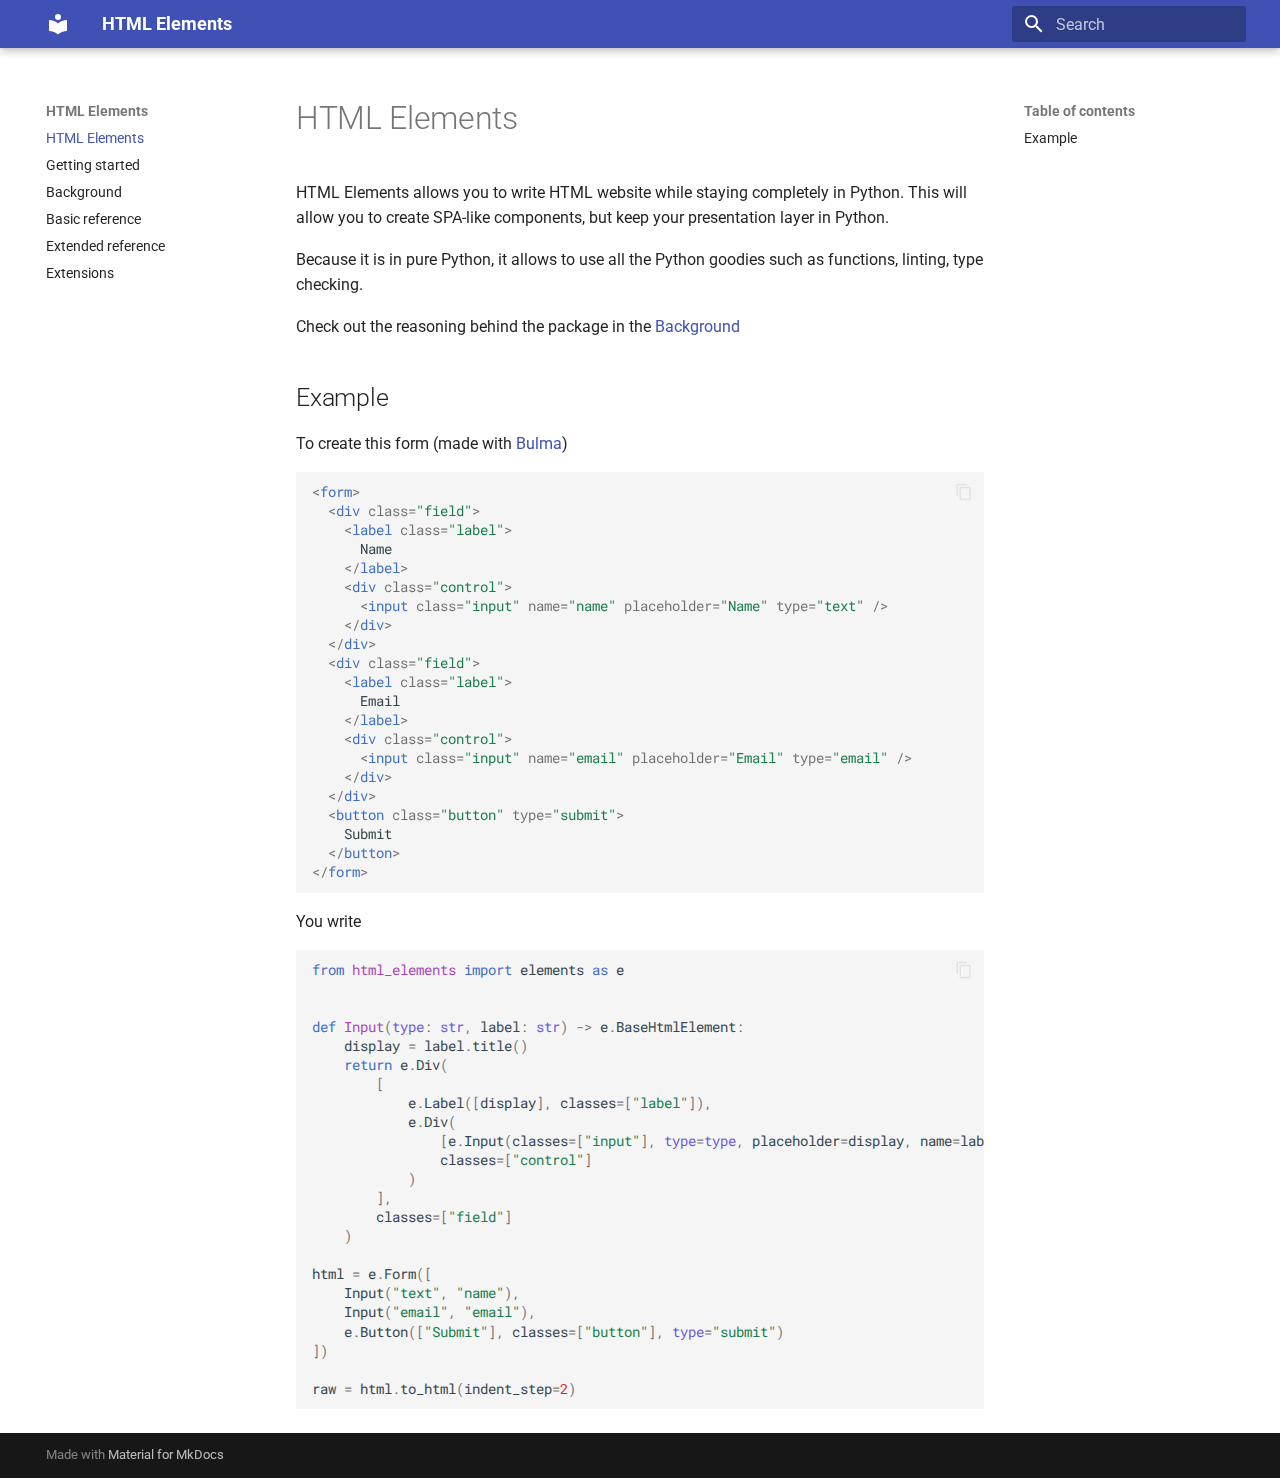
<file: index.html>
<!doctype html>
<html lang="en" class="no-js">
  <head>
    
      <meta charset="utf-8">
      <meta name="viewport" content="width=device-width,initial-scale=1">
      
      
      
      
      
        <link rel="next" href="getting_started/">
      
      
      <link rel="icon" href="assets/images/favicon.png">
      <meta name="generator" content="mkdocs-1.5.3, mkdocs-material-9.5.14">
    
    
      
        <title>HTML Elements</title>
      
    
    
      <link rel="stylesheet" href="assets/stylesheets/main.10ba22f1.min.css">
      
      


    
    
      
    
    
      
        
        
        <link rel="preconnect" href="https://fonts.gstatic.com" crossorigin>
        <link rel="stylesheet" href="https://fonts.googleapis.com/css?family=Roboto:300,300i,400,400i,700,700i%7CRoboto+Mono:400,400i,700,700i&display=fallback">
        <style>:root{--md-text-font:"Roboto";--md-code-font:"Roboto Mono"}</style>
      
    
    
    <script>__md_scope=new URL(".",location),__md_hash=e=>[...e].reduce((e,_)=>(e<<5)-e+_.charCodeAt(0),0),__md_get=(e,_=localStorage,t=__md_scope)=>JSON.parse(_.getItem(t.pathname+"."+e)),__md_set=(e,_,t=localStorage,a=__md_scope)=>{try{t.setItem(a.pathname+"."+e,JSON.stringify(_))}catch(e){}}</script>
    
      

    
    
    
  </head>
  
  
    <body dir="ltr">
  
    
    <input class="md-toggle" data-md-toggle="drawer" type="checkbox" id="__drawer" autocomplete="off">
    <input class="md-toggle" data-md-toggle="search" type="checkbox" id="__search" autocomplete="off">
    <label class="md-overlay" for="__drawer"></label>
    <div data-md-component="skip">
      
        
        <a href="#html-elements" class="md-skip">
          Skip to content
        </a>
      
    </div>
    <div data-md-component="announce">
      
    </div>
    
    
      

  

<header class="md-header md-header--shadow" data-md-component="header">
  <nav class="md-header__inner md-grid" aria-label="Header">
    <a href="." title="HTML Elements" class="md-header__button md-logo" aria-label="HTML Elements" data-md-component="logo">
      
  
  <svg xmlns="http://www.w3.org/2000/svg" viewBox="0 0 24 24"><path d="M12 8a3 3 0 0 0 3-3 3 3 0 0 0-3-3 3 3 0 0 0-3 3 3 3 0 0 0 3 3m0 3.54C9.64 9.35 6.5 8 3 8v11c3.5 0 6.64 1.35 9 3.54 2.36-2.19 5.5-3.54 9-3.54V8c-3.5 0-6.64 1.35-9 3.54Z"/></svg>

    </a>
    <label class="md-header__button md-icon" for="__drawer">
      
      <svg xmlns="http://www.w3.org/2000/svg" viewBox="0 0 24 24"><path d="M3 6h18v2H3V6m0 5h18v2H3v-2m0 5h18v2H3v-2Z"/></svg>
    </label>
    <div class="md-header__title" data-md-component="header-title">
      <div class="md-header__ellipsis">
        <div class="md-header__topic">
          <span class="md-ellipsis">
            HTML Elements
          </span>
        </div>
        <div class="md-header__topic" data-md-component="header-topic">
          <span class="md-ellipsis">
            
              HTML Elements
            
          </span>
        </div>
      </div>
    </div>
    
    
      <script>var media,input,key,value,palette=__md_get("__palette");if(palette&&palette.color){"(prefers-color-scheme)"===palette.color.media&&(media=matchMedia("(prefers-color-scheme: light)"),input=document.querySelector(media.matches?"[data-md-color-media='(prefers-color-scheme: light)']":"[data-md-color-media='(prefers-color-scheme: dark)']"),palette.color.media=input.getAttribute("data-md-color-media"),palette.color.scheme=input.getAttribute("data-md-color-scheme"),palette.color.primary=input.getAttribute("data-md-color-primary"),palette.color.accent=input.getAttribute("data-md-color-accent"));for([key,value]of Object.entries(palette.color))document.body.setAttribute("data-md-color-"+key,value)}</script>
    
    
    
      <label class="md-header__button md-icon" for="__search">
        
        <svg xmlns="http://www.w3.org/2000/svg" viewBox="0 0 24 24"><path d="M9.5 3A6.5 6.5 0 0 1 16 9.5c0 1.61-.59 3.09-1.56 4.23l.27.27h.79l5 5-1.5 1.5-5-5v-.79l-.27-.27A6.516 6.516 0 0 1 9.5 16 6.5 6.5 0 0 1 3 9.5 6.5 6.5 0 0 1 9.5 3m0 2C7 5 5 7 5 9.5S7 14 9.5 14 14 12 14 9.5 12 5 9.5 5Z"/></svg>
      </label>
      <div class="md-search" data-md-component="search" role="dialog">
  <label class="md-search__overlay" for="__search"></label>
  <div class="md-search__inner" role="search">
    <form class="md-search__form" name="search">
      <input type="text" class="md-search__input" name="query" aria-label="Search" placeholder="Search" autocapitalize="off" autocorrect="off" autocomplete="off" spellcheck="false" data-md-component="search-query" required>
      <label class="md-search__icon md-icon" for="__search">
        
        <svg xmlns="http://www.w3.org/2000/svg" viewBox="0 0 24 24"><path d="M9.5 3A6.5 6.5 0 0 1 16 9.5c0 1.61-.59 3.09-1.56 4.23l.27.27h.79l5 5-1.5 1.5-5-5v-.79l-.27-.27A6.516 6.516 0 0 1 9.5 16 6.5 6.5 0 0 1 3 9.5 6.5 6.5 0 0 1 9.5 3m0 2C7 5 5 7 5 9.5S7 14 9.5 14 14 12 14 9.5 12 5 9.5 5Z"/></svg>
        
        <svg xmlns="http://www.w3.org/2000/svg" viewBox="0 0 24 24"><path d="M20 11v2H8l5.5 5.5-1.42 1.42L4.16 12l7.92-7.92L13.5 5.5 8 11h12Z"/></svg>
      </label>
      <nav class="md-search__options" aria-label="Search">
        
        <button type="reset" class="md-search__icon md-icon" title="Clear" aria-label="Clear" tabindex="-1">
          
          <svg xmlns="http://www.w3.org/2000/svg" viewBox="0 0 24 24"><path d="M19 6.41 17.59 5 12 10.59 6.41 5 5 6.41 10.59 12 5 17.59 6.41 19 12 13.41 17.59 19 19 17.59 13.41 12 19 6.41Z"/></svg>
        </button>
      </nav>
      
    </form>
    <div class="md-search__output">
      <div class="md-search__scrollwrap" data-md-scrollfix>
        <div class="md-search-result" data-md-component="search-result">
          <div class="md-search-result__meta">
            Initializing search
          </div>
          <ol class="md-search-result__list" role="presentation"></ol>
        </div>
      </div>
    </div>
  </div>
</div>
    
    
  </nav>
  
</header>
    
    <div class="md-container" data-md-component="container">
      
      
        
          
        
      
      <main class="md-main" data-md-component="main">
        <div class="md-main__inner md-grid">
          
            
              
              <div class="md-sidebar md-sidebar--primary" data-md-component="sidebar" data-md-type="navigation" >
                <div class="md-sidebar__scrollwrap">
                  <div class="md-sidebar__inner">
                    



<nav class="md-nav md-nav--primary" aria-label="Navigation" data-md-level="0">
  <label class="md-nav__title" for="__drawer">
    <a href="." title="HTML Elements" class="md-nav__button md-logo" aria-label="HTML Elements" data-md-component="logo">
      
  
  <svg xmlns="http://www.w3.org/2000/svg" viewBox="0 0 24 24"><path d="M12 8a3 3 0 0 0 3-3 3 3 0 0 0-3-3 3 3 0 0 0-3 3 3 3 0 0 0 3 3m0 3.54C9.64 9.35 6.5 8 3 8v11c3.5 0 6.64 1.35 9 3.54 2.36-2.19 5.5-3.54 9-3.54V8c-3.5 0-6.64 1.35-9 3.54Z"/></svg>

    </a>
    HTML Elements
  </label>
  
  <ul class="md-nav__list" data-md-scrollfix>
    
      
      
  
  
    
  
  
  
    <li class="md-nav__item md-nav__item--active">
      
      <input class="md-nav__toggle md-toggle" type="checkbox" id="__toc">
      
      
        
      
      
        <label class="md-nav__link md-nav__link--active" for="__toc">
          
  
  <span class="md-ellipsis">
    HTML Elements
  </span>
  

          <span class="md-nav__icon md-icon"></span>
        </label>
      
      <a href="." class="md-nav__link md-nav__link--active">
        
  
  <span class="md-ellipsis">
    HTML Elements
  </span>
  

      </a>
      
        

<nav class="md-nav md-nav--secondary" aria-label="Table of contents">
  
  
  
    
  
  
    <label class="md-nav__title" for="__toc">
      <span class="md-nav__icon md-icon"></span>
      Table of contents
    </label>
    <ul class="md-nav__list" data-md-component="toc" data-md-scrollfix>
      
        <li class="md-nav__item">
  <a href="#example" class="md-nav__link">
    <span class="md-ellipsis">
      Example
    </span>
  </a>
  
</li>
      
    </ul>
  
</nav>
      
    </li>
  

    
      
      
  
  
  
  
    <li class="md-nav__item">
      <a href="getting_started/" class="md-nav__link">
        
  
  <span class="md-ellipsis">
    Getting started
  </span>
  

      </a>
    </li>
  

    
      
      
  
  
  
  
    <li class="md-nav__item">
      <a href="background/" class="md-nav__link">
        
  
  <span class="md-ellipsis">
    Background
  </span>
  

      </a>
    </li>
  

    
      
      
  
  
  
  
    <li class="md-nav__item">
      <a href="basic_reference/" class="md-nav__link">
        
  
  <span class="md-ellipsis">
    Basic reference
  </span>
  

      </a>
    </li>
  

    
      
      
  
  
  
  
    <li class="md-nav__item">
      <a href="extended_reference/" class="md-nav__link">
        
  
  <span class="md-ellipsis">
    Extended reference
  </span>
  

      </a>
    </li>
  

    
      
      
  
  
  
  
    <li class="md-nav__item">
      <a href="extensions/" class="md-nav__link">
        
  
  <span class="md-ellipsis">
    Extensions
  </span>
  

      </a>
    </li>
  

    
  </ul>
</nav>
                  </div>
                </div>
              </div>
            
            
              
              <div class="md-sidebar md-sidebar--secondary" data-md-component="sidebar" data-md-type="toc" >
                <div class="md-sidebar__scrollwrap">
                  <div class="md-sidebar__inner">
                    

<nav class="md-nav md-nav--secondary" aria-label="Table of contents">
  
  
  
    
  
  
    <label class="md-nav__title" for="__toc">
      <span class="md-nav__icon md-icon"></span>
      Table of contents
    </label>
    <ul class="md-nav__list" data-md-component="toc" data-md-scrollfix>
      
        <li class="md-nav__item">
  <a href="#example" class="md-nav__link">
    <span class="md-ellipsis">
      Example
    </span>
  </a>
  
</li>
      
    </ul>
  
</nav>
                  </div>
                </div>
              </div>
            
          
          
            <div class="md-content" data-md-component="content">
              <article class="md-content__inner md-typeset">
                
                  


<h1 id="html-elements">HTML Elements</h1>
<p>HTML Elements allows you to write HTML website while staying completely in Python. This will allow you to create SPA-like components, but keep your presentation layer in Python.</p>
<p>Because it is in pure Python, it allows to use all the Python goodies such as functions, linting, type checking.</p>
<p>Check out the reasoning behind the package in the <a href="background/">Background</a></p>
<h2 id="example">Example</h2>
<p>To create this form (made with <a href="https://bulma.io/">Bulma</a>)</p>
<div class="language-html highlight"><pre><span></span><code><span id="__span-0-1"><a id="__codelineno-0-1" name="__codelineno-0-1" href="#__codelineno-0-1"></a><span class="p">&lt;</span><span class="nt">form</span><span class="p">&gt;</span>
</span><span id="__span-0-2"><a id="__codelineno-0-2" name="__codelineno-0-2" href="#__codelineno-0-2"></a>  <span class="p">&lt;</span><span class="nt">div</span> <span class="na">class</span><span class="o">=</span><span class="s">&quot;field&quot;</span><span class="p">&gt;</span>
</span><span id="__span-0-3"><a id="__codelineno-0-3" name="__codelineno-0-3" href="#__codelineno-0-3"></a>    <span class="p">&lt;</span><span class="nt">label</span> <span class="na">class</span><span class="o">=</span><span class="s">&quot;label&quot;</span><span class="p">&gt;</span>
</span><span id="__span-0-4"><a id="__codelineno-0-4" name="__codelineno-0-4" href="#__codelineno-0-4"></a>      Name
</span><span id="__span-0-5"><a id="__codelineno-0-5" name="__codelineno-0-5" href="#__codelineno-0-5"></a>    <span class="p">&lt;/</span><span class="nt">label</span><span class="p">&gt;</span>
</span><span id="__span-0-6"><a id="__codelineno-0-6" name="__codelineno-0-6" href="#__codelineno-0-6"></a>    <span class="p">&lt;</span><span class="nt">div</span> <span class="na">class</span><span class="o">=</span><span class="s">&quot;control&quot;</span><span class="p">&gt;</span>
</span><span id="__span-0-7"><a id="__codelineno-0-7" name="__codelineno-0-7" href="#__codelineno-0-7"></a>      <span class="p">&lt;</span><span class="nt">input</span> <span class="na">class</span><span class="o">=</span><span class="s">&quot;input&quot;</span> <span class="na">name</span><span class="o">=</span><span class="s">&quot;name&quot;</span> <span class="na">placeholder</span><span class="o">=</span><span class="s">&quot;Name&quot;</span> <span class="na">type</span><span class="o">=</span><span class="s">&quot;text&quot;</span> <span class="p">/&gt;</span>
</span><span id="__span-0-8"><a id="__codelineno-0-8" name="__codelineno-0-8" href="#__codelineno-0-8"></a>    <span class="p">&lt;/</span><span class="nt">div</span><span class="p">&gt;</span>
</span><span id="__span-0-9"><a id="__codelineno-0-9" name="__codelineno-0-9" href="#__codelineno-0-9"></a>  <span class="p">&lt;/</span><span class="nt">div</span><span class="p">&gt;</span>
</span><span id="__span-0-10"><a id="__codelineno-0-10" name="__codelineno-0-10" href="#__codelineno-0-10"></a>  <span class="p">&lt;</span><span class="nt">div</span> <span class="na">class</span><span class="o">=</span><span class="s">&quot;field&quot;</span><span class="p">&gt;</span>
</span><span id="__span-0-11"><a id="__codelineno-0-11" name="__codelineno-0-11" href="#__codelineno-0-11"></a>    <span class="p">&lt;</span><span class="nt">label</span> <span class="na">class</span><span class="o">=</span><span class="s">&quot;label&quot;</span><span class="p">&gt;</span>
</span><span id="__span-0-12"><a id="__codelineno-0-12" name="__codelineno-0-12" href="#__codelineno-0-12"></a>      Email
</span><span id="__span-0-13"><a id="__codelineno-0-13" name="__codelineno-0-13" href="#__codelineno-0-13"></a>    <span class="p">&lt;/</span><span class="nt">label</span><span class="p">&gt;</span>
</span><span id="__span-0-14"><a id="__codelineno-0-14" name="__codelineno-0-14" href="#__codelineno-0-14"></a>    <span class="p">&lt;</span><span class="nt">div</span> <span class="na">class</span><span class="o">=</span><span class="s">&quot;control&quot;</span><span class="p">&gt;</span>
</span><span id="__span-0-15"><a id="__codelineno-0-15" name="__codelineno-0-15" href="#__codelineno-0-15"></a>      <span class="p">&lt;</span><span class="nt">input</span> <span class="na">class</span><span class="o">=</span><span class="s">&quot;input&quot;</span> <span class="na">name</span><span class="o">=</span><span class="s">&quot;email&quot;</span> <span class="na">placeholder</span><span class="o">=</span><span class="s">&quot;Email&quot;</span> <span class="na">type</span><span class="o">=</span><span class="s">&quot;email&quot;</span> <span class="p">/&gt;</span>
</span><span id="__span-0-16"><a id="__codelineno-0-16" name="__codelineno-0-16" href="#__codelineno-0-16"></a>    <span class="p">&lt;/</span><span class="nt">div</span><span class="p">&gt;</span>
</span><span id="__span-0-17"><a id="__codelineno-0-17" name="__codelineno-0-17" href="#__codelineno-0-17"></a>  <span class="p">&lt;/</span><span class="nt">div</span><span class="p">&gt;</span>
</span><span id="__span-0-18"><a id="__codelineno-0-18" name="__codelineno-0-18" href="#__codelineno-0-18"></a>  <span class="p">&lt;</span><span class="nt">button</span> <span class="na">class</span><span class="o">=</span><span class="s">&quot;button&quot;</span> <span class="na">type</span><span class="o">=</span><span class="s">&quot;submit&quot;</span><span class="p">&gt;</span>
</span><span id="__span-0-19"><a id="__codelineno-0-19" name="__codelineno-0-19" href="#__codelineno-0-19"></a>    Submit
</span><span id="__span-0-20"><a id="__codelineno-0-20" name="__codelineno-0-20" href="#__codelineno-0-20"></a>  <span class="p">&lt;/</span><span class="nt">button</span><span class="p">&gt;</span>
</span><span id="__span-0-21"><a id="__codelineno-0-21" name="__codelineno-0-21" href="#__codelineno-0-21"></a><span class="p">&lt;/</span><span class="nt">form</span><span class="p">&gt;</span>
</span></code></pre></div>
<p>You write</p>
<div class="language-python highlight"><pre><span></span><code><span id="__span-1-1"><a id="__codelineno-1-1" name="__codelineno-1-1" href="#__codelineno-1-1"></a><span class="kn">from</span> <span class="nn">html_elements</span> <span class="kn">import</span> <span class="n">elements</span> <span class="k">as</span> <span class="n">e</span>
</span><span id="__span-1-2"><a id="__codelineno-1-2" name="__codelineno-1-2" href="#__codelineno-1-2"></a>
</span><span id="__span-1-3"><a id="__codelineno-1-3" name="__codelineno-1-3" href="#__codelineno-1-3"></a>
</span><span id="__span-1-4"><a id="__codelineno-1-4" name="__codelineno-1-4" href="#__codelineno-1-4"></a><span class="k">def</span> <span class="nf">Input</span><span class="p">(</span><span class="nb">type</span><span class="p">:</span> <span class="nb">str</span><span class="p">,</span> <span class="n">label</span><span class="p">:</span> <span class="nb">str</span><span class="p">)</span> <span class="o">-&gt;</span> <span class="n">e</span><span class="o">.</span><span class="n">BaseHtmlElement</span><span class="p">:</span>
</span><span id="__span-1-5"><a id="__codelineno-1-5" name="__codelineno-1-5" href="#__codelineno-1-5"></a>    <span class="n">display</span> <span class="o">=</span> <span class="n">label</span><span class="o">.</span><span class="n">title</span><span class="p">()</span>
</span><span id="__span-1-6"><a id="__codelineno-1-6" name="__codelineno-1-6" href="#__codelineno-1-6"></a>    <span class="k">return</span> <span class="n">e</span><span class="o">.</span><span class="n">Div</span><span class="p">(</span>
</span><span id="__span-1-7"><a id="__codelineno-1-7" name="__codelineno-1-7" href="#__codelineno-1-7"></a>        <span class="p">[</span>
</span><span id="__span-1-8"><a id="__codelineno-1-8" name="__codelineno-1-8" href="#__codelineno-1-8"></a>            <span class="n">e</span><span class="o">.</span><span class="n">Label</span><span class="p">([</span><span class="n">display</span><span class="p">],</span> <span class="n">classes</span><span class="o">=</span><span class="p">[</span><span class="s2">&quot;label&quot;</span><span class="p">]),</span>
</span><span id="__span-1-9"><a id="__codelineno-1-9" name="__codelineno-1-9" href="#__codelineno-1-9"></a>            <span class="n">e</span><span class="o">.</span><span class="n">Div</span><span class="p">(</span>
</span><span id="__span-1-10"><a id="__codelineno-1-10" name="__codelineno-1-10" href="#__codelineno-1-10"></a>                <span class="p">[</span><span class="n">e</span><span class="o">.</span><span class="n">Input</span><span class="p">(</span><span class="n">classes</span><span class="o">=</span><span class="p">[</span><span class="s2">&quot;input&quot;</span><span class="p">],</span> <span class="nb">type</span><span class="o">=</span><span class="nb">type</span><span class="p">,</span> <span class="n">placeholder</span><span class="o">=</span><span class="n">display</span><span class="p">,</span> <span class="n">name</span><span class="o">=</span><span class="n">label</span><span class="p">)],</span>
</span><span id="__span-1-11"><a id="__codelineno-1-11" name="__codelineno-1-11" href="#__codelineno-1-11"></a>                <span class="n">classes</span><span class="o">=</span><span class="p">[</span><span class="s2">&quot;control&quot;</span><span class="p">]</span>
</span><span id="__span-1-12"><a id="__codelineno-1-12" name="__codelineno-1-12" href="#__codelineno-1-12"></a>            <span class="p">)</span>
</span><span id="__span-1-13"><a id="__codelineno-1-13" name="__codelineno-1-13" href="#__codelineno-1-13"></a>        <span class="p">],</span>
</span><span id="__span-1-14"><a id="__codelineno-1-14" name="__codelineno-1-14" href="#__codelineno-1-14"></a>        <span class="n">classes</span><span class="o">=</span><span class="p">[</span><span class="s2">&quot;field&quot;</span><span class="p">]</span>
</span><span id="__span-1-15"><a id="__codelineno-1-15" name="__codelineno-1-15" href="#__codelineno-1-15"></a>    <span class="p">)</span>
</span><span id="__span-1-16"><a id="__codelineno-1-16" name="__codelineno-1-16" href="#__codelineno-1-16"></a>
</span><span id="__span-1-17"><a id="__codelineno-1-17" name="__codelineno-1-17" href="#__codelineno-1-17"></a><span class="n">html</span> <span class="o">=</span> <span class="n">e</span><span class="o">.</span><span class="n">Form</span><span class="p">([</span>
</span><span id="__span-1-18"><a id="__codelineno-1-18" name="__codelineno-1-18" href="#__codelineno-1-18"></a>    <span class="n">Input</span><span class="p">(</span><span class="s2">&quot;text&quot;</span><span class="p">,</span> <span class="s2">&quot;name&quot;</span><span class="p">),</span>
</span><span id="__span-1-19"><a id="__codelineno-1-19" name="__codelineno-1-19" href="#__codelineno-1-19"></a>    <span class="n">Input</span><span class="p">(</span><span class="s2">&quot;email&quot;</span><span class="p">,</span> <span class="s2">&quot;email&quot;</span><span class="p">),</span>
</span><span id="__span-1-20"><a id="__codelineno-1-20" name="__codelineno-1-20" href="#__codelineno-1-20"></a>    <span class="n">e</span><span class="o">.</span><span class="n">Button</span><span class="p">([</span><span class="s2">&quot;Submit&quot;</span><span class="p">],</span> <span class="n">classes</span><span class="o">=</span><span class="p">[</span><span class="s2">&quot;button&quot;</span><span class="p">],</span> <span class="nb">type</span><span class="o">=</span><span class="s2">&quot;submit&quot;</span><span class="p">)</span>
</span><span id="__span-1-21"><a id="__codelineno-1-21" name="__codelineno-1-21" href="#__codelineno-1-21"></a><span class="p">])</span>
</span><span id="__span-1-22"><a id="__codelineno-1-22" name="__codelineno-1-22" href="#__codelineno-1-22"></a>
</span><span id="__span-1-23"><a id="__codelineno-1-23" name="__codelineno-1-23" href="#__codelineno-1-23"></a><span class="n">raw</span> <span class="o">=</span> <span class="n">html</span><span class="o">.</span><span class="n">to_html</span><span class="p">(</span><span class="n">indent_step</span><span class="o">=</span><span class="mi">2</span><span class="p">)</span>
</span></code></pre></div>












                
              </article>
            </div>
          
          
<script>var target=document.getElementById(location.hash.slice(1));target&&target.name&&(target.checked=target.name.startsWith("__tabbed_"))</script>
        </div>
        
      </main>
      
        <footer class="md-footer">
  
  <div class="md-footer-meta md-typeset">
    <div class="md-footer-meta__inner md-grid">
      <div class="md-copyright">
  
  
    Made with
    <a href="https://squidfunk.github.io/mkdocs-material/" target="_blank" rel="noopener">
      Material for MkDocs
    </a>
  
</div>
      
    </div>
  </div>
</footer>
      
    </div>
    <div class="md-dialog" data-md-component="dialog">
      <div class="md-dialog__inner md-typeset"></div>
    </div>
    
    
    <script id="__config" type="application/json">{"base": ".", "features": ["content.code.copy"], "search": "assets/javascripts/workers/search.b8dbb3d2.min.js", "translations": {"clipboard.copied": "Copied to clipboard", "clipboard.copy": "Copy to clipboard", "search.result.more.one": "1 more on this page", "search.result.more.other": "# more on this page", "search.result.none": "No matching documents", "search.result.one": "1 matching document", "search.result.other": "# matching documents", "search.result.placeholder": "Type to start searching", "search.result.term.missing": "Missing", "select.version": "Select version"}}</script>
    
    
      <script src="assets/javascripts/bundle.bd41221c.min.js"></script>
      
    
  </body>
</html>
</file>
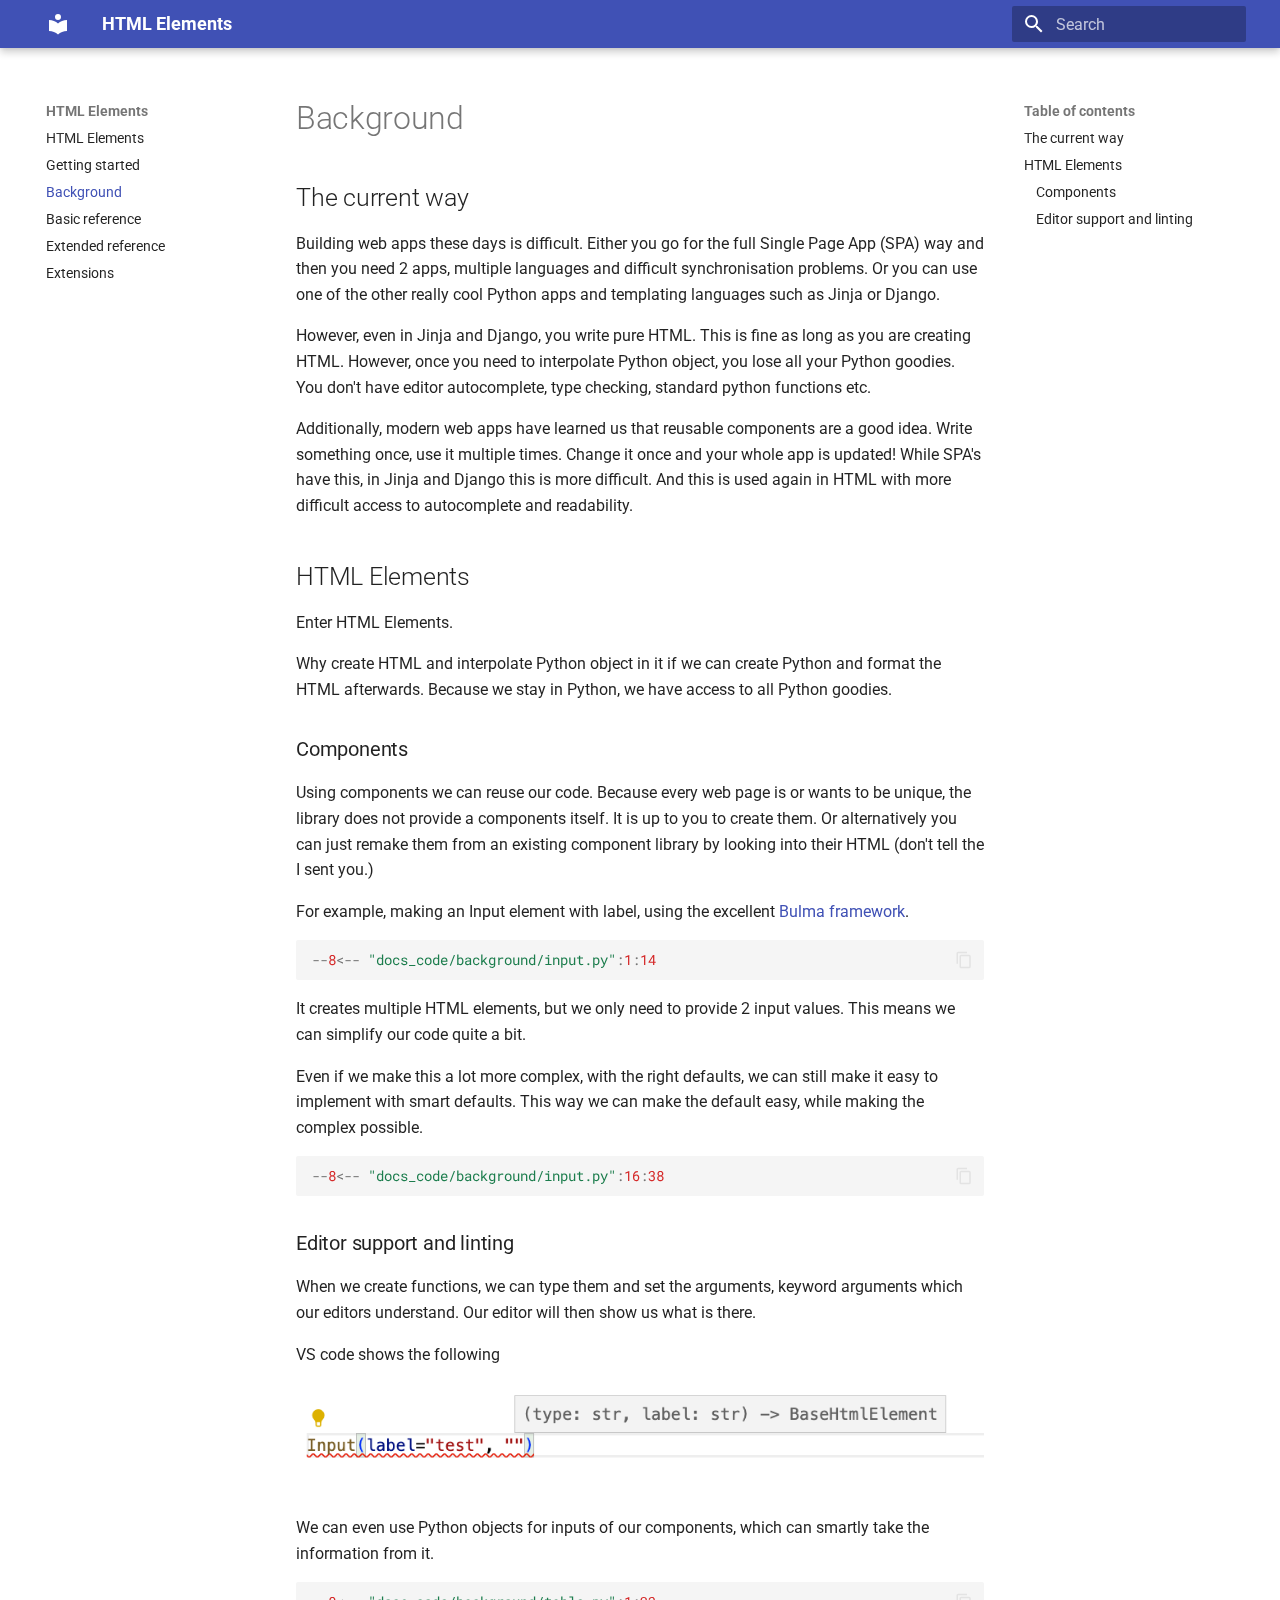
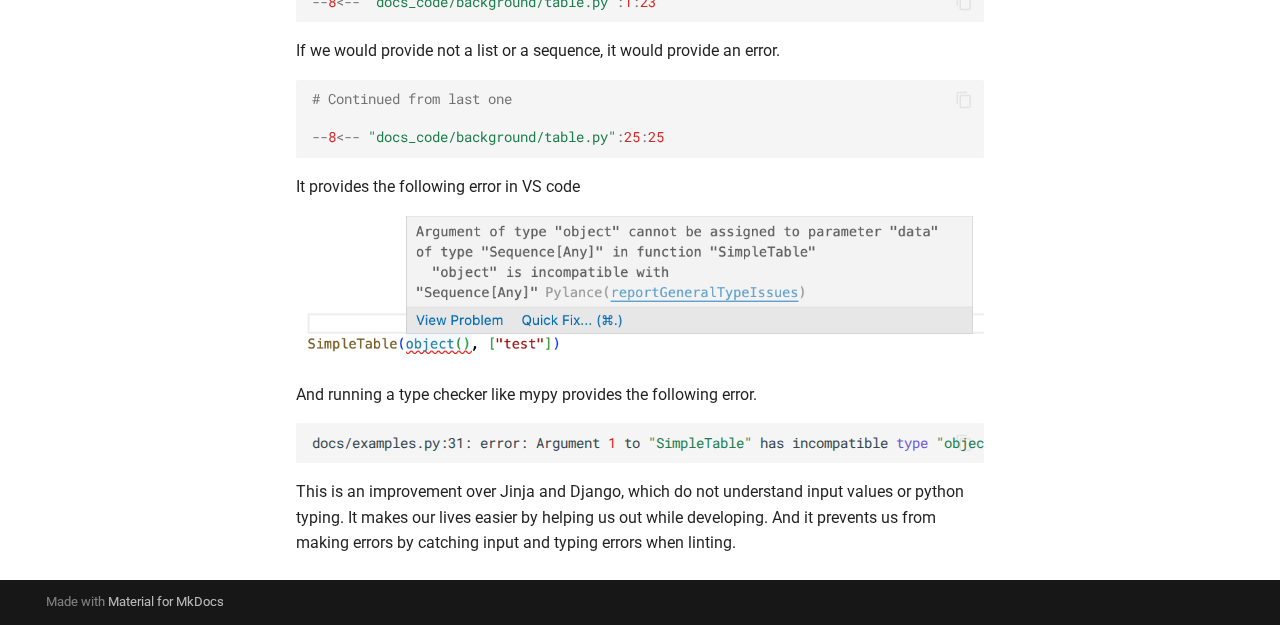
<file: background/index.html>
<!doctype html>
<html lang="en" class="no-js">
  <head>
    
      <meta charset="utf-8">
      <meta name="viewport" content="width=device-width,initial-scale=1">
      
      
      
      
        <link rel="prev" href="../getting_started/">
      
      
        <link rel="next" href="../basic_reference/">
      
      
      <link rel="icon" href="../assets/images/favicon.png">
      <meta name="generator" content="mkdocs-1.5.3, mkdocs-material-9.5.14">
    
    
      
        <title>Background - HTML Elements</title>
      
    
    
      <link rel="stylesheet" href="../assets/stylesheets/main.10ba22f1.min.css">
      
      


    
    
      
    
    
      
        
        
        <link rel="preconnect" href="https://fonts.gstatic.com" crossorigin>
        <link rel="stylesheet" href="https://fonts.googleapis.com/css?family=Roboto:300,300i,400,400i,700,700i%7CRoboto+Mono:400,400i,700,700i&display=fallback">
        <style>:root{--md-text-font:"Roboto";--md-code-font:"Roboto Mono"}</style>
      
    
    
    <script>__md_scope=new URL("..",location),__md_hash=e=>[...e].reduce((e,_)=>(e<<5)-e+_.charCodeAt(0),0),__md_get=(e,_=localStorage,t=__md_scope)=>JSON.parse(_.getItem(t.pathname+"."+e)),__md_set=(e,_,t=localStorage,a=__md_scope)=>{try{t.setItem(a.pathname+"."+e,JSON.stringify(_))}catch(e){}}</script>
    
      

    
    
    
  </head>
  
  
    <body dir="ltr">
  
    
    <input class="md-toggle" data-md-toggle="drawer" type="checkbox" id="__drawer" autocomplete="off">
    <input class="md-toggle" data-md-toggle="search" type="checkbox" id="__search" autocomplete="off">
    <label class="md-overlay" for="__drawer"></label>
    <div data-md-component="skip">
      
        
        <a href="#background" class="md-skip">
          Skip to content
        </a>
      
    </div>
    <div data-md-component="announce">
      
    </div>
    
    
      

  

<header class="md-header md-header--shadow" data-md-component="header">
  <nav class="md-header__inner md-grid" aria-label="Header">
    <a href=".." title="HTML Elements" class="md-header__button md-logo" aria-label="HTML Elements" data-md-component="logo">
      
  
  <svg xmlns="http://www.w3.org/2000/svg" viewBox="0 0 24 24"><path d="M12 8a3 3 0 0 0 3-3 3 3 0 0 0-3-3 3 3 0 0 0-3 3 3 3 0 0 0 3 3m0 3.54C9.64 9.35 6.5 8 3 8v11c3.5 0 6.64 1.35 9 3.54 2.36-2.19 5.5-3.54 9-3.54V8c-3.5 0-6.64 1.35-9 3.54Z"/></svg>

    </a>
    <label class="md-header__button md-icon" for="__drawer">
      
      <svg xmlns="http://www.w3.org/2000/svg" viewBox="0 0 24 24"><path d="M3 6h18v2H3V6m0 5h18v2H3v-2m0 5h18v2H3v-2Z"/></svg>
    </label>
    <div class="md-header__title" data-md-component="header-title">
      <div class="md-header__ellipsis">
        <div class="md-header__topic">
          <span class="md-ellipsis">
            HTML Elements
          </span>
        </div>
        <div class="md-header__topic" data-md-component="header-topic">
          <span class="md-ellipsis">
            
              Background
            
          </span>
        </div>
      </div>
    </div>
    
    
      <script>var media,input,key,value,palette=__md_get("__palette");if(palette&&palette.color){"(prefers-color-scheme)"===palette.color.media&&(media=matchMedia("(prefers-color-scheme: light)"),input=document.querySelector(media.matches?"[data-md-color-media='(prefers-color-scheme: light)']":"[data-md-color-media='(prefers-color-scheme: dark)']"),palette.color.media=input.getAttribute("data-md-color-media"),palette.color.scheme=input.getAttribute("data-md-color-scheme"),palette.color.primary=input.getAttribute("data-md-color-primary"),palette.color.accent=input.getAttribute("data-md-color-accent"));for([key,value]of Object.entries(palette.color))document.body.setAttribute("data-md-color-"+key,value)}</script>
    
    
    
      <label class="md-header__button md-icon" for="__search">
        
        <svg xmlns="http://www.w3.org/2000/svg" viewBox="0 0 24 24"><path d="M9.5 3A6.5 6.5 0 0 1 16 9.5c0 1.61-.59 3.09-1.56 4.23l.27.27h.79l5 5-1.5 1.5-5-5v-.79l-.27-.27A6.516 6.516 0 0 1 9.5 16 6.5 6.5 0 0 1 3 9.5 6.5 6.5 0 0 1 9.5 3m0 2C7 5 5 7 5 9.5S7 14 9.5 14 14 12 14 9.5 12 5 9.5 5Z"/></svg>
      </label>
      <div class="md-search" data-md-component="search" role="dialog">
  <label class="md-search__overlay" for="__search"></label>
  <div class="md-search__inner" role="search">
    <form class="md-search__form" name="search">
      <input type="text" class="md-search__input" name="query" aria-label="Search" placeholder="Search" autocapitalize="off" autocorrect="off" autocomplete="off" spellcheck="false" data-md-component="search-query" required>
      <label class="md-search__icon md-icon" for="__search">
        
        <svg xmlns="http://www.w3.org/2000/svg" viewBox="0 0 24 24"><path d="M9.5 3A6.5 6.5 0 0 1 16 9.5c0 1.61-.59 3.09-1.56 4.23l.27.27h.79l5 5-1.5 1.5-5-5v-.79l-.27-.27A6.516 6.516 0 0 1 9.5 16 6.5 6.5 0 0 1 3 9.5 6.5 6.5 0 0 1 9.5 3m0 2C7 5 5 7 5 9.5S7 14 9.5 14 14 12 14 9.5 12 5 9.5 5Z"/></svg>
        
        <svg xmlns="http://www.w3.org/2000/svg" viewBox="0 0 24 24"><path d="M20 11v2H8l5.5 5.5-1.42 1.42L4.16 12l7.92-7.92L13.5 5.5 8 11h12Z"/></svg>
      </label>
      <nav class="md-search__options" aria-label="Search">
        
        <button type="reset" class="md-search__icon md-icon" title="Clear" aria-label="Clear" tabindex="-1">
          
          <svg xmlns="http://www.w3.org/2000/svg" viewBox="0 0 24 24"><path d="M19 6.41 17.59 5 12 10.59 6.41 5 5 6.41 10.59 12 5 17.59 6.41 19 12 13.41 17.59 19 19 17.59 13.41 12 19 6.41Z"/></svg>
        </button>
      </nav>
      
    </form>
    <div class="md-search__output">
      <div class="md-search__scrollwrap" data-md-scrollfix>
        <div class="md-search-result" data-md-component="search-result">
          <div class="md-search-result__meta">
            Initializing search
          </div>
          <ol class="md-search-result__list" role="presentation"></ol>
        </div>
      </div>
    </div>
  </div>
</div>
    
    
  </nav>
  
</header>
    
    <div class="md-container" data-md-component="container">
      
      
        
          
        
      
      <main class="md-main" data-md-component="main">
        <div class="md-main__inner md-grid">
          
            
              
              <div class="md-sidebar md-sidebar--primary" data-md-component="sidebar" data-md-type="navigation" >
                <div class="md-sidebar__scrollwrap">
                  <div class="md-sidebar__inner">
                    



<nav class="md-nav md-nav--primary" aria-label="Navigation" data-md-level="0">
  <label class="md-nav__title" for="__drawer">
    <a href=".." title="HTML Elements" class="md-nav__button md-logo" aria-label="HTML Elements" data-md-component="logo">
      
  
  <svg xmlns="http://www.w3.org/2000/svg" viewBox="0 0 24 24"><path d="M12 8a3 3 0 0 0 3-3 3 3 0 0 0-3-3 3 3 0 0 0-3 3 3 3 0 0 0 3 3m0 3.54C9.64 9.35 6.5 8 3 8v11c3.5 0 6.64 1.35 9 3.54 2.36-2.19 5.5-3.54 9-3.54V8c-3.5 0-6.64 1.35-9 3.54Z"/></svg>

    </a>
    HTML Elements
  </label>
  
  <ul class="md-nav__list" data-md-scrollfix>
    
      
      
  
  
  
  
    <li class="md-nav__item">
      <a href=".." class="md-nav__link">
        
  
  <span class="md-ellipsis">
    HTML Elements
  </span>
  

      </a>
    </li>
  

    
      
      
  
  
  
  
    <li class="md-nav__item">
      <a href="../getting_started/" class="md-nav__link">
        
  
  <span class="md-ellipsis">
    Getting started
  </span>
  

      </a>
    </li>
  

    
      
      
  
  
    
  
  
  
    <li class="md-nav__item md-nav__item--active">
      
      <input class="md-nav__toggle md-toggle" type="checkbox" id="__toc">
      
      
        
      
      
        <label class="md-nav__link md-nav__link--active" for="__toc">
          
  
  <span class="md-ellipsis">
    Background
  </span>
  

          <span class="md-nav__icon md-icon"></span>
        </label>
      
      <a href="./" class="md-nav__link md-nav__link--active">
        
  
  <span class="md-ellipsis">
    Background
  </span>
  

      </a>
      
        

<nav class="md-nav md-nav--secondary" aria-label="Table of contents">
  
  
  
    
  
  
    <label class="md-nav__title" for="__toc">
      <span class="md-nav__icon md-icon"></span>
      Table of contents
    </label>
    <ul class="md-nav__list" data-md-component="toc" data-md-scrollfix>
      
        <li class="md-nav__item">
  <a href="#the-current-way" class="md-nav__link">
    <span class="md-ellipsis">
      The current way
    </span>
  </a>
  
</li>
      
        <li class="md-nav__item">
  <a href="#html-elements" class="md-nav__link">
    <span class="md-ellipsis">
      HTML Elements
    </span>
  </a>
  
    <nav class="md-nav" aria-label="HTML Elements">
      <ul class="md-nav__list">
        
          <li class="md-nav__item">
  <a href="#components" class="md-nav__link">
    <span class="md-ellipsis">
      Components
    </span>
  </a>
  
</li>
        
          <li class="md-nav__item">
  <a href="#editor-support-and-linting" class="md-nav__link">
    <span class="md-ellipsis">
      Editor support and linting
    </span>
  </a>
  
</li>
        
      </ul>
    </nav>
  
</li>
      
    </ul>
  
</nav>
      
    </li>
  

    
      
      
  
  
  
  
    <li class="md-nav__item">
      <a href="../basic_reference/" class="md-nav__link">
        
  
  <span class="md-ellipsis">
    Basic reference
  </span>
  

      </a>
    </li>
  

    
      
      
  
  
  
  
    <li class="md-nav__item">
      <a href="../extended_reference/" class="md-nav__link">
        
  
  <span class="md-ellipsis">
    Extended reference
  </span>
  

      </a>
    </li>
  

    
      
      
  
  
  
  
    <li class="md-nav__item">
      <a href="../extensions/" class="md-nav__link">
        
  
  <span class="md-ellipsis">
    Extensions
  </span>
  

      </a>
    </li>
  

    
  </ul>
</nav>
                  </div>
                </div>
              </div>
            
            
              
              <div class="md-sidebar md-sidebar--secondary" data-md-component="sidebar" data-md-type="toc" >
                <div class="md-sidebar__scrollwrap">
                  <div class="md-sidebar__inner">
                    

<nav class="md-nav md-nav--secondary" aria-label="Table of contents">
  
  
  
    
  
  
    <label class="md-nav__title" for="__toc">
      <span class="md-nav__icon md-icon"></span>
      Table of contents
    </label>
    <ul class="md-nav__list" data-md-component="toc" data-md-scrollfix>
      
        <li class="md-nav__item">
  <a href="#the-current-way" class="md-nav__link">
    <span class="md-ellipsis">
      The current way
    </span>
  </a>
  
</li>
      
        <li class="md-nav__item">
  <a href="#html-elements" class="md-nav__link">
    <span class="md-ellipsis">
      HTML Elements
    </span>
  </a>
  
    <nav class="md-nav" aria-label="HTML Elements">
      <ul class="md-nav__list">
        
          <li class="md-nav__item">
  <a href="#components" class="md-nav__link">
    <span class="md-ellipsis">
      Components
    </span>
  </a>
  
</li>
        
          <li class="md-nav__item">
  <a href="#editor-support-and-linting" class="md-nav__link">
    <span class="md-ellipsis">
      Editor support and linting
    </span>
  </a>
  
</li>
        
      </ul>
    </nav>
  
</li>
      
    </ul>
  
</nav>
                  </div>
                </div>
              </div>
            
          
          
            <div class="md-content" data-md-component="content">
              <article class="md-content__inner md-typeset">
                
                  


<h1 id="background">Background</h1>
<h2 id="the-current-way">The current way</h2>
<p>Building web apps these days is difficult. 
Either you go for the full Single Page App (SPA) way and then you need 2 apps, multiple languages and difficult synchronisation problems.
Or you can use one of the other really cool Python apps and templating languages such as Jinja or Django.</p>
<p>However, even in Jinja and Django, you write pure HTML. 
This is fine as long as you are creating HTML. However, once you need to interpolate Python object, you lose all your Python goodies. 
You don't have editor autocomplete, type checking, standard python functions etc. </p>
<p>Additionally, modern web apps have learned us that reusable components are a good idea. 
Write something once, use it multiple times. 
Change it once and your whole app is updated! While SPA's have this, in Jinja and Django this is more difficult. 
And this is used again in HTML with more difficult access to autocomplete and readability.</p>
<h2 id="html-elements">HTML Elements</h2>
<p>Enter HTML Elements. </p>
<p>Why create HTML and interpolate Python object in it if we can create Python and format the HTML afterwards. 
Because we stay in Python, we have access to all Python goodies. </p>
<h3 id="components">Components</h3>
<p>Using components we can reuse our code. Because every web page is or wants to be unique, the library does not provide a components itself.
It is up to you to create them. 
Or alternatively you can just remake them from an existing component library by looking into their HTML (don't tell the I sent you.)</p>
<p>For example, making an Input element with label, using the excellent <a href="https://bulma.io">Bulma framework</a>.</p>
<div class="language-python highlight"><pre><span></span><code><span id="__span-0-1"><a id="__codelineno-0-1" name="__codelineno-0-1" href="#__codelineno-0-1"></a><span class="o">--</span><span class="mi">8</span><span class="o">&lt;--</span> <span class="s2">&quot;docs_code/background/input.py&quot;</span><span class="p">:</span><span class="mi">1</span><span class="p">:</span><span class="mi">14</span>
</span></code></pre></div>
<p>It creates multiple HTML elements, but we only need to provide 2 input values. 
This means we can simplify our code quite a bit.</p>
<p>Even if we make this a lot more complex, with the right defaults, we can still make it easy to implement with smart defaults. This way we can make the default easy, while making the complex possible.</p>
<div class="language-python highlight"><pre><span></span><code><span id="__span-1-1"><a id="__codelineno-1-1" name="__codelineno-1-1" href="#__codelineno-1-1"></a><span class="o">--</span><span class="mi">8</span><span class="o">&lt;--</span> <span class="s2">&quot;docs_code/background/input.py&quot;</span><span class="p">:</span><span class="mi">16</span><span class="p">:</span><span class="mi">38</span>
</span></code></pre></div>
<h3 id="editor-support-and-linting">Editor support and linting</h3>
<p>When we create functions, we can type them and set the arguments, keyword arguments  which our editors understand. Our editor will then show us what is there.</p>
<p>VS code shows the following</p>
<p><img alt="The editor shows editor hints" src="../figures/editor_hints.png" title="Editor hints" /></p>
<p>We can even use Python objects for inputs of our components, which can smartly take the information from it.</p>
<div class="language-python highlight"><pre><span></span><code><span id="__span-2-1"><a id="__codelineno-2-1" name="__codelineno-2-1" href="#__codelineno-2-1"></a><span class="o">--</span><span class="mi">8</span><span class="o">&lt;--</span> <span class="s2">&quot;docs_code/background/table.py&quot;</span><span class="p">:</span><span class="mi">1</span><span class="p">:</span><span class="mi">23</span>
</span></code></pre></div>
<p>If we would provide not a list or a sequence, it would provide an error.</p>
<div class="language-python highlight"><pre><span></span><code><span id="__span-3-1"><a id="__codelineno-3-1" name="__codelineno-3-1" href="#__codelineno-3-1"></a><span class="c1"># Continued from last one</span>
</span><span id="__span-3-2"><a id="__codelineno-3-2" name="__codelineno-3-2" href="#__codelineno-3-2"></a>
</span><span id="__span-3-3"><a id="__codelineno-3-3" name="__codelineno-3-3" href="#__codelineno-3-3"></a><span class="o">--</span><span class="mi">8</span><span class="o">&lt;--</span> <span class="s2">&quot;docs_code/background/table.py&quot;</span><span class="p">:</span><span class="mi">25</span><span class="p">:</span><span class="mi">25</span>
</span></code></pre></div>
<p>It provides the following error in VS code</p>
<p><img alt="The editor shows errors in our input" src="../figures/editor_hints_wrong.png" title="Editor errors" /></p>
<p>And running a type checker like mypy provides the following error.</p>
<div class="language-bash highlight"><pre><span></span><code><span id="__span-4-1"><a id="__codelineno-4-1" name="__codelineno-4-1" href="#__codelineno-4-1"></a>docs/examples.py:31:<span class="w"> </span>error:<span class="w"> </span>Argument<span class="w"> </span><span class="m">1</span><span class="w"> </span>to<span class="w"> </span><span class="s2">&quot;SimpleTable&quot;</span><span class="w"> </span>has<span class="w"> </span>incompatible<span class="w"> </span><span class="nb">type</span><span class="w"> </span><span class="s2">&quot;object&quot;</span><span class="p">;</span><span class="w"> </span>expected<span class="w"> </span><span class="s2">&quot;Sequence[Any]&quot;</span><span class="w">  </span><span class="o">[</span>arg-type<span class="o">]</span>
</span></code></pre></div>
<p>This is an improvement over Jinja and Django, which do not understand input values or python typing. 
It makes our lives easier by helping us out while developing. 
And it prevents us from making errors by catching input and typing errors when linting.</p>












                
              </article>
            </div>
          
          
<script>var target=document.getElementById(location.hash.slice(1));target&&target.name&&(target.checked=target.name.startsWith("__tabbed_"))</script>
        </div>
        
      </main>
      
        <footer class="md-footer">
  
  <div class="md-footer-meta md-typeset">
    <div class="md-footer-meta__inner md-grid">
      <div class="md-copyright">
  
  
    Made with
    <a href="https://squidfunk.github.io/mkdocs-material/" target="_blank" rel="noopener">
      Material for MkDocs
    </a>
  
</div>
      
    </div>
  </div>
</footer>
      
    </div>
    <div class="md-dialog" data-md-component="dialog">
      <div class="md-dialog__inner md-typeset"></div>
    </div>
    
    
    <script id="__config" type="application/json">{"base": "..", "features": ["content.code.copy"], "search": "../assets/javascripts/workers/search.b8dbb3d2.min.js", "translations": {"clipboard.copied": "Copied to clipboard", "clipboard.copy": "Copy to clipboard", "search.result.more.one": "1 more on this page", "search.result.more.other": "# more on this page", "search.result.none": "No matching documents", "search.result.one": "1 matching document", "search.result.other": "# matching documents", "search.result.placeholder": "Type to start searching", "search.result.term.missing": "Missing", "select.version": "Select version"}}</script>
    
    
      <script src="../assets/javascripts/bundle.bd41221c.min.js"></script>
      
    
  </body>
</html>
</file>
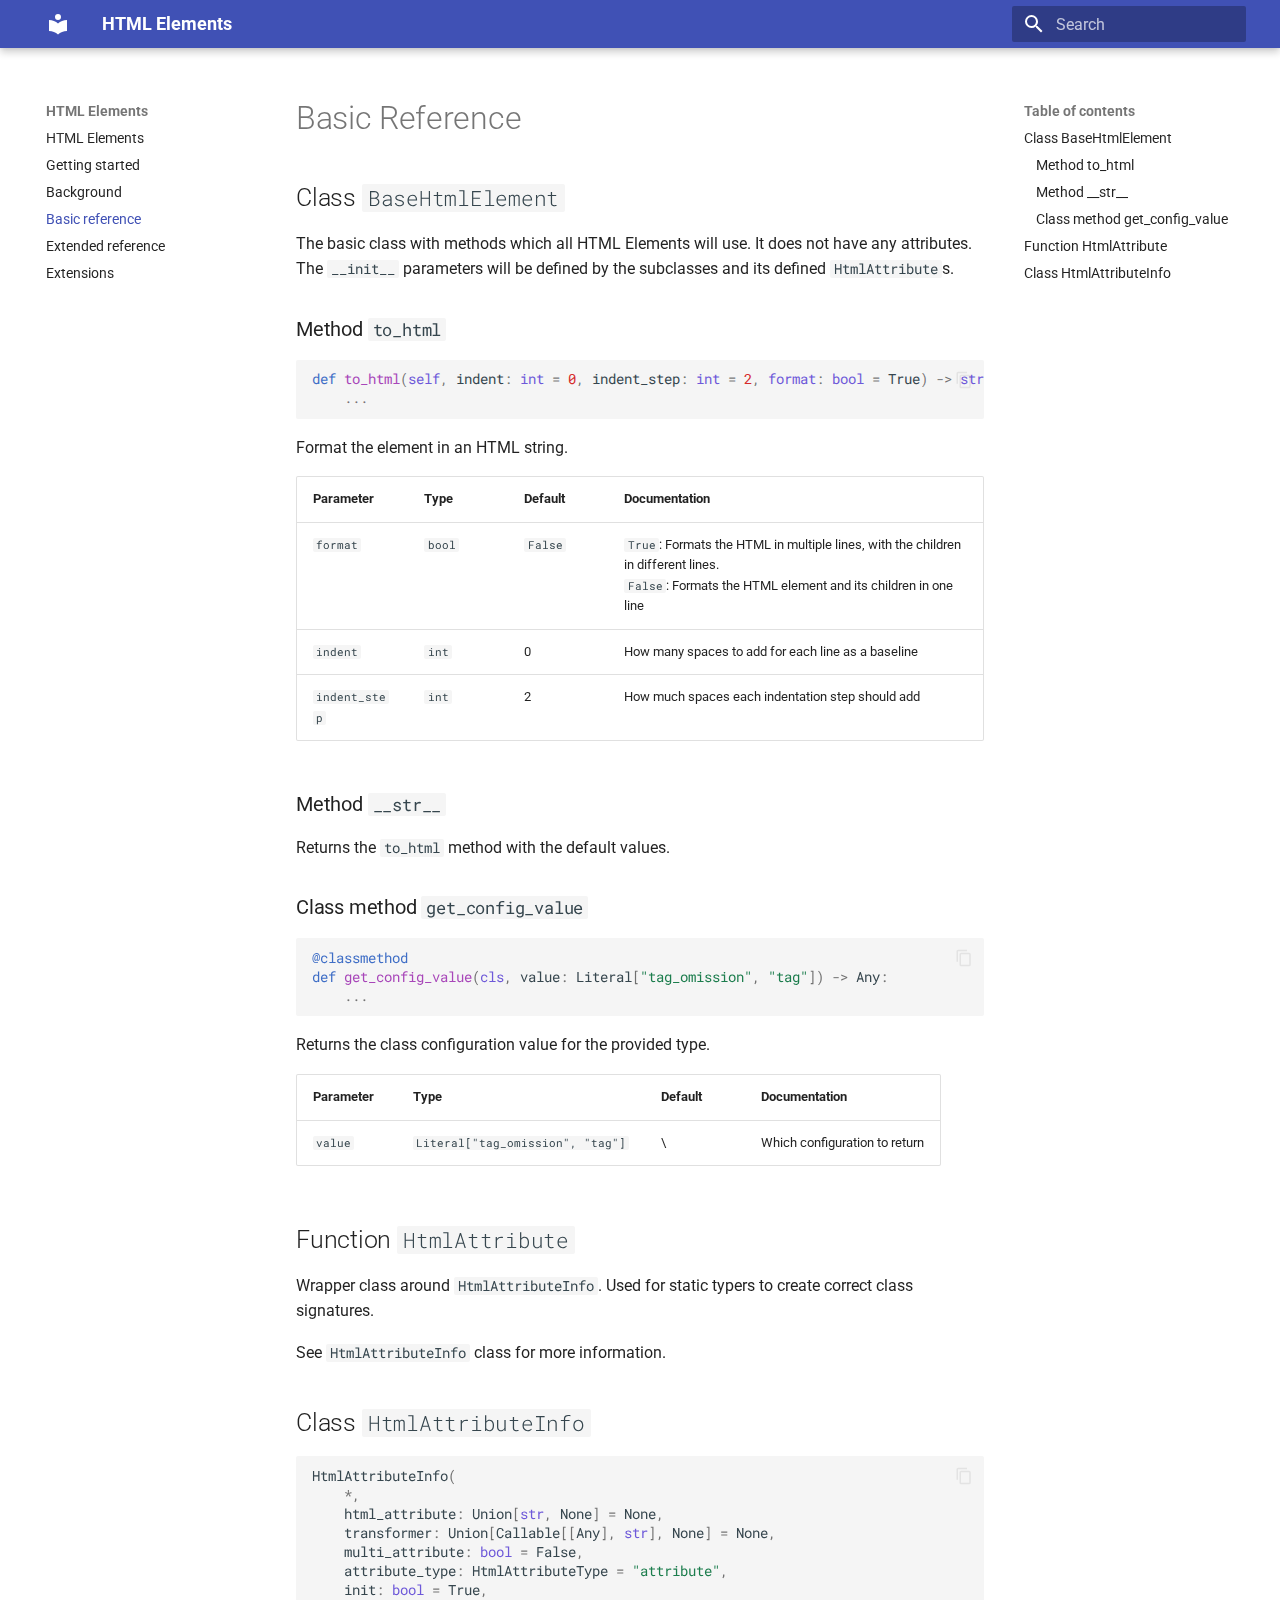
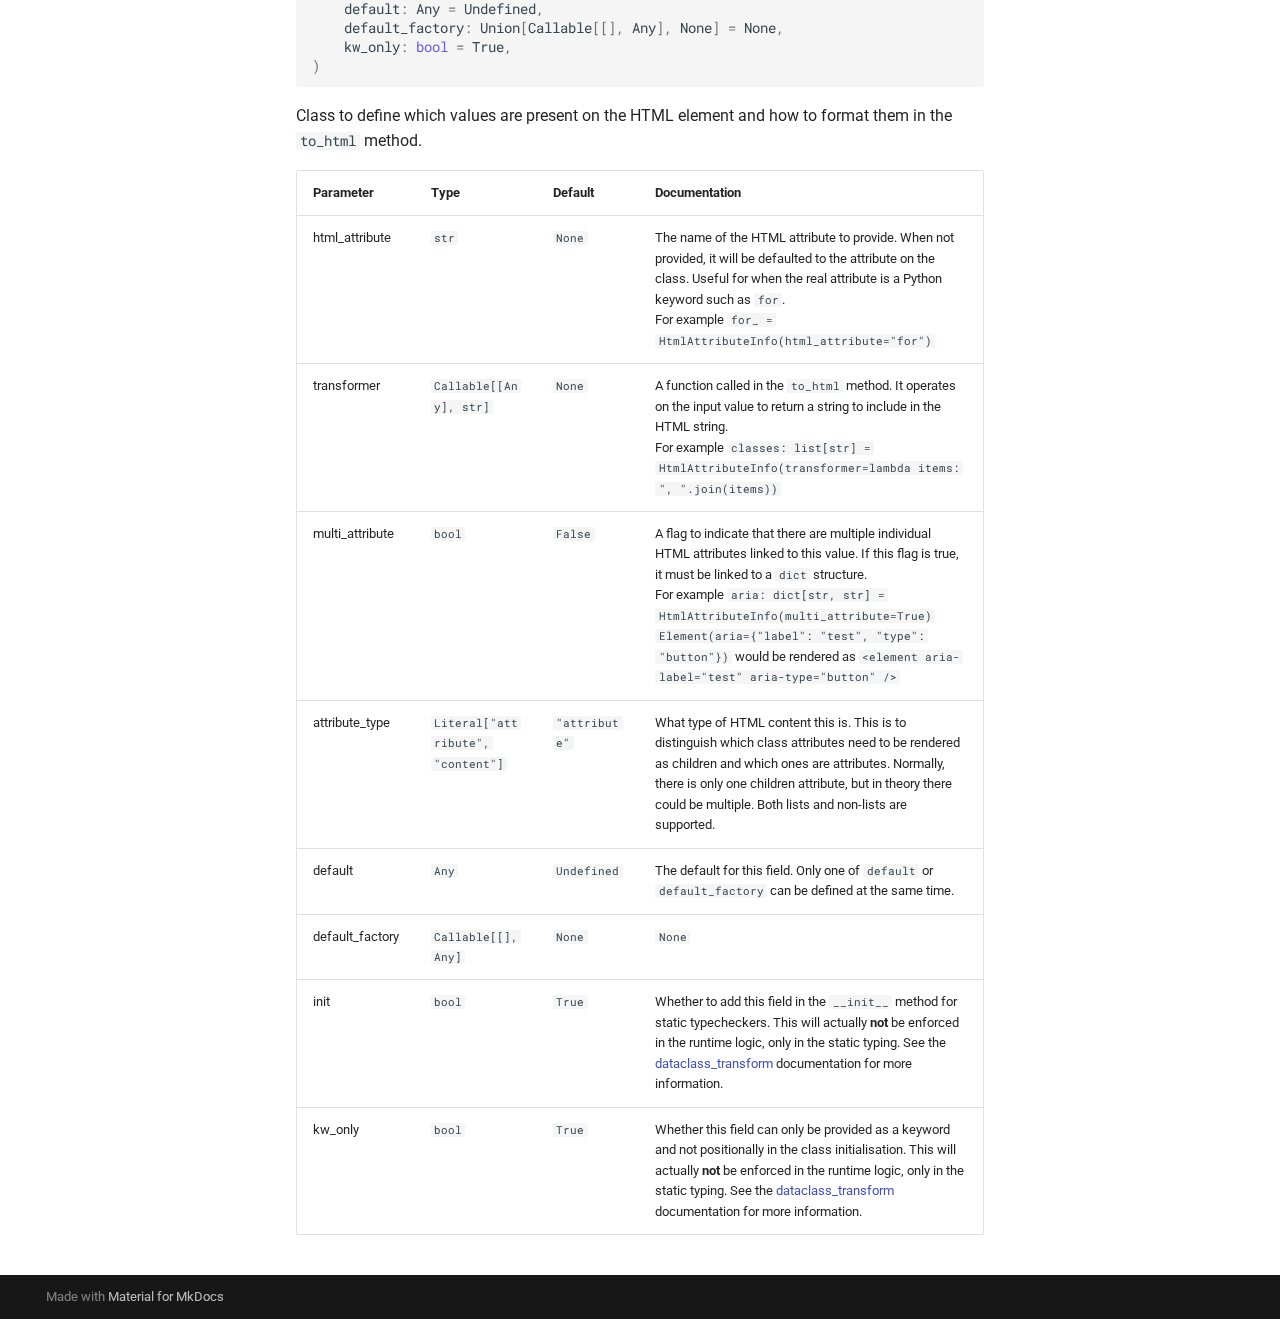
<file: basic_reference/index.html>
<!doctype html>
<html lang="en" class="no-js">
  <head>
    
      <meta charset="utf-8">
      <meta name="viewport" content="width=device-width,initial-scale=1">
      
      
      
      
        <link rel="prev" href="../background/">
      
      
        <link rel="next" href="../extended_reference/">
      
      
      <link rel="icon" href="../assets/images/favicon.png">
      <meta name="generator" content="mkdocs-1.5.3, mkdocs-material-9.5.14">
    
    
      
        <title>Basic reference - HTML Elements</title>
      
    
    
      <link rel="stylesheet" href="../assets/stylesheets/main.10ba22f1.min.css">
      
      


    
    
      
    
    
      
        
        
        <link rel="preconnect" href="https://fonts.gstatic.com" crossorigin>
        <link rel="stylesheet" href="https://fonts.googleapis.com/css?family=Roboto:300,300i,400,400i,700,700i%7CRoboto+Mono:400,400i,700,700i&display=fallback">
        <style>:root{--md-text-font:"Roboto";--md-code-font:"Roboto Mono"}</style>
      
    
    
    <script>__md_scope=new URL("..",location),__md_hash=e=>[...e].reduce((e,_)=>(e<<5)-e+_.charCodeAt(0),0),__md_get=(e,_=localStorage,t=__md_scope)=>JSON.parse(_.getItem(t.pathname+"."+e)),__md_set=(e,_,t=localStorage,a=__md_scope)=>{try{t.setItem(a.pathname+"."+e,JSON.stringify(_))}catch(e){}}</script>
    
      

    
    
    
  </head>
  
  
    <body dir="ltr">
  
    
    <input class="md-toggle" data-md-toggle="drawer" type="checkbox" id="__drawer" autocomplete="off">
    <input class="md-toggle" data-md-toggle="search" type="checkbox" id="__search" autocomplete="off">
    <label class="md-overlay" for="__drawer"></label>
    <div data-md-component="skip">
      
        
        <a href="#basic-reference" class="md-skip">
          Skip to content
        </a>
      
    </div>
    <div data-md-component="announce">
      
    </div>
    
    
      

  

<header class="md-header md-header--shadow" data-md-component="header">
  <nav class="md-header__inner md-grid" aria-label="Header">
    <a href=".." title="HTML Elements" class="md-header__button md-logo" aria-label="HTML Elements" data-md-component="logo">
      
  
  <svg xmlns="http://www.w3.org/2000/svg" viewBox="0 0 24 24"><path d="M12 8a3 3 0 0 0 3-3 3 3 0 0 0-3-3 3 3 0 0 0-3 3 3 3 0 0 0 3 3m0 3.54C9.64 9.35 6.5 8 3 8v11c3.5 0 6.64 1.35 9 3.54 2.36-2.19 5.5-3.54 9-3.54V8c-3.5 0-6.64 1.35-9 3.54Z"/></svg>

    </a>
    <label class="md-header__button md-icon" for="__drawer">
      
      <svg xmlns="http://www.w3.org/2000/svg" viewBox="0 0 24 24"><path d="M3 6h18v2H3V6m0 5h18v2H3v-2m0 5h18v2H3v-2Z"/></svg>
    </label>
    <div class="md-header__title" data-md-component="header-title">
      <div class="md-header__ellipsis">
        <div class="md-header__topic">
          <span class="md-ellipsis">
            HTML Elements
          </span>
        </div>
        <div class="md-header__topic" data-md-component="header-topic">
          <span class="md-ellipsis">
            
              Basic reference
            
          </span>
        </div>
      </div>
    </div>
    
    
      <script>var media,input,key,value,palette=__md_get("__palette");if(palette&&palette.color){"(prefers-color-scheme)"===palette.color.media&&(media=matchMedia("(prefers-color-scheme: light)"),input=document.querySelector(media.matches?"[data-md-color-media='(prefers-color-scheme: light)']":"[data-md-color-media='(prefers-color-scheme: dark)']"),palette.color.media=input.getAttribute("data-md-color-media"),palette.color.scheme=input.getAttribute("data-md-color-scheme"),palette.color.primary=input.getAttribute("data-md-color-primary"),palette.color.accent=input.getAttribute("data-md-color-accent"));for([key,value]of Object.entries(palette.color))document.body.setAttribute("data-md-color-"+key,value)}</script>
    
    
    
      <label class="md-header__button md-icon" for="__search">
        
        <svg xmlns="http://www.w3.org/2000/svg" viewBox="0 0 24 24"><path d="M9.5 3A6.5 6.5 0 0 1 16 9.5c0 1.61-.59 3.09-1.56 4.23l.27.27h.79l5 5-1.5 1.5-5-5v-.79l-.27-.27A6.516 6.516 0 0 1 9.5 16 6.5 6.5 0 0 1 3 9.5 6.5 6.5 0 0 1 9.5 3m0 2C7 5 5 7 5 9.5S7 14 9.5 14 14 12 14 9.5 12 5 9.5 5Z"/></svg>
      </label>
      <div class="md-search" data-md-component="search" role="dialog">
  <label class="md-search__overlay" for="__search"></label>
  <div class="md-search__inner" role="search">
    <form class="md-search__form" name="search">
      <input type="text" class="md-search__input" name="query" aria-label="Search" placeholder="Search" autocapitalize="off" autocorrect="off" autocomplete="off" spellcheck="false" data-md-component="search-query" required>
      <label class="md-search__icon md-icon" for="__search">
        
        <svg xmlns="http://www.w3.org/2000/svg" viewBox="0 0 24 24"><path d="M9.5 3A6.5 6.5 0 0 1 16 9.5c0 1.61-.59 3.09-1.56 4.23l.27.27h.79l5 5-1.5 1.5-5-5v-.79l-.27-.27A6.516 6.516 0 0 1 9.5 16 6.5 6.5 0 0 1 3 9.5 6.5 6.5 0 0 1 9.5 3m0 2C7 5 5 7 5 9.5S7 14 9.5 14 14 12 14 9.5 12 5 9.5 5Z"/></svg>
        
        <svg xmlns="http://www.w3.org/2000/svg" viewBox="0 0 24 24"><path d="M20 11v2H8l5.5 5.5-1.42 1.42L4.16 12l7.92-7.92L13.5 5.5 8 11h12Z"/></svg>
      </label>
      <nav class="md-search__options" aria-label="Search">
        
        <button type="reset" class="md-search__icon md-icon" title="Clear" aria-label="Clear" tabindex="-1">
          
          <svg xmlns="http://www.w3.org/2000/svg" viewBox="0 0 24 24"><path d="M19 6.41 17.59 5 12 10.59 6.41 5 5 6.41 10.59 12 5 17.59 6.41 19 12 13.41 17.59 19 19 17.59 13.41 12 19 6.41Z"/></svg>
        </button>
      </nav>
      
    </form>
    <div class="md-search__output">
      <div class="md-search__scrollwrap" data-md-scrollfix>
        <div class="md-search-result" data-md-component="search-result">
          <div class="md-search-result__meta">
            Initializing search
          </div>
          <ol class="md-search-result__list" role="presentation"></ol>
        </div>
      </div>
    </div>
  </div>
</div>
    
    
  </nav>
  
</header>
    
    <div class="md-container" data-md-component="container">
      
      
        
          
        
      
      <main class="md-main" data-md-component="main">
        <div class="md-main__inner md-grid">
          
            
              
              <div class="md-sidebar md-sidebar--primary" data-md-component="sidebar" data-md-type="navigation" >
                <div class="md-sidebar__scrollwrap">
                  <div class="md-sidebar__inner">
                    



<nav class="md-nav md-nav--primary" aria-label="Navigation" data-md-level="0">
  <label class="md-nav__title" for="__drawer">
    <a href=".." title="HTML Elements" class="md-nav__button md-logo" aria-label="HTML Elements" data-md-component="logo">
      
  
  <svg xmlns="http://www.w3.org/2000/svg" viewBox="0 0 24 24"><path d="M12 8a3 3 0 0 0 3-3 3 3 0 0 0-3-3 3 3 0 0 0-3 3 3 3 0 0 0 3 3m0 3.54C9.64 9.35 6.5 8 3 8v11c3.5 0 6.64 1.35 9 3.54 2.36-2.19 5.5-3.54 9-3.54V8c-3.5 0-6.64 1.35-9 3.54Z"/></svg>

    </a>
    HTML Elements
  </label>
  
  <ul class="md-nav__list" data-md-scrollfix>
    
      
      
  
  
  
  
    <li class="md-nav__item">
      <a href=".." class="md-nav__link">
        
  
  <span class="md-ellipsis">
    HTML Elements
  </span>
  

      </a>
    </li>
  

    
      
      
  
  
  
  
    <li class="md-nav__item">
      <a href="../getting_started/" class="md-nav__link">
        
  
  <span class="md-ellipsis">
    Getting started
  </span>
  

      </a>
    </li>
  

    
      
      
  
  
  
  
    <li class="md-nav__item">
      <a href="../background/" class="md-nav__link">
        
  
  <span class="md-ellipsis">
    Background
  </span>
  

      </a>
    </li>
  

    
      
      
  
  
    
  
  
  
    <li class="md-nav__item md-nav__item--active">
      
      <input class="md-nav__toggle md-toggle" type="checkbox" id="__toc">
      
      
        
      
      
        <label class="md-nav__link md-nav__link--active" for="__toc">
          
  
  <span class="md-ellipsis">
    Basic reference
  </span>
  

          <span class="md-nav__icon md-icon"></span>
        </label>
      
      <a href="./" class="md-nav__link md-nav__link--active">
        
  
  <span class="md-ellipsis">
    Basic reference
  </span>
  

      </a>
      
        

<nav class="md-nav md-nav--secondary" aria-label="Table of contents">
  
  
  
    
  
  
    <label class="md-nav__title" for="__toc">
      <span class="md-nav__icon md-icon"></span>
      Table of contents
    </label>
    <ul class="md-nav__list" data-md-component="toc" data-md-scrollfix>
      
        <li class="md-nav__item">
  <a href="#class-basehtmlelement" class="md-nav__link">
    <span class="md-ellipsis">
      Class BaseHtmlElement
    </span>
  </a>
  
    <nav class="md-nav" aria-label="Class BaseHtmlElement">
      <ul class="md-nav__list">
        
          <li class="md-nav__item">
  <a href="#method-to_html" class="md-nav__link">
    <span class="md-ellipsis">
      Method to_html
    </span>
  </a>
  
</li>
        
          <li class="md-nav__item">
  <a href="#method-__str__" class="md-nav__link">
    <span class="md-ellipsis">
      Method __str__
    </span>
  </a>
  
</li>
        
          <li class="md-nav__item">
  <a href="#class-method-get_config_value" class="md-nav__link">
    <span class="md-ellipsis">
      Class method get_config_value
    </span>
  </a>
  
</li>
        
      </ul>
    </nav>
  
</li>
      
        <li class="md-nav__item">
  <a href="#function-htmlattribute" class="md-nav__link">
    <span class="md-ellipsis">
      Function HtmlAttribute
    </span>
  </a>
  
</li>
      
        <li class="md-nav__item">
  <a href="#class-htmlattributeinfo" class="md-nav__link">
    <span class="md-ellipsis">
      Class HtmlAttributeInfo
    </span>
  </a>
  
</li>
      
    </ul>
  
</nav>
      
    </li>
  

    
      
      
  
  
  
  
    <li class="md-nav__item">
      <a href="../extended_reference/" class="md-nav__link">
        
  
  <span class="md-ellipsis">
    Extended reference
  </span>
  

      </a>
    </li>
  

    
      
      
  
  
  
  
    <li class="md-nav__item">
      <a href="../extensions/" class="md-nav__link">
        
  
  <span class="md-ellipsis">
    Extensions
  </span>
  

      </a>
    </li>
  

    
  </ul>
</nav>
                  </div>
                </div>
              </div>
            
            
              
              <div class="md-sidebar md-sidebar--secondary" data-md-component="sidebar" data-md-type="toc" >
                <div class="md-sidebar__scrollwrap">
                  <div class="md-sidebar__inner">
                    

<nav class="md-nav md-nav--secondary" aria-label="Table of contents">
  
  
  
    
  
  
    <label class="md-nav__title" for="__toc">
      <span class="md-nav__icon md-icon"></span>
      Table of contents
    </label>
    <ul class="md-nav__list" data-md-component="toc" data-md-scrollfix>
      
        <li class="md-nav__item">
  <a href="#class-basehtmlelement" class="md-nav__link">
    <span class="md-ellipsis">
      Class BaseHtmlElement
    </span>
  </a>
  
    <nav class="md-nav" aria-label="Class BaseHtmlElement">
      <ul class="md-nav__list">
        
          <li class="md-nav__item">
  <a href="#method-to_html" class="md-nav__link">
    <span class="md-ellipsis">
      Method to_html
    </span>
  </a>
  
</li>
        
          <li class="md-nav__item">
  <a href="#method-__str__" class="md-nav__link">
    <span class="md-ellipsis">
      Method __str__
    </span>
  </a>
  
</li>
        
          <li class="md-nav__item">
  <a href="#class-method-get_config_value" class="md-nav__link">
    <span class="md-ellipsis">
      Class method get_config_value
    </span>
  </a>
  
</li>
        
      </ul>
    </nav>
  
</li>
      
        <li class="md-nav__item">
  <a href="#function-htmlattribute" class="md-nav__link">
    <span class="md-ellipsis">
      Function HtmlAttribute
    </span>
  </a>
  
</li>
      
        <li class="md-nav__item">
  <a href="#class-htmlattributeinfo" class="md-nav__link">
    <span class="md-ellipsis">
      Class HtmlAttributeInfo
    </span>
  </a>
  
</li>
      
    </ul>
  
</nav>
                  </div>
                </div>
              </div>
            
          
          
            <div class="md-content" data-md-component="content">
              <article class="md-content__inner md-typeset">
                
                  


<h1 id="basic-reference">Basic Reference</h1>
<h2 id="class-basehtmlelement">Class <code>BaseHtmlElement</code></h2>
<p>The basic class with methods which all HTML Elements will use. It does not have any attributes. The <code>__init__</code> parameters will be defined by the subclasses and its defined <code>HtmlAttribute</code>s.</p>
<h3 id="method-to_html">Method <code>to_html</code></h3>
<div class="language-python highlight"><pre><span></span><code><span id="__span-0-1"><a id="__codelineno-0-1" name="__codelineno-0-1" href="#__codelineno-0-1"></a><span class="k">def</span> <span class="nf">to_html</span><span class="p">(</span><span class="bp">self</span><span class="p">,</span> <span class="n">indent</span><span class="p">:</span> <span class="nb">int</span> <span class="o">=</span> <span class="mi">0</span><span class="p">,</span> <span class="n">indent_step</span><span class="p">:</span> <span class="nb">int</span> <span class="o">=</span> <span class="mi">2</span><span class="p">,</span> <span class="nb">format</span><span class="p">:</span> <span class="nb">bool</span> <span class="o">=</span> <span class="kc">True</span><span class="p">)</span> <span class="o">-&gt;</span> <span class="nb">str</span><span class="p">:</span>
</span><span id="__span-0-2"><a id="__codelineno-0-2" name="__codelineno-0-2" href="#__codelineno-0-2"></a>    <span class="o">...</span>
</span></code></pre></div>
<p>Format the element in an HTML string. </p>
<table>
<thead>
<tr>
<th>Parameter</th>
<th>Type</th>
<th>Default</th>
<th>Documentation</th>
</tr>
</thead>
<tbody>
<tr>
<td><code>format</code></td>
<td><code>bool</code></td>
<td><code>False</code></td>
<td><code>True</code>: Formats the HTML in multiple lines, with the children in different lines.<br><code>False</code>: Formats the HTML element and its children in one line</td>
</tr>
<tr>
<td><code>indent</code></td>
<td><code>int</code></td>
<td>0</td>
<td>How many spaces to add for each line as a baseline</td>
</tr>
<tr>
<td><code>indent_step</code></td>
<td><code>int</code></td>
<td>2</td>
<td>How much spaces each indentation step should add</td>
</tr>
</tbody>
</table>
<h3 id="method-__str__">Method <code>__str__</code></h3>
<p>Returns the <code>to_html</code> method with the default values.</p>
<h3 id="class-method-get_config_value">Class method <code>get_config_value</code></h3>
<div class="language-python highlight"><pre><span></span><code><span id="__span-1-1"><a id="__codelineno-1-1" name="__codelineno-1-1" href="#__codelineno-1-1"></a><span class="nd">@classmethod</span>
</span><span id="__span-1-2"><a id="__codelineno-1-2" name="__codelineno-1-2" href="#__codelineno-1-2"></a><span class="k">def</span> <span class="nf">get_config_value</span><span class="p">(</span><span class="bp">cls</span><span class="p">,</span> <span class="n">value</span><span class="p">:</span> <span class="n">Literal</span><span class="p">[</span><span class="s2">&quot;tag_omission&quot;</span><span class="p">,</span> <span class="s2">&quot;tag&quot;</span><span class="p">])</span> <span class="o">-&gt;</span> <span class="n">Any</span><span class="p">:</span>
</span><span id="__span-1-3"><a id="__codelineno-1-3" name="__codelineno-1-3" href="#__codelineno-1-3"></a>    <span class="o">...</span>
</span></code></pre></div>
<p>Returns the class configuration value for the provided type.</p>
<table>
<thead>
<tr>
<th>Parameter</th>
<th>Type</th>
<th>Default</th>
<th>Documentation</th>
</tr>
</thead>
<tbody>
<tr>
<td><code>value</code></td>
<td><code>Literal["tag_omission", "tag"]</code></td>
<td>\</td>
<td>Which configuration to return</td>
</tr>
</tbody>
</table>
<h2 id="function-htmlattribute">Function <code>HtmlAttribute</code></h2>
<p>Wrapper class around <code>HtmlAttributeInfo</code>. Used for static typers to create correct class signatures.</p>
<p>See <code>HtmlAttributeInfo</code> class for more information.</p>
<h2 id="class-htmlattributeinfo">Class <code>HtmlAttributeInfo</code></h2>
<div class="language-python highlight"><pre><span></span><code><span id="__span-2-1"><a id="__codelineno-2-1" name="__codelineno-2-1" href="#__codelineno-2-1"></a><span class="n">HtmlAttributeInfo</span><span class="p">(</span>
</span><span id="__span-2-2"><a id="__codelineno-2-2" name="__codelineno-2-2" href="#__codelineno-2-2"></a>    <span class="o">*</span><span class="p">,</span>
</span><span id="__span-2-3"><a id="__codelineno-2-3" name="__codelineno-2-3" href="#__codelineno-2-3"></a>    <span class="n">html_attribute</span><span class="p">:</span> <span class="n">Union</span><span class="p">[</span><span class="nb">str</span><span class="p">,</span> <span class="kc">None</span><span class="p">]</span> <span class="o">=</span> <span class="kc">None</span><span class="p">,</span>
</span><span id="__span-2-4"><a id="__codelineno-2-4" name="__codelineno-2-4" href="#__codelineno-2-4"></a>    <span class="n">transformer</span><span class="p">:</span> <span class="n">Union</span><span class="p">[</span><span class="n">Callable</span><span class="p">[[</span><span class="n">Any</span><span class="p">],</span> <span class="nb">str</span><span class="p">],</span> <span class="kc">None</span><span class="p">]</span> <span class="o">=</span> <span class="kc">None</span><span class="p">,</span>
</span><span id="__span-2-5"><a id="__codelineno-2-5" name="__codelineno-2-5" href="#__codelineno-2-5"></a>    <span class="n">multi_attribute</span><span class="p">:</span> <span class="nb">bool</span> <span class="o">=</span> <span class="kc">False</span><span class="p">,</span>
</span><span id="__span-2-6"><a id="__codelineno-2-6" name="__codelineno-2-6" href="#__codelineno-2-6"></a>    <span class="n">attribute_type</span><span class="p">:</span> <span class="n">HtmlAttributeType</span> <span class="o">=</span> <span class="s2">&quot;attribute&quot;</span><span class="p">,</span>
</span><span id="__span-2-7"><a id="__codelineno-2-7" name="__codelineno-2-7" href="#__codelineno-2-7"></a>    <span class="n">init</span><span class="p">:</span> <span class="nb">bool</span> <span class="o">=</span> <span class="kc">True</span><span class="p">,</span>
</span><span id="__span-2-8"><a id="__codelineno-2-8" name="__codelineno-2-8" href="#__codelineno-2-8"></a>    <span class="n">default</span><span class="p">:</span> <span class="n">Any</span> <span class="o">=</span> <span class="n">Undefined</span><span class="p">,</span>
</span><span id="__span-2-9"><a id="__codelineno-2-9" name="__codelineno-2-9" href="#__codelineno-2-9"></a>    <span class="n">default_factory</span><span class="p">:</span> <span class="n">Union</span><span class="p">[</span><span class="n">Callable</span><span class="p">[[],</span> <span class="n">Any</span><span class="p">],</span> <span class="kc">None</span><span class="p">]</span> <span class="o">=</span> <span class="kc">None</span><span class="p">,</span>
</span><span id="__span-2-10"><a id="__codelineno-2-10" name="__codelineno-2-10" href="#__codelineno-2-10"></a>    <span class="n">kw_only</span><span class="p">:</span> <span class="nb">bool</span> <span class="o">=</span> <span class="kc">True</span><span class="p">,</span>
</span><span id="__span-2-11"><a id="__codelineno-2-11" name="__codelineno-2-11" href="#__codelineno-2-11"></a><span class="p">)</span>
</span></code></pre></div>
<p>Class to define which values are present on the HTML element and how to format them in the <code>to_html</code> method.</p>
<table>
<thead>
<tr>
<th>Parameter</th>
<th>Type</th>
<th>Default</th>
<th>Documentation</th>
</tr>
</thead>
<tbody>
<tr>
<td>html_attribute</td>
<td><code>str</code></td>
<td><code>None</code></td>
<td>The name of the HTML attribute to provide. When not provided, it will be defaulted to the attribute on the class. Useful for when the real attribute is a Python keyword such as <code>for</code>. <br>For example <code>for_ = HtmlAttributeInfo(html_attribute="for")</code></td>
</tr>
<tr>
<td>transformer</td>
<td><code>Callable[[Any], str]</code></td>
<td><code>None</code></td>
<td>A function called in the <code>to_html</code> method. It operates on the input value to return a string to include in the HTML string. <br>For example <code>classes: list[str] = HtmlAttributeInfo(transformer=lambda items: ", ".join(items))</code></td>
</tr>
<tr>
<td>multi_attribute</td>
<td><code>bool</code></td>
<td><code>False</code></td>
<td>A flag to indicate that there are multiple individual HTML attributes linked to this value. If this flag is true, it must be linked to a <code>dict</code> structure.<br>For example <code>aria: dict[str, str] = HtmlAttributeInfo(multi_attribute=True)</code><br><code>Element(aria={"label": "test", "type": "button"})</code> would be rendered as <code>&lt;element aria-label="test" aria-type="button" /&gt;</code></td>
</tr>
<tr>
<td>attribute_type</td>
<td><code>Literal["attribute", "content"]</code></td>
<td><code>"attribute"</code></td>
<td>What type of HTML content this is. This is to distinguish which class attributes need to be rendered as children and which ones are attributes. Normally, there is only one children attribute, but in theory there could be multiple. Both lists and non-lists are supported.</td>
</tr>
<tr>
<td>default</td>
<td><code>Any</code></td>
<td><code>Undefined</code></td>
<td>The default for this field. Only one of <code>default</code> or <code>default_factory</code> can be defined at the same time.</td>
</tr>
<tr>
<td>default_factory</td>
<td><code>Callable[[], Any]</code></td>
<td><code>None</code></td>
<td><code>None</code></td>
</tr>
<tr>
<td>init</td>
<td><code>bool</code></td>
<td><code>True</code></td>
<td>Whether to add this field in the <code>__init__</code> method for static typecheckers. This will actually <strong>not</strong> be enforced in the runtime logic, only in the static typing. See the <a href="https://typing.readthedocs.io/en/latest/spec/dataclasses.html#dataclass-transform">dataclass_transform</a> documentation for more information.</td>
</tr>
<tr>
<td>kw_only</td>
<td><code>bool</code></td>
<td><code>True</code></td>
<td>Whether this field can only be provided as a keyword and not positionally in the class initialisation. This will actually <strong>not</strong> be enforced in the runtime logic, only in the static typing. See the <a href="https://typing.readthedocs.io/en/latest/spec/dataclasses.html#dataclass-transform">dataclass_transform</a> documentation for more information.</td>
</tr>
</tbody>
</table>












                
              </article>
            </div>
          
          
<script>var target=document.getElementById(location.hash.slice(1));target&&target.name&&(target.checked=target.name.startsWith("__tabbed_"))</script>
        </div>
        
      </main>
      
        <footer class="md-footer">
  
  <div class="md-footer-meta md-typeset">
    <div class="md-footer-meta__inner md-grid">
      <div class="md-copyright">
  
  
    Made with
    <a href="https://squidfunk.github.io/mkdocs-material/" target="_blank" rel="noopener">
      Material for MkDocs
    </a>
  
</div>
      
    </div>
  </div>
</footer>
      
    </div>
    <div class="md-dialog" data-md-component="dialog">
      <div class="md-dialog__inner md-typeset"></div>
    </div>
    
    
    <script id="__config" type="application/json">{"base": "..", "features": ["content.code.copy"], "search": "../assets/javascripts/workers/search.b8dbb3d2.min.js", "translations": {"clipboard.copied": "Copied to clipboard", "clipboard.copy": "Copy to clipboard", "search.result.more.one": "1 more on this page", "search.result.more.other": "# more on this page", "search.result.none": "No matching documents", "search.result.one": "1 matching document", "search.result.other": "# matching documents", "search.result.placeholder": "Type to start searching", "search.result.term.missing": "Missing", "select.version": "Select version"}}</script>
    
    
      <script src="../assets/javascripts/bundle.bd41221c.min.js"></script>
      
    
  </body>
</html>
</file>
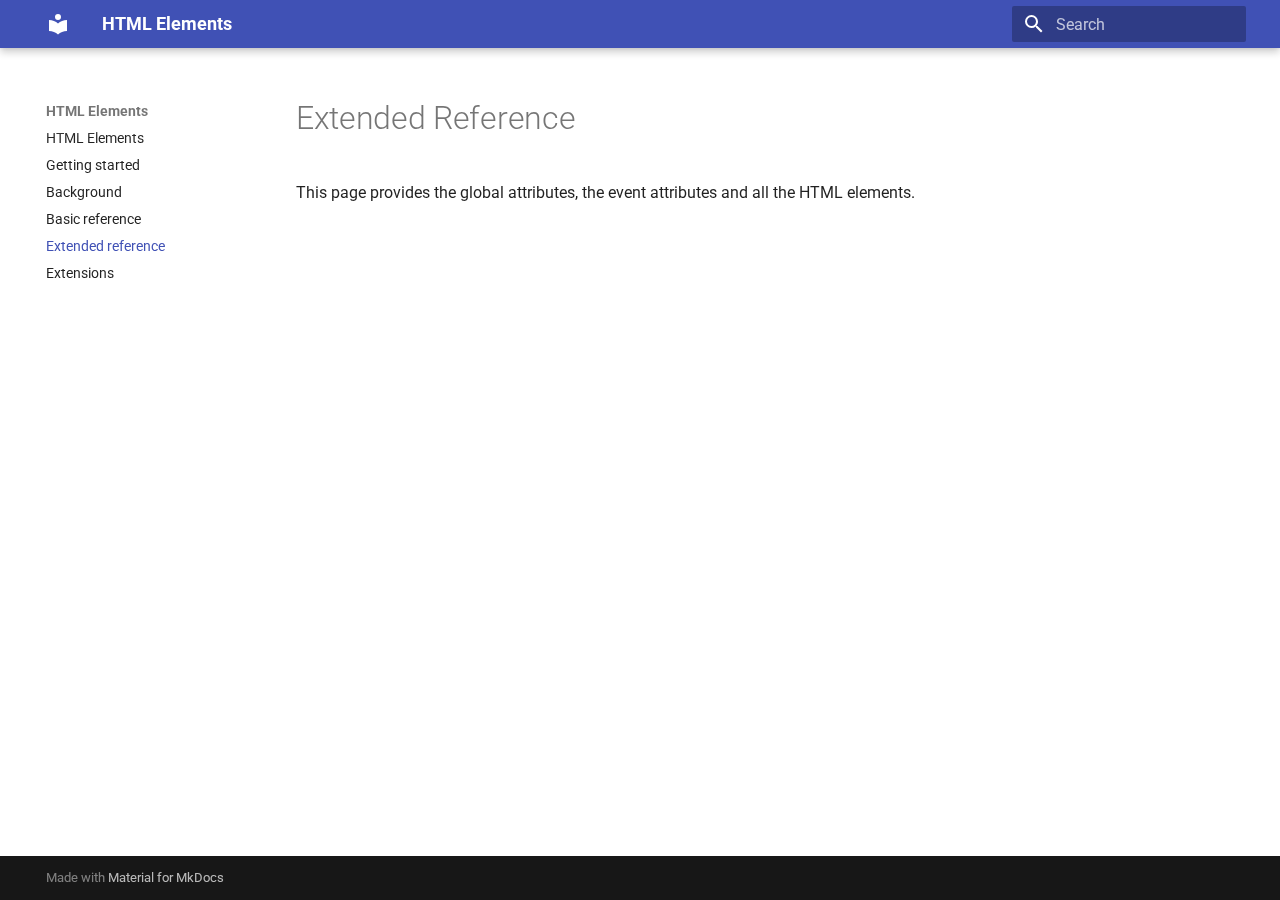
<file: extended_reference/index.html>
<!doctype html>
<html lang="en" class="no-js">
  <head>
    
      <meta charset="utf-8">
      <meta name="viewport" content="width=device-width,initial-scale=1">
      
      
      
      
        <link rel="prev" href="../basic_reference/">
      
      
        <link rel="next" href="../extensions/">
      
      
      <link rel="icon" href="../assets/images/favicon.png">
      <meta name="generator" content="mkdocs-1.5.3, mkdocs-material-9.5.14">
    
    
      
        <title>Extended reference - HTML Elements</title>
      
    
    
      <link rel="stylesheet" href="../assets/stylesheets/main.10ba22f1.min.css">
      
      


    
    
      
    
    
      
        
        
        <link rel="preconnect" href="https://fonts.gstatic.com" crossorigin>
        <link rel="stylesheet" href="https://fonts.googleapis.com/css?family=Roboto:300,300i,400,400i,700,700i%7CRoboto+Mono:400,400i,700,700i&display=fallback">
        <style>:root{--md-text-font:"Roboto";--md-code-font:"Roboto Mono"}</style>
      
    
    
    <script>__md_scope=new URL("..",location),__md_hash=e=>[...e].reduce((e,_)=>(e<<5)-e+_.charCodeAt(0),0),__md_get=(e,_=localStorage,t=__md_scope)=>JSON.parse(_.getItem(t.pathname+"."+e)),__md_set=(e,_,t=localStorage,a=__md_scope)=>{try{t.setItem(a.pathname+"."+e,JSON.stringify(_))}catch(e){}}</script>
    
      

    
    
    
  </head>
  
  
    <body dir="ltr">
  
    
    <input class="md-toggle" data-md-toggle="drawer" type="checkbox" id="__drawer" autocomplete="off">
    <input class="md-toggle" data-md-toggle="search" type="checkbox" id="__search" autocomplete="off">
    <label class="md-overlay" for="__drawer"></label>
    <div data-md-component="skip">
      
        
        <a href="#extended-reference" class="md-skip">
          Skip to content
        </a>
      
    </div>
    <div data-md-component="announce">
      
    </div>
    
    
      

  

<header class="md-header md-header--shadow" data-md-component="header">
  <nav class="md-header__inner md-grid" aria-label="Header">
    <a href=".." title="HTML Elements" class="md-header__button md-logo" aria-label="HTML Elements" data-md-component="logo">
      
  
  <svg xmlns="http://www.w3.org/2000/svg" viewBox="0 0 24 24"><path d="M12 8a3 3 0 0 0 3-3 3 3 0 0 0-3-3 3 3 0 0 0-3 3 3 3 0 0 0 3 3m0 3.54C9.64 9.35 6.5 8 3 8v11c3.5 0 6.64 1.35 9 3.54 2.36-2.19 5.5-3.54 9-3.54V8c-3.5 0-6.64 1.35-9 3.54Z"/></svg>

    </a>
    <label class="md-header__button md-icon" for="__drawer">
      
      <svg xmlns="http://www.w3.org/2000/svg" viewBox="0 0 24 24"><path d="M3 6h18v2H3V6m0 5h18v2H3v-2m0 5h18v2H3v-2Z"/></svg>
    </label>
    <div class="md-header__title" data-md-component="header-title">
      <div class="md-header__ellipsis">
        <div class="md-header__topic">
          <span class="md-ellipsis">
            HTML Elements
          </span>
        </div>
        <div class="md-header__topic" data-md-component="header-topic">
          <span class="md-ellipsis">
            
              Extended reference
            
          </span>
        </div>
      </div>
    </div>
    
    
      <script>var media,input,key,value,palette=__md_get("__palette");if(palette&&palette.color){"(prefers-color-scheme)"===palette.color.media&&(media=matchMedia("(prefers-color-scheme: light)"),input=document.querySelector(media.matches?"[data-md-color-media='(prefers-color-scheme: light)']":"[data-md-color-media='(prefers-color-scheme: dark)']"),palette.color.media=input.getAttribute("data-md-color-media"),palette.color.scheme=input.getAttribute("data-md-color-scheme"),palette.color.primary=input.getAttribute("data-md-color-primary"),palette.color.accent=input.getAttribute("data-md-color-accent"));for([key,value]of Object.entries(palette.color))document.body.setAttribute("data-md-color-"+key,value)}</script>
    
    
    
      <label class="md-header__button md-icon" for="__search">
        
        <svg xmlns="http://www.w3.org/2000/svg" viewBox="0 0 24 24"><path d="M9.5 3A6.5 6.5 0 0 1 16 9.5c0 1.61-.59 3.09-1.56 4.23l.27.27h.79l5 5-1.5 1.5-5-5v-.79l-.27-.27A6.516 6.516 0 0 1 9.5 16 6.5 6.5 0 0 1 3 9.5 6.5 6.5 0 0 1 9.5 3m0 2C7 5 5 7 5 9.5S7 14 9.5 14 14 12 14 9.5 12 5 9.5 5Z"/></svg>
      </label>
      <div class="md-search" data-md-component="search" role="dialog">
  <label class="md-search__overlay" for="__search"></label>
  <div class="md-search__inner" role="search">
    <form class="md-search__form" name="search">
      <input type="text" class="md-search__input" name="query" aria-label="Search" placeholder="Search" autocapitalize="off" autocorrect="off" autocomplete="off" spellcheck="false" data-md-component="search-query" required>
      <label class="md-search__icon md-icon" for="__search">
        
        <svg xmlns="http://www.w3.org/2000/svg" viewBox="0 0 24 24"><path d="M9.5 3A6.5 6.5 0 0 1 16 9.5c0 1.61-.59 3.09-1.56 4.23l.27.27h.79l5 5-1.5 1.5-5-5v-.79l-.27-.27A6.516 6.516 0 0 1 9.5 16 6.5 6.5 0 0 1 3 9.5 6.5 6.5 0 0 1 9.5 3m0 2C7 5 5 7 5 9.5S7 14 9.5 14 14 12 14 9.5 12 5 9.5 5Z"/></svg>
        
        <svg xmlns="http://www.w3.org/2000/svg" viewBox="0 0 24 24"><path d="M20 11v2H8l5.5 5.5-1.42 1.42L4.16 12l7.92-7.92L13.5 5.5 8 11h12Z"/></svg>
      </label>
      <nav class="md-search__options" aria-label="Search">
        
        <button type="reset" class="md-search__icon md-icon" title="Clear" aria-label="Clear" tabindex="-1">
          
          <svg xmlns="http://www.w3.org/2000/svg" viewBox="0 0 24 24"><path d="M19 6.41 17.59 5 12 10.59 6.41 5 5 6.41 10.59 12 5 17.59 6.41 19 12 13.41 17.59 19 19 17.59 13.41 12 19 6.41Z"/></svg>
        </button>
      </nav>
      
    </form>
    <div class="md-search__output">
      <div class="md-search__scrollwrap" data-md-scrollfix>
        <div class="md-search-result" data-md-component="search-result">
          <div class="md-search-result__meta">
            Initializing search
          </div>
          <ol class="md-search-result__list" role="presentation"></ol>
        </div>
      </div>
    </div>
  </div>
</div>
    
    
  </nav>
  
</header>
    
    <div class="md-container" data-md-component="container">
      
      
        
          
        
      
      <main class="md-main" data-md-component="main">
        <div class="md-main__inner md-grid">
          
            
              
              <div class="md-sidebar md-sidebar--primary" data-md-component="sidebar" data-md-type="navigation" >
                <div class="md-sidebar__scrollwrap">
                  <div class="md-sidebar__inner">
                    



<nav class="md-nav md-nav--primary" aria-label="Navigation" data-md-level="0">
  <label class="md-nav__title" for="__drawer">
    <a href=".." title="HTML Elements" class="md-nav__button md-logo" aria-label="HTML Elements" data-md-component="logo">
      
  
  <svg xmlns="http://www.w3.org/2000/svg" viewBox="0 0 24 24"><path d="M12 8a3 3 0 0 0 3-3 3 3 0 0 0-3-3 3 3 0 0 0-3 3 3 3 0 0 0 3 3m0 3.54C9.64 9.35 6.5 8 3 8v11c3.5 0 6.64 1.35 9 3.54 2.36-2.19 5.5-3.54 9-3.54V8c-3.5 0-6.64 1.35-9 3.54Z"/></svg>

    </a>
    HTML Elements
  </label>
  
  <ul class="md-nav__list" data-md-scrollfix>
    
      
      
  
  
  
  
    <li class="md-nav__item">
      <a href=".." class="md-nav__link">
        
  
  <span class="md-ellipsis">
    HTML Elements
  </span>
  

      </a>
    </li>
  

    
      
      
  
  
  
  
    <li class="md-nav__item">
      <a href="../getting_started/" class="md-nav__link">
        
  
  <span class="md-ellipsis">
    Getting started
  </span>
  

      </a>
    </li>
  

    
      
      
  
  
  
  
    <li class="md-nav__item">
      <a href="../background/" class="md-nav__link">
        
  
  <span class="md-ellipsis">
    Background
  </span>
  

      </a>
    </li>
  

    
      
      
  
  
  
  
    <li class="md-nav__item">
      <a href="../basic_reference/" class="md-nav__link">
        
  
  <span class="md-ellipsis">
    Basic reference
  </span>
  

      </a>
    </li>
  

    
      
      
  
  
    
  
  
  
    <li class="md-nav__item md-nav__item--active">
      
      <input class="md-nav__toggle md-toggle" type="checkbox" id="__toc">
      
      
        
      
      
      <a href="./" class="md-nav__link md-nav__link--active">
        
  
  <span class="md-ellipsis">
    Extended reference
  </span>
  

      </a>
      
    </li>
  

    
      
      
  
  
  
  
    <li class="md-nav__item">
      <a href="../extensions/" class="md-nav__link">
        
  
  <span class="md-ellipsis">
    Extensions
  </span>
  

      </a>
    </li>
  

    
  </ul>
</nav>
                  </div>
                </div>
              </div>
            
            
              
              <div class="md-sidebar md-sidebar--secondary" data-md-component="sidebar" data-md-type="toc" >
                <div class="md-sidebar__scrollwrap">
                  <div class="md-sidebar__inner">
                    

<nav class="md-nav md-nav--secondary" aria-label="Table of contents">
  
  
  
    
  
  
</nav>
                  </div>
                </div>
              </div>
            
          
          
            <div class="md-content" data-md-component="content">
              <article class="md-content__inner md-typeset">
                
                  


<h1 id="extended-reference">Extended Reference</h1>
<p>This page provides the global attributes, the event attributes and all the HTML elements.</p>












                
              </article>
            </div>
          
          
<script>var target=document.getElementById(location.hash.slice(1));target&&target.name&&(target.checked=target.name.startsWith("__tabbed_"))</script>
        </div>
        
      </main>
      
        <footer class="md-footer">
  
  <div class="md-footer-meta md-typeset">
    <div class="md-footer-meta__inner md-grid">
      <div class="md-copyright">
  
  
    Made with
    <a href="https://squidfunk.github.io/mkdocs-material/" target="_blank" rel="noopener">
      Material for MkDocs
    </a>
  
</div>
      
    </div>
  </div>
</footer>
      
    </div>
    <div class="md-dialog" data-md-component="dialog">
      <div class="md-dialog__inner md-typeset"></div>
    </div>
    
    
    <script id="__config" type="application/json">{"base": "..", "features": ["content.code.copy"], "search": "../assets/javascripts/workers/search.b8dbb3d2.min.js", "translations": {"clipboard.copied": "Copied to clipboard", "clipboard.copy": "Copy to clipboard", "search.result.more.one": "1 more on this page", "search.result.more.other": "# more on this page", "search.result.none": "No matching documents", "search.result.one": "1 matching document", "search.result.other": "# matching documents", "search.result.placeholder": "Type to start searching", "search.result.term.missing": "Missing", "select.version": "Select version"}}</script>
    
    
      <script src="../assets/javascripts/bundle.bd41221c.min.js"></script>
      
    
  </body>
</html>
</file>
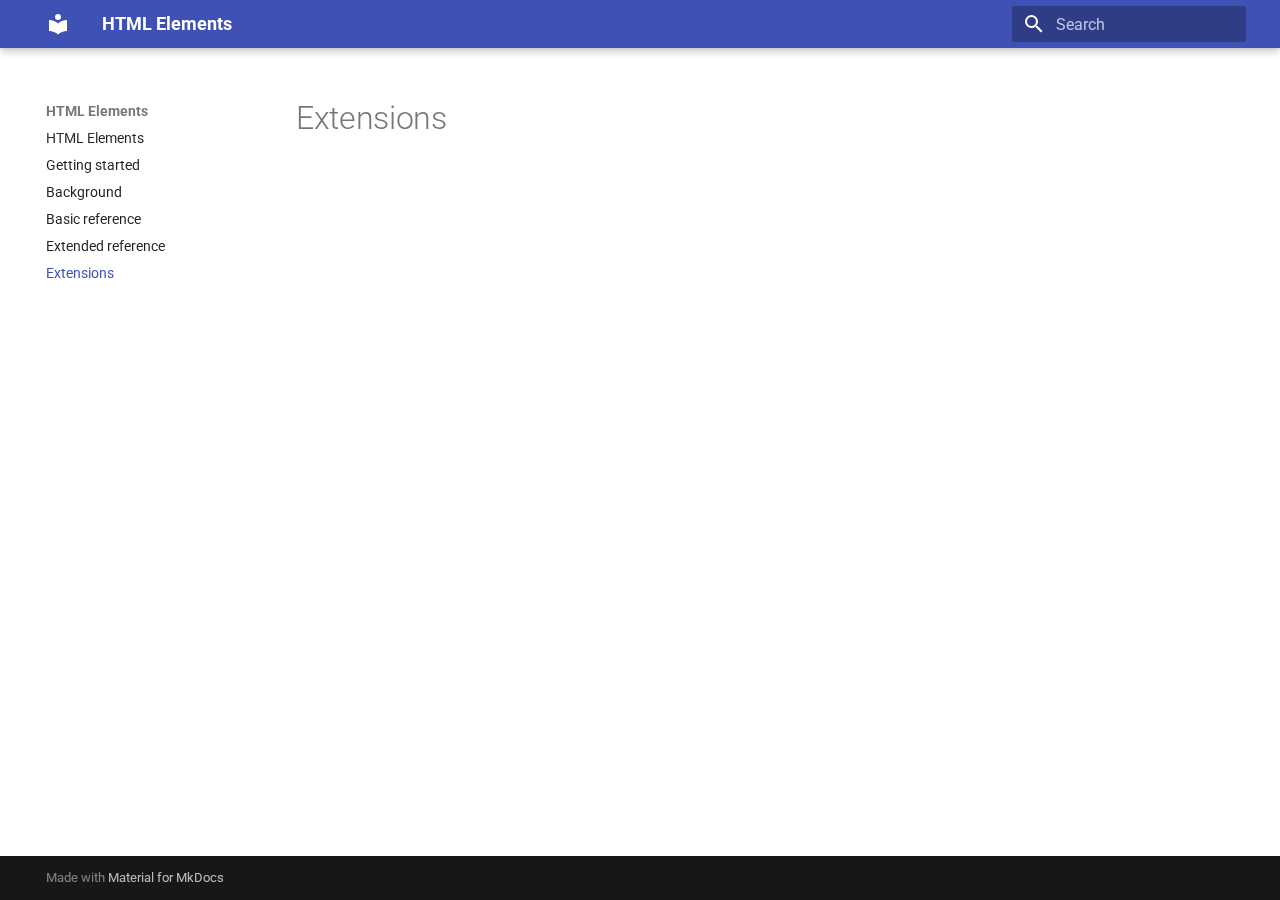
<file: extensions/index.html>
<!doctype html>
<html lang="en" class="no-js">
  <head>
    
      <meta charset="utf-8">
      <meta name="viewport" content="width=device-width,initial-scale=1">
      
      
      
      
        <link rel="prev" href="../extended_reference/">
      
      
      
      <link rel="icon" href="../assets/images/favicon.png">
      <meta name="generator" content="mkdocs-1.5.3, mkdocs-material-9.5.14">
    
    
      
        <title>Extensions - HTML Elements</title>
      
    
    
      <link rel="stylesheet" href="../assets/stylesheets/main.10ba22f1.min.css">
      
      


    
    
      
    
    
      
        
        
        <link rel="preconnect" href="https://fonts.gstatic.com" crossorigin>
        <link rel="stylesheet" href="https://fonts.googleapis.com/css?family=Roboto:300,300i,400,400i,700,700i%7CRoboto+Mono:400,400i,700,700i&display=fallback">
        <style>:root{--md-text-font:"Roboto";--md-code-font:"Roboto Mono"}</style>
      
    
    
    <script>__md_scope=new URL("..",location),__md_hash=e=>[...e].reduce((e,_)=>(e<<5)-e+_.charCodeAt(0),0),__md_get=(e,_=localStorage,t=__md_scope)=>JSON.parse(_.getItem(t.pathname+"."+e)),__md_set=(e,_,t=localStorage,a=__md_scope)=>{try{t.setItem(a.pathname+"."+e,JSON.stringify(_))}catch(e){}}</script>
    
      

    
    
    
  </head>
  
  
    <body dir="ltr">
  
    
    <input class="md-toggle" data-md-toggle="drawer" type="checkbox" id="__drawer" autocomplete="off">
    <input class="md-toggle" data-md-toggle="search" type="checkbox" id="__search" autocomplete="off">
    <label class="md-overlay" for="__drawer"></label>
    <div data-md-component="skip">
      
        
        <a href="#extensions" class="md-skip">
          Skip to content
        </a>
      
    </div>
    <div data-md-component="announce">
      
    </div>
    
    
      

  

<header class="md-header md-header--shadow" data-md-component="header">
  <nav class="md-header__inner md-grid" aria-label="Header">
    <a href=".." title="HTML Elements" class="md-header__button md-logo" aria-label="HTML Elements" data-md-component="logo">
      
  
  <svg xmlns="http://www.w3.org/2000/svg" viewBox="0 0 24 24"><path d="M12 8a3 3 0 0 0 3-3 3 3 0 0 0-3-3 3 3 0 0 0-3 3 3 3 0 0 0 3 3m0 3.54C9.64 9.35 6.5 8 3 8v11c3.5 0 6.64 1.35 9 3.54 2.36-2.19 5.5-3.54 9-3.54V8c-3.5 0-6.64 1.35-9 3.54Z"/></svg>

    </a>
    <label class="md-header__button md-icon" for="__drawer">
      
      <svg xmlns="http://www.w3.org/2000/svg" viewBox="0 0 24 24"><path d="M3 6h18v2H3V6m0 5h18v2H3v-2m0 5h18v2H3v-2Z"/></svg>
    </label>
    <div class="md-header__title" data-md-component="header-title">
      <div class="md-header__ellipsis">
        <div class="md-header__topic">
          <span class="md-ellipsis">
            HTML Elements
          </span>
        </div>
        <div class="md-header__topic" data-md-component="header-topic">
          <span class="md-ellipsis">
            
              Extensions
            
          </span>
        </div>
      </div>
    </div>
    
    
      <script>var media,input,key,value,palette=__md_get("__palette");if(palette&&palette.color){"(prefers-color-scheme)"===palette.color.media&&(media=matchMedia("(prefers-color-scheme: light)"),input=document.querySelector(media.matches?"[data-md-color-media='(prefers-color-scheme: light)']":"[data-md-color-media='(prefers-color-scheme: dark)']"),palette.color.media=input.getAttribute("data-md-color-media"),palette.color.scheme=input.getAttribute("data-md-color-scheme"),palette.color.primary=input.getAttribute("data-md-color-primary"),palette.color.accent=input.getAttribute("data-md-color-accent"));for([key,value]of Object.entries(palette.color))document.body.setAttribute("data-md-color-"+key,value)}</script>
    
    
    
      <label class="md-header__button md-icon" for="__search">
        
        <svg xmlns="http://www.w3.org/2000/svg" viewBox="0 0 24 24"><path d="M9.5 3A6.5 6.5 0 0 1 16 9.5c0 1.61-.59 3.09-1.56 4.23l.27.27h.79l5 5-1.5 1.5-5-5v-.79l-.27-.27A6.516 6.516 0 0 1 9.5 16 6.5 6.5 0 0 1 3 9.5 6.5 6.5 0 0 1 9.5 3m0 2C7 5 5 7 5 9.5S7 14 9.5 14 14 12 14 9.5 12 5 9.5 5Z"/></svg>
      </label>
      <div class="md-search" data-md-component="search" role="dialog">
  <label class="md-search__overlay" for="__search"></label>
  <div class="md-search__inner" role="search">
    <form class="md-search__form" name="search">
      <input type="text" class="md-search__input" name="query" aria-label="Search" placeholder="Search" autocapitalize="off" autocorrect="off" autocomplete="off" spellcheck="false" data-md-component="search-query" required>
      <label class="md-search__icon md-icon" for="__search">
        
        <svg xmlns="http://www.w3.org/2000/svg" viewBox="0 0 24 24"><path d="M9.5 3A6.5 6.5 0 0 1 16 9.5c0 1.61-.59 3.09-1.56 4.23l.27.27h.79l5 5-1.5 1.5-5-5v-.79l-.27-.27A6.516 6.516 0 0 1 9.5 16 6.5 6.5 0 0 1 3 9.5 6.5 6.5 0 0 1 9.5 3m0 2C7 5 5 7 5 9.5S7 14 9.5 14 14 12 14 9.5 12 5 9.5 5Z"/></svg>
        
        <svg xmlns="http://www.w3.org/2000/svg" viewBox="0 0 24 24"><path d="M20 11v2H8l5.5 5.5-1.42 1.42L4.16 12l7.92-7.92L13.5 5.5 8 11h12Z"/></svg>
      </label>
      <nav class="md-search__options" aria-label="Search">
        
        <button type="reset" class="md-search__icon md-icon" title="Clear" aria-label="Clear" tabindex="-1">
          
          <svg xmlns="http://www.w3.org/2000/svg" viewBox="0 0 24 24"><path d="M19 6.41 17.59 5 12 10.59 6.41 5 5 6.41 10.59 12 5 17.59 6.41 19 12 13.41 17.59 19 19 17.59 13.41 12 19 6.41Z"/></svg>
        </button>
      </nav>
      
    </form>
    <div class="md-search__output">
      <div class="md-search__scrollwrap" data-md-scrollfix>
        <div class="md-search-result" data-md-component="search-result">
          <div class="md-search-result__meta">
            Initializing search
          </div>
          <ol class="md-search-result__list" role="presentation"></ol>
        </div>
      </div>
    </div>
  </div>
</div>
    
    
  </nav>
  
</header>
    
    <div class="md-container" data-md-component="container">
      
      
        
          
        
      
      <main class="md-main" data-md-component="main">
        <div class="md-main__inner md-grid">
          
            
              
              <div class="md-sidebar md-sidebar--primary" data-md-component="sidebar" data-md-type="navigation" >
                <div class="md-sidebar__scrollwrap">
                  <div class="md-sidebar__inner">
                    



<nav class="md-nav md-nav--primary" aria-label="Navigation" data-md-level="0">
  <label class="md-nav__title" for="__drawer">
    <a href=".." title="HTML Elements" class="md-nav__button md-logo" aria-label="HTML Elements" data-md-component="logo">
      
  
  <svg xmlns="http://www.w3.org/2000/svg" viewBox="0 0 24 24"><path d="M12 8a3 3 0 0 0 3-3 3 3 0 0 0-3-3 3 3 0 0 0-3 3 3 3 0 0 0 3 3m0 3.54C9.64 9.35 6.5 8 3 8v11c3.5 0 6.64 1.35 9 3.54 2.36-2.19 5.5-3.54 9-3.54V8c-3.5 0-6.64 1.35-9 3.54Z"/></svg>

    </a>
    HTML Elements
  </label>
  
  <ul class="md-nav__list" data-md-scrollfix>
    
      
      
  
  
  
  
    <li class="md-nav__item">
      <a href=".." class="md-nav__link">
        
  
  <span class="md-ellipsis">
    HTML Elements
  </span>
  

      </a>
    </li>
  

    
      
      
  
  
  
  
    <li class="md-nav__item">
      <a href="../getting_started/" class="md-nav__link">
        
  
  <span class="md-ellipsis">
    Getting started
  </span>
  

      </a>
    </li>
  

    
      
      
  
  
  
  
    <li class="md-nav__item">
      <a href="../background/" class="md-nav__link">
        
  
  <span class="md-ellipsis">
    Background
  </span>
  

      </a>
    </li>
  

    
      
      
  
  
  
  
    <li class="md-nav__item">
      <a href="../basic_reference/" class="md-nav__link">
        
  
  <span class="md-ellipsis">
    Basic reference
  </span>
  

      </a>
    </li>
  

    
      
      
  
  
  
  
    <li class="md-nav__item">
      <a href="../extended_reference/" class="md-nav__link">
        
  
  <span class="md-ellipsis">
    Extended reference
  </span>
  

      </a>
    </li>
  

    
      
      
  
  
    
  
  
  
    <li class="md-nav__item md-nav__item--active">
      
      <input class="md-nav__toggle md-toggle" type="checkbox" id="__toc">
      
      
        
      
      
      <a href="./" class="md-nav__link md-nav__link--active">
        
  
  <span class="md-ellipsis">
    Extensions
  </span>
  

      </a>
      
    </li>
  

    
  </ul>
</nav>
                  </div>
                </div>
              </div>
            
            
              
              <div class="md-sidebar md-sidebar--secondary" data-md-component="sidebar" data-md-type="toc" >
                <div class="md-sidebar__scrollwrap">
                  <div class="md-sidebar__inner">
                    

<nav class="md-nav md-nav--secondary" aria-label="Table of contents">
  
  
  
    
  
  
</nav>
                  </div>
                </div>
              </div>
            
          
          
            <div class="md-content" data-md-component="content">
              <article class="md-content__inner md-typeset">
                
                  


<h1 id="extensions">Extensions</h1>












                
              </article>
            </div>
          
          
<script>var target=document.getElementById(location.hash.slice(1));target&&target.name&&(target.checked=target.name.startsWith("__tabbed_"))</script>
        </div>
        
      </main>
      
        <footer class="md-footer">
  
  <div class="md-footer-meta md-typeset">
    <div class="md-footer-meta__inner md-grid">
      <div class="md-copyright">
  
  
    Made with
    <a href="https://squidfunk.github.io/mkdocs-material/" target="_blank" rel="noopener">
      Material for MkDocs
    </a>
  
</div>
      
    </div>
  </div>
</footer>
      
    </div>
    <div class="md-dialog" data-md-component="dialog">
      <div class="md-dialog__inner md-typeset"></div>
    </div>
    
    
    <script id="__config" type="application/json">{"base": "..", "features": ["content.code.copy"], "search": "../assets/javascripts/workers/search.b8dbb3d2.min.js", "translations": {"clipboard.copied": "Copied to clipboard", "clipboard.copy": "Copy to clipboard", "search.result.more.one": "1 more on this page", "search.result.more.other": "# more on this page", "search.result.none": "No matching documents", "search.result.one": "1 matching document", "search.result.other": "# matching documents", "search.result.placeholder": "Type to start searching", "search.result.term.missing": "Missing", "select.version": "Select version"}}</script>
    
    
      <script src="../assets/javascripts/bundle.bd41221c.min.js"></script>
      
    
  </body>
</html>
</file>
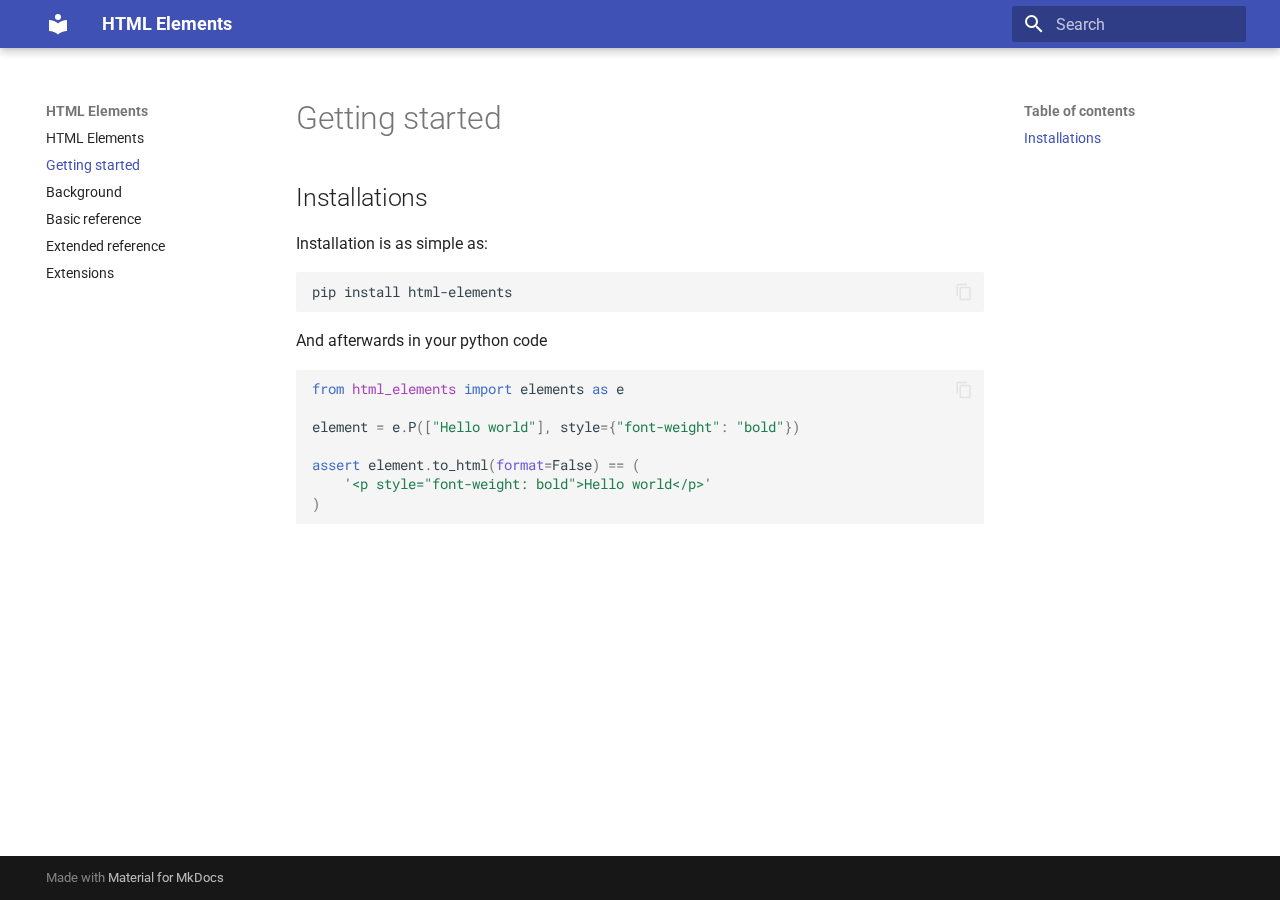
<file: getting_started/index.html>
<!doctype html>
<html lang="en" class="no-js">
  <head>
    
      <meta charset="utf-8">
      <meta name="viewport" content="width=device-width,initial-scale=1">
      
      
      
      
        <link rel="prev" href="..">
      
      
        <link rel="next" href="../background/">
      
      
      <link rel="icon" href="../assets/images/favicon.png">
      <meta name="generator" content="mkdocs-1.5.3, mkdocs-material-9.5.14">
    
    
      
        <title>Getting started - HTML Elements</title>
      
    
    
      <link rel="stylesheet" href="../assets/stylesheets/main.10ba22f1.min.css">
      
      


    
    
      
    
    
      
        
        
        <link rel="preconnect" href="https://fonts.gstatic.com" crossorigin>
        <link rel="stylesheet" href="https://fonts.googleapis.com/css?family=Roboto:300,300i,400,400i,700,700i%7CRoboto+Mono:400,400i,700,700i&display=fallback">
        <style>:root{--md-text-font:"Roboto";--md-code-font:"Roboto Mono"}</style>
      
    
    
    <script>__md_scope=new URL("..",location),__md_hash=e=>[...e].reduce((e,_)=>(e<<5)-e+_.charCodeAt(0),0),__md_get=(e,_=localStorage,t=__md_scope)=>JSON.parse(_.getItem(t.pathname+"."+e)),__md_set=(e,_,t=localStorage,a=__md_scope)=>{try{t.setItem(a.pathname+"."+e,JSON.stringify(_))}catch(e){}}</script>
    
      

    
    
    
  </head>
  
  
    <body dir="ltr">
  
    
    <input class="md-toggle" data-md-toggle="drawer" type="checkbox" id="__drawer" autocomplete="off">
    <input class="md-toggle" data-md-toggle="search" type="checkbox" id="__search" autocomplete="off">
    <label class="md-overlay" for="__drawer"></label>
    <div data-md-component="skip">
      
        
        <a href="#getting-started" class="md-skip">
          Skip to content
        </a>
      
    </div>
    <div data-md-component="announce">
      
    </div>
    
    
      

  

<header class="md-header md-header--shadow" data-md-component="header">
  <nav class="md-header__inner md-grid" aria-label="Header">
    <a href=".." title="HTML Elements" class="md-header__button md-logo" aria-label="HTML Elements" data-md-component="logo">
      
  
  <svg xmlns="http://www.w3.org/2000/svg" viewBox="0 0 24 24"><path d="M12 8a3 3 0 0 0 3-3 3 3 0 0 0-3-3 3 3 0 0 0-3 3 3 3 0 0 0 3 3m0 3.54C9.64 9.35 6.5 8 3 8v11c3.5 0 6.64 1.35 9 3.54 2.36-2.19 5.5-3.54 9-3.54V8c-3.5 0-6.64 1.35-9 3.54Z"/></svg>

    </a>
    <label class="md-header__button md-icon" for="__drawer">
      
      <svg xmlns="http://www.w3.org/2000/svg" viewBox="0 0 24 24"><path d="M3 6h18v2H3V6m0 5h18v2H3v-2m0 5h18v2H3v-2Z"/></svg>
    </label>
    <div class="md-header__title" data-md-component="header-title">
      <div class="md-header__ellipsis">
        <div class="md-header__topic">
          <span class="md-ellipsis">
            HTML Elements
          </span>
        </div>
        <div class="md-header__topic" data-md-component="header-topic">
          <span class="md-ellipsis">
            
              Getting started
            
          </span>
        </div>
      </div>
    </div>
    
    
      <script>var media,input,key,value,palette=__md_get("__palette");if(palette&&palette.color){"(prefers-color-scheme)"===palette.color.media&&(media=matchMedia("(prefers-color-scheme: light)"),input=document.querySelector(media.matches?"[data-md-color-media='(prefers-color-scheme: light)']":"[data-md-color-media='(prefers-color-scheme: dark)']"),palette.color.media=input.getAttribute("data-md-color-media"),palette.color.scheme=input.getAttribute("data-md-color-scheme"),palette.color.primary=input.getAttribute("data-md-color-primary"),palette.color.accent=input.getAttribute("data-md-color-accent"));for([key,value]of Object.entries(palette.color))document.body.setAttribute("data-md-color-"+key,value)}</script>
    
    
    
      <label class="md-header__button md-icon" for="__search">
        
        <svg xmlns="http://www.w3.org/2000/svg" viewBox="0 0 24 24"><path d="M9.5 3A6.5 6.5 0 0 1 16 9.5c0 1.61-.59 3.09-1.56 4.23l.27.27h.79l5 5-1.5 1.5-5-5v-.79l-.27-.27A6.516 6.516 0 0 1 9.5 16 6.5 6.5 0 0 1 3 9.5 6.5 6.5 0 0 1 9.5 3m0 2C7 5 5 7 5 9.5S7 14 9.5 14 14 12 14 9.5 12 5 9.5 5Z"/></svg>
      </label>
      <div class="md-search" data-md-component="search" role="dialog">
  <label class="md-search__overlay" for="__search"></label>
  <div class="md-search__inner" role="search">
    <form class="md-search__form" name="search">
      <input type="text" class="md-search__input" name="query" aria-label="Search" placeholder="Search" autocapitalize="off" autocorrect="off" autocomplete="off" spellcheck="false" data-md-component="search-query" required>
      <label class="md-search__icon md-icon" for="__search">
        
        <svg xmlns="http://www.w3.org/2000/svg" viewBox="0 0 24 24"><path d="M9.5 3A6.5 6.5 0 0 1 16 9.5c0 1.61-.59 3.09-1.56 4.23l.27.27h.79l5 5-1.5 1.5-5-5v-.79l-.27-.27A6.516 6.516 0 0 1 9.5 16 6.5 6.5 0 0 1 3 9.5 6.5 6.5 0 0 1 9.5 3m0 2C7 5 5 7 5 9.5S7 14 9.5 14 14 12 14 9.5 12 5 9.5 5Z"/></svg>
        
        <svg xmlns="http://www.w3.org/2000/svg" viewBox="0 0 24 24"><path d="M20 11v2H8l5.5 5.5-1.42 1.42L4.16 12l7.92-7.92L13.5 5.5 8 11h12Z"/></svg>
      </label>
      <nav class="md-search__options" aria-label="Search">
        
        <button type="reset" class="md-search__icon md-icon" title="Clear" aria-label="Clear" tabindex="-1">
          
          <svg xmlns="http://www.w3.org/2000/svg" viewBox="0 0 24 24"><path d="M19 6.41 17.59 5 12 10.59 6.41 5 5 6.41 10.59 12 5 17.59 6.41 19 12 13.41 17.59 19 19 17.59 13.41 12 19 6.41Z"/></svg>
        </button>
      </nav>
      
    </form>
    <div class="md-search__output">
      <div class="md-search__scrollwrap" data-md-scrollfix>
        <div class="md-search-result" data-md-component="search-result">
          <div class="md-search-result__meta">
            Initializing search
          </div>
          <ol class="md-search-result__list" role="presentation"></ol>
        </div>
      </div>
    </div>
  </div>
</div>
    
    
  </nav>
  
</header>
    
    <div class="md-container" data-md-component="container">
      
      
        
          
        
      
      <main class="md-main" data-md-component="main">
        <div class="md-main__inner md-grid">
          
            
              
              <div class="md-sidebar md-sidebar--primary" data-md-component="sidebar" data-md-type="navigation" >
                <div class="md-sidebar__scrollwrap">
                  <div class="md-sidebar__inner">
                    



<nav class="md-nav md-nav--primary" aria-label="Navigation" data-md-level="0">
  <label class="md-nav__title" for="__drawer">
    <a href=".." title="HTML Elements" class="md-nav__button md-logo" aria-label="HTML Elements" data-md-component="logo">
      
  
  <svg xmlns="http://www.w3.org/2000/svg" viewBox="0 0 24 24"><path d="M12 8a3 3 0 0 0 3-3 3 3 0 0 0-3-3 3 3 0 0 0-3 3 3 3 0 0 0 3 3m0 3.54C9.64 9.35 6.5 8 3 8v11c3.5 0 6.64 1.35 9 3.54 2.36-2.19 5.5-3.54 9-3.54V8c-3.5 0-6.64 1.35-9 3.54Z"/></svg>

    </a>
    HTML Elements
  </label>
  
  <ul class="md-nav__list" data-md-scrollfix>
    
      
      
  
  
  
  
    <li class="md-nav__item">
      <a href=".." class="md-nav__link">
        
  
  <span class="md-ellipsis">
    HTML Elements
  </span>
  

      </a>
    </li>
  

    
      
      
  
  
    
  
  
  
    <li class="md-nav__item md-nav__item--active">
      
      <input class="md-nav__toggle md-toggle" type="checkbox" id="__toc">
      
      
        
      
      
        <label class="md-nav__link md-nav__link--active" for="__toc">
          
  
  <span class="md-ellipsis">
    Getting started
  </span>
  

          <span class="md-nav__icon md-icon"></span>
        </label>
      
      <a href="./" class="md-nav__link md-nav__link--active">
        
  
  <span class="md-ellipsis">
    Getting started
  </span>
  

      </a>
      
        

<nav class="md-nav md-nav--secondary" aria-label="Table of contents">
  
  
  
    
  
  
    <label class="md-nav__title" for="__toc">
      <span class="md-nav__icon md-icon"></span>
      Table of contents
    </label>
    <ul class="md-nav__list" data-md-component="toc" data-md-scrollfix>
      
        <li class="md-nav__item">
  <a href="#installations" class="md-nav__link">
    <span class="md-ellipsis">
      Installations
    </span>
  </a>
  
</li>
      
    </ul>
  
</nav>
      
    </li>
  

    
      
      
  
  
  
  
    <li class="md-nav__item">
      <a href="../background/" class="md-nav__link">
        
  
  <span class="md-ellipsis">
    Background
  </span>
  

      </a>
    </li>
  

    
      
      
  
  
  
  
    <li class="md-nav__item">
      <a href="../basic_reference/" class="md-nav__link">
        
  
  <span class="md-ellipsis">
    Basic reference
  </span>
  

      </a>
    </li>
  

    
      
      
  
  
  
  
    <li class="md-nav__item">
      <a href="../extended_reference/" class="md-nav__link">
        
  
  <span class="md-ellipsis">
    Extended reference
  </span>
  

      </a>
    </li>
  

    
      
      
  
  
  
  
    <li class="md-nav__item">
      <a href="../extensions/" class="md-nav__link">
        
  
  <span class="md-ellipsis">
    Extensions
  </span>
  

      </a>
    </li>
  

    
  </ul>
</nav>
                  </div>
                </div>
              </div>
            
            
              
              <div class="md-sidebar md-sidebar--secondary" data-md-component="sidebar" data-md-type="toc" >
                <div class="md-sidebar__scrollwrap">
                  <div class="md-sidebar__inner">
                    

<nav class="md-nav md-nav--secondary" aria-label="Table of contents">
  
  
  
    
  
  
    <label class="md-nav__title" for="__toc">
      <span class="md-nav__icon md-icon"></span>
      Table of contents
    </label>
    <ul class="md-nav__list" data-md-component="toc" data-md-scrollfix>
      
        <li class="md-nav__item">
  <a href="#installations" class="md-nav__link">
    <span class="md-ellipsis">
      Installations
    </span>
  </a>
  
</li>
      
    </ul>
  
</nav>
                  </div>
                </div>
              </div>
            
          
          
            <div class="md-content" data-md-component="content">
              <article class="md-content__inner md-typeset">
                
                  


<h1 id="getting-started">Getting started</h1>
<h2 id="installations">Installations</h2>
<p>Installation is as simple as:</p>
<div class="language-bash highlight"><pre><span></span><code><span id="__span-0-1"><a id="__codelineno-0-1" name="__codelineno-0-1" href="#__codelineno-0-1"></a>pip<span class="w"> </span>install<span class="w"> </span>html-elements
</span></code></pre></div>
<p>And afterwards in your python code</p>
<div class="language-python highlight"><pre><span></span><code><span id="__span-1-1"><a id="__codelineno-1-1" name="__codelineno-1-1" href="#__codelineno-1-1"></a><span class="kn">from</span> <span class="nn">html_elements</span> <span class="kn">import</span> <span class="n">elements</span> <span class="k">as</span> <span class="n">e</span>
</span><span id="__span-1-2"><a id="__codelineno-1-2" name="__codelineno-1-2" href="#__codelineno-1-2"></a>
</span><span id="__span-1-3"><a id="__codelineno-1-3" name="__codelineno-1-3" href="#__codelineno-1-3"></a><span class="n">element</span> <span class="o">=</span> <span class="n">e</span><span class="o">.</span><span class="n">P</span><span class="p">([</span><span class="s2">&quot;Hello world&quot;</span><span class="p">],</span> <span class="n">style</span><span class="o">=</span><span class="p">{</span><span class="s2">&quot;font-weight&quot;</span><span class="p">:</span> <span class="s2">&quot;bold&quot;</span><span class="p">})</span>
</span><span id="__span-1-4"><a id="__codelineno-1-4" name="__codelineno-1-4" href="#__codelineno-1-4"></a>
</span><span id="__span-1-5"><a id="__codelineno-1-5" name="__codelineno-1-5" href="#__codelineno-1-5"></a><span class="k">assert</span> <span class="n">element</span><span class="o">.</span><span class="n">to_html</span><span class="p">(</span><span class="nb">format</span><span class="o">=</span><span class="kc">False</span><span class="p">)</span> <span class="o">==</span> <span class="p">(</span>
</span><span id="__span-1-6"><a id="__codelineno-1-6" name="__codelineno-1-6" href="#__codelineno-1-6"></a>    <span class="s1">&#39;&lt;p style=&quot;font-weight: bold&quot;&gt;Hello world&lt;/p&gt;&#39;</span>
</span><span id="__span-1-7"><a id="__codelineno-1-7" name="__codelineno-1-7" href="#__codelineno-1-7"></a><span class="p">)</span>
</span></code></pre></div>












                
              </article>
            </div>
          
          
<script>var target=document.getElementById(location.hash.slice(1));target&&target.name&&(target.checked=target.name.startsWith("__tabbed_"))</script>
        </div>
        
      </main>
      
        <footer class="md-footer">
  
  <div class="md-footer-meta md-typeset">
    <div class="md-footer-meta__inner md-grid">
      <div class="md-copyright">
  
  
    Made with
    <a href="https://squidfunk.github.io/mkdocs-material/" target="_blank" rel="noopener">
      Material for MkDocs
    </a>
  
</div>
      
    </div>
  </div>
</footer>
      
    </div>
    <div class="md-dialog" data-md-component="dialog">
      <div class="md-dialog__inner md-typeset"></div>
    </div>
    
    
    <script id="__config" type="application/json">{"base": "..", "features": ["content.code.copy"], "search": "../assets/javascripts/workers/search.b8dbb3d2.min.js", "translations": {"clipboard.copied": "Copied to clipboard", "clipboard.copy": "Copy to clipboard", "search.result.more.one": "1 more on this page", "search.result.more.other": "# more on this page", "search.result.none": "No matching documents", "search.result.one": "1 matching document", "search.result.other": "# matching documents", "search.result.placeholder": "Type to start searching", "search.result.term.missing": "Missing", "select.version": "Select version"}}</script>
    
    
      <script src="../assets/javascripts/bundle.bd41221c.min.js"></script>
      
    
  </body>
</html>
</file>
<file: assets/stylesheets/main.10ba22f1.min.css>
@charset "UTF-8";html{-webkit-text-size-adjust:none;-moz-text-size-adjust:none;text-size-adjust:none;box-sizing:border-box}*,:after,:before{box-sizing:inherit}@media (prefers-reduced-motion){*,:after,:before{transition:none!important}}body{margin:0}a,button,input,label{-webkit-tap-highlight-color:transparent}a{color:inherit;text-decoration:none}hr{border:0;box-sizing:initial;display:block;height:.05rem;overflow:visible;padding:0}small{font-size:80%}sub,sup{line-height:1em}img{border-style:none}table{border-collapse:initial;border-spacing:0}td,th{font-weight:400;vertical-align:top}button{background:#0000;border:0;font-family:inherit;font-size:inherit;margin:0;padding:0}input{border:0;outline:none}:root{--md-primary-fg-color:#4051b5;--md-primary-fg-color--light:#5d6cc0;--md-primary-fg-color--dark:#303fa1;--md-primary-bg-color:#fff;--md-primary-bg-color--light:#ffffffb3;--md-accent-fg-color:#526cfe;--md-accent-fg-color--transparent:#526cfe1a;--md-accent-bg-color:#fff;--md-accent-bg-color--light:#ffffffb3}[data-md-color-scheme=default]{color-scheme:light}[data-md-color-scheme=default] img[src$="#gh-dark-mode-only"],[data-md-color-scheme=default] img[src$="#only-dark"]{display:none}:root,[data-md-color-scheme=default]{--md-hue:225deg;--md-default-fg-color:#000000de;--md-default-fg-color--light:#0000008a;--md-default-fg-color--lighter:#00000052;--md-default-fg-color--lightest:#00000012;--md-default-bg-color:#fff;--md-default-bg-color--light:#ffffffb3;--md-default-bg-color--lighter:#ffffff4d;--md-default-bg-color--lightest:#ffffff1f;--md-code-fg-color:#36464e;--md-code-bg-color:#f5f5f5;--md-code-hl-color:#4287ff;--md-code-hl-color--light:#4287ff1a;--md-code-hl-number-color:#d52a2a;--md-code-hl-special-color:#db1457;--md-code-hl-function-color:#a846b9;--md-code-hl-constant-color:#6e59d9;--md-code-hl-keyword-color:#3f6ec6;--md-code-hl-string-color:#1c7d4d;--md-code-hl-name-color:var(--md-code-fg-color);--md-code-hl-operator-color:var(--md-default-fg-color--light);--md-code-hl-punctuation-color:var(--md-default-fg-color--light);--md-code-hl-comment-color:var(--md-default-fg-color--light);--md-code-hl-generic-color:var(--md-default-fg-color--light);--md-code-hl-variable-color:var(--md-default-fg-color--light);--md-typeset-color:var(--md-default-fg-color);--md-typeset-a-color:var(--md-primary-fg-color);--md-typeset-del-color:#f5503d26;--md-typeset-ins-color:#0bd57026;--md-typeset-kbd-color:#fafafa;--md-typeset-kbd-accent-color:#fff;--md-typeset-kbd-border-color:#b8b8b8;--md-typeset-mark-color:#ffff0080;--md-typeset-table-color:#0000001f;--md-typeset-table-color--light:rgba(0,0,0,.035);--md-admonition-fg-color:var(--md-default-fg-color);--md-admonition-bg-color:var(--md-default-bg-color);--md-warning-fg-color:#000000de;--md-warning-bg-color:#ff9;--md-footer-fg-color:#fff;--md-footer-fg-color--light:#ffffffb3;--md-footer-fg-color--lighter:#ffffff73;--md-footer-bg-color:#000000de;--md-footer-bg-color--dark:#00000052;--md-shadow-z1:0 0.2rem 0.5rem #0000000d,0 0 0.05rem #0000001a;--md-shadow-z2:0 0.2rem 0.5rem #0000001a,0 0 0.05rem #00000040;--md-shadow-z3:0 0.2rem 0.5rem #0003,0 0 0.05rem #00000059}.md-icon svg{fill:currentcolor;display:block;height:1.2rem;width:1.2rem}body{-webkit-font-smoothing:antialiased;-moz-osx-font-smoothing:grayscale;--md-text-font-family:var(--md-text-font,_),-apple-system,BlinkMacSystemFont,Helvetica,Arial,sans-serif;--md-code-font-family:var(--md-code-font,_),SFMono-Regular,Consolas,Menlo,monospace}aside,body,input{font-feature-settings:"kern","liga";color:var(--md-typeset-color);font-family:var(--md-text-font-family)}code,kbd,pre{font-feature-settings:"kern";font-family:var(--md-code-font-family)}:root{--md-typeset-table-sort-icon:url('data:image/svg+xml;charset=utf-8,<svg xmlns="http://www.w3.org/2000/svg" viewBox="0 0 24 24"><path d="m18 21-4-4h3V7h-3l4-4 4 4h-3v10h3M2 19v-2h10v2M2 13v-2h7v2M2 7V5h4v2H2Z"/></svg>');--md-typeset-table-sort-icon--asc:url('data:image/svg+xml;charset=utf-8,<svg xmlns="http://www.w3.org/2000/svg" viewBox="0 0 24 24"><path d="M19 17h3l-4 4-4-4h3V3h2M2 17h10v2H2M6 5v2H2V5m0 6h7v2H2v-2Z"/></svg>');--md-typeset-table-sort-icon--desc:url('data:image/svg+xml;charset=utf-8,<svg xmlns="http://www.w3.org/2000/svg" viewBox="0 0 24 24"><path d="M19 7h3l-4-4-4 4h3v14h2M2 17h10v2H2M6 5v2H2V5m0 6h7v2H2v-2Z"/></svg>')}.md-typeset{-webkit-print-color-adjust:exact;color-adjust:exact;font-size:.8rem;line-height:1.6}@media print{.md-typeset{font-size:.68rem}}.md-typeset blockquote,.md-typeset dl,.md-typeset figure,.md-typeset ol,.md-typeset pre,.md-typeset ul{margin-bottom:1em;margin-top:1em}.md-typeset h1{color:var(--md-default-fg-color--light);font-size:2em;line-height:1.3;margin:0 0 1.25em}.md-typeset h1,.md-typeset h2{font-weight:300;letter-spacing:-.01em}.md-typeset h2{font-size:1.5625em;line-height:1.4;margin:1.6em 0 .64em}.md-typeset h3{font-size:1.25em;font-weight:400;letter-spacing:-.01em;line-height:1.5;margin:1.6em 0 .8em}.md-typeset h2+h3{margin-top:.8em}.md-typeset h4{font-weight:700;letter-spacing:-.01em;margin:1em 0}.md-typeset h5,.md-typeset h6{color:var(--md-default-fg-color--light);font-size:.8em;font-weight:700;letter-spacing:-.01em;margin:1.25em 0}.md-typeset h5{text-transform:uppercase}.md-typeset hr{border-bottom:.05rem solid var(--md-default-fg-color--lightest);display:flow-root;margin:1.5em 0}.md-typeset a{color:var(--md-typeset-a-color);word-break:break-word}.md-typeset a,.md-typeset a:before{transition:color 125ms}.md-typeset a:focus,.md-typeset a:hover{color:var(--md-accent-fg-color)}.md-typeset a:focus code,.md-typeset a:hover code{background-color:var(--md-accent-fg-color--transparent)}.md-typeset a code{color:currentcolor;transition:background-color 125ms}.md-typeset a.focus-visible{outline-color:var(--md-accent-fg-color);outline-offset:.2rem}.md-typeset code,.md-typeset kbd,.md-typeset pre{color:var(--md-code-fg-color);direction:ltr;font-variant-ligatures:none}@media print{.md-typeset code,.md-typeset kbd,.md-typeset pre{white-space:pre-wrap}}.md-typeset code{background-color:var(--md-code-bg-color);border-radius:.1rem;-webkit-box-decoration-break:clone;box-decoration-break:clone;font-size:.85em;padding:0 .2941176471em;word-break:break-word}.md-typeset code:not(.focus-visible){-webkit-tap-highlight-color:transparent;outline:none}.md-typeset pre{display:flow-root;line-height:1.4;position:relative}.md-typeset pre>code{-webkit-box-decoration-break:slice;box-decoration-break:slice;box-shadow:none;display:block;margin:0;outline-color:var(--md-accent-fg-color);overflow:auto;padding:.7720588235em 1.1764705882em;scrollbar-color:var(--md-default-fg-color--lighter) #0000;scrollbar-width:thin;touch-action:auto;word-break:normal}.md-typeset pre>code:hover{scrollbar-color:var(--md-accent-fg-color) #0000}.md-typeset pre>code::-webkit-scrollbar{height:.2rem;width:.2rem}.md-typeset pre>code::-webkit-scrollbar-thumb{background-color:var(--md-default-fg-color--lighter)}.md-typeset pre>code::-webkit-scrollbar-thumb:hover{background-color:var(--md-accent-fg-color)}.md-typeset kbd{background-color:var(--md-typeset-kbd-color);border-radius:.1rem;box-shadow:0 .1rem 0 .05rem var(--md-typeset-kbd-border-color),0 .1rem 0 var(--md-typeset-kbd-border-color),0 -.1rem .2rem var(--md-typeset-kbd-accent-color) inset;color:var(--md-default-fg-color);display:inline-block;font-size:.75em;padding:0 .6666666667em;vertical-align:text-top;word-break:break-word}.md-typeset mark{background-color:var(--md-typeset-mark-color);-webkit-box-decoration-break:clone;box-decoration-break:clone;color:inherit;word-break:break-word}.md-typeset abbr{border-bottom:.05rem dotted var(--md-default-fg-color--light);cursor:help;text-decoration:none}.md-typeset small{opacity:.75}[dir=ltr] .md-typeset sub,[dir=ltr] .md-typeset sup{margin-left:.078125em}[dir=rtl] .md-typeset sub,[dir=rtl] .md-typeset sup{margin-right:.078125em}[dir=ltr] .md-typeset blockquote{padding-left:.6rem}[dir=rtl] .md-typeset blockquote{padding-right:.6rem}[dir=ltr] .md-typeset blockquote{border-left:.2rem solid var(--md-default-fg-color--lighter)}[dir=rtl] .md-typeset blockquote{border-right:.2rem solid var(--md-default-fg-color--lighter)}.md-typeset blockquote{color:var(--md-default-fg-color--light);margin-left:0;margin-right:0}.md-typeset ul{list-style-type:disc}[dir=ltr] .md-typeset ol,[dir=ltr] .md-typeset ul{margin-left:.625em}[dir=rtl] .md-typeset ol,[dir=rtl] .md-typeset ul{margin-right:.625em}.md-typeset ol,.md-typeset ul{padding:0}.md-typeset ol:not([hidden]),.md-typeset ul:not([hidden]){display:flow-root}.md-typeset ol ol,.md-typeset ul ol{list-style-type:lower-alpha}.md-typeset ol ol ol,.md-typeset ul ol ol{list-style-type:lower-roman}[dir=ltr] .md-typeset ol li,[dir=ltr] .md-typeset ul li{margin-left:1.25em}[dir=rtl] .md-typeset ol li,[dir=rtl] .md-typeset ul li{margin-right:1.25em}.md-typeset ol li,.md-typeset ul li{margin-bottom:.5em}.md-typeset ol li blockquote,.md-typeset ol li p,.md-typeset ul li blockquote,.md-typeset ul li p{margin:.5em 0}.md-typeset ol li:last-child,.md-typeset ul li:last-child{margin-bottom:0}[dir=ltr] .md-typeset ol li ol,[dir=ltr] .md-typeset ol li ul,[dir=ltr] .md-typeset ul li ol,[dir=ltr] .md-typeset ul li ul{margin-left:.625em}[dir=rtl] .md-typeset ol li ol,[dir=rtl] .md-typeset ol li ul,[dir=rtl] .md-typeset ul li ol,[dir=rtl] .md-typeset ul li ul{margin-right:.625em}.md-typeset ol li ol,.md-typeset ol li ul,.md-typeset ul li ol,.md-typeset ul li ul{margin-bottom:.5em;margin-top:.5em}[dir=ltr] .md-typeset dd{margin-left:1.875em}[dir=rtl] .md-typeset dd{margin-right:1.875em}.md-typeset dd{margin-bottom:1.5em;margin-top:1em}.md-typeset img,.md-typeset svg,.md-typeset video{height:auto;max-width:100%}.md-typeset img[align=left]{margin:1em 1em 1em 0}.md-typeset img[align=right]{margin:1em 0 1em 1em}.md-typeset img[align]:only-child{margin-top:0}.md-typeset figure{display:flow-root;margin:1em auto;max-width:100%;text-align:center;width:-webkit-fit-content;width:-moz-fit-content;width:fit-content}.md-typeset figure img{display:block;margin:0 auto}.md-typeset figcaption{font-style:italic;margin:1em auto;max-width:24rem}.md-typeset iframe{color-scheme:light;max-width:100%}.md-typeset table:not([class]){background-color:var(--md-default-bg-color);border:.05rem solid var(--md-typeset-table-color);border-radius:.1rem;display:inline-block;font-size:.64rem;max-width:100%;overflow:auto;touch-action:auto}@media print{.md-typeset table:not([class]){display:table}}.md-typeset table:not([class])+*{margin-top:1.5em}.md-typeset table:not([class]) td>:first-child,.md-typeset table:not([class]) th>:first-child{margin-top:0}.md-typeset table:not([class]) td>:last-child,.md-typeset table:not([class]) th>:last-child{margin-bottom:0}.md-typeset table:not([class]) td:not([align]),.md-typeset table:not([class]) th:not([align]){text-align:left}[dir=rtl] .md-typeset table:not([class]) td:not([align]),[dir=rtl] .md-typeset table:not([class]) th:not([align]){text-align:right}.md-typeset table:not([class]) th{font-weight:700;min-width:5rem;padding:.9375em 1.25em;vertical-align:top}.md-typeset table:not([class]) td{border-top:.05rem solid var(--md-typeset-table-color);padding:.9375em 1.25em;vertical-align:top}.md-typeset table:not([class]) tbody tr{transition:background-color 125ms}.md-typeset table:not([class]) tbody tr:hover{background-color:var(--md-typeset-table-color--light);box-shadow:0 .05rem 0 var(--md-default-bg-color) inset}.md-typeset table:not([class]) a{word-break:normal}.md-typeset table th[role=columnheader]{cursor:pointer}[dir=ltr] .md-typeset table th[role=columnheader]:after{margin-left:.5em}[dir=rtl] .md-typeset table th[role=columnheader]:after{margin-right:.5em}.md-typeset table th[role=columnheader]:after{content:"";display:inline-block;height:1.2em;-webkit-mask-image:var(--md-typeset-table-sort-icon);mask-image:var(--md-typeset-table-sort-icon);-webkit-mask-repeat:no-repeat;mask-repeat:no-repeat;-webkit-mask-size:contain;mask-size:contain;transition:background-color 125ms;vertical-align:text-bottom;width:1.2em}.md-typeset table th[role=columnheader]:hover:after{background-color:var(--md-default-fg-color--lighter)}.md-typeset table th[role=columnheader][aria-sort=ascending]:after{background-color:var(--md-default-fg-color--light);-webkit-mask-image:var(--md-typeset-table-sort-icon--asc);mask-image:var(--md-typeset-table-sort-icon--asc)}.md-typeset table th[role=columnheader][aria-sort=descending]:after{background-color:var(--md-default-fg-color--light);-webkit-mask-image:var(--md-typeset-table-sort-icon--desc);mask-image:var(--md-typeset-table-sort-icon--desc)}.md-typeset__scrollwrap{margin:1em -.8rem;overflow-x:auto;touch-action:auto}.md-typeset__table{display:inline-block;margin-bottom:.5em;padding:0 .8rem}@media print{.md-typeset__table{display:block}}html .md-typeset__table table{display:table;margin:0;overflow:hidden;width:100%}@media screen and (max-width:44.984375em){.md-content__inner>pre{margin:1em -.8rem}.md-content__inner>pre code{border-radius:0}}.md-typeset .md-author{border-radius:100%;display:block;flex-shrink:0;height:1.6rem;overflow:hidden;position:relative;transition:color 125ms,transform 125ms;width:1.6rem}.md-typeset .md-author img{display:block}.md-typeset .md-author--more{background:var(--md-default-fg-color--lightest);color:var(--md-default-fg-color--lighter);font-size:.6rem;font-weight:700;line-height:1.6rem;text-align:center}.md-typeset .md-author--long{height:2.4rem;width:2.4rem}.md-typeset a.md-author{transform:scale(1)}.md-typeset a.md-author img{filter:grayscale(100%) opacity(75%);transition:filter 125ms}.md-typeset a.md-author:focus,.md-typeset a.md-author:hover{transform:scale(1.1);z-index:1}.md-typeset a.md-author:focus img,.md-typeset a.md-author:hover img{filter:grayscale(0)}.md-banner{background-color:var(--md-footer-bg-color);color:var(--md-footer-fg-color);overflow:auto}@media print{.md-banner{display:none}}.md-banner--warning{background-color:var(--md-warning-bg-color);color:var(--md-warning-fg-color)}.md-banner__inner{font-size:.7rem;margin:.6rem auto;padding:0 .8rem}[dir=ltr] .md-banner__button{float:right}[dir=rtl] .md-banner__button{float:left}.md-banner__button{color:inherit;cursor:pointer;transition:opacity .25s}.no-js .md-banner__button{display:none}.md-banner__button:hover{opacity:.7}html{font-size:125%;height:100%;overflow-x:hidden}@media screen and (min-width:100em){html{font-size:137.5%}}@media screen and (min-width:125em){html{font-size:150%}}body{background-color:var(--md-default-bg-color);display:flex;flex-direction:column;font-size:.5rem;min-height:100%;position:relative;width:100%}@media print{body{display:block}}@media screen and (max-width:59.984375em){body[data-md-scrolllock]{position:fixed}}.md-grid{margin-left:auto;margin-right:auto;max-width:61rem}.md-container{display:flex;flex-direction:column;flex-grow:1}@media print{.md-container{display:block}}.md-main{flex-grow:1}.md-main__inner{display:flex;height:100%;margin-top:1.5rem}.md-ellipsis{overflow:hidden;text-overflow:ellipsis}.md-toggle{display:none}.md-option{height:0;opacity:0;position:absolute;width:0}.md-option:checked+label:not([hidden]){display:block}.md-option.focus-visible+label{outline-color:var(--md-accent-fg-color);outline-style:auto}.md-skip{background-color:var(--md-default-fg-color);border-radius:.1rem;color:var(--md-default-bg-color);font-size:.64rem;margin:.5rem;opacity:0;outline-color:var(--md-accent-fg-color);padding:.3rem .5rem;position:fixed;transform:translateY(.4rem);z-index:-1}.md-skip:focus{opacity:1;transform:translateY(0);transition:transform .25s cubic-bezier(.4,0,.2,1),opacity 175ms 75ms;z-index:10}@page{margin:25mm}:root{--md-clipboard-icon:url('data:image/svg+xml;charset=utf-8,<svg xmlns="http://www.w3.org/2000/svg" viewBox="0 0 24 24"><path d="M19 21H8V7h11m0-2H8a2 2 0 0 0-2 2v14a2 2 0 0 0 2 2h11a2 2 0 0 0 2-2V7a2 2 0 0 0-2-2m-3-4H4a2 2 0 0 0-2 2v14h2V3h12V1Z"/></svg>')}.md-clipboard{border-radius:.1rem;color:var(--md-default-fg-color--lightest);cursor:pointer;height:1.5em;outline-color:var(--md-accent-fg-color);outline-offset:.1rem;position:absolute;right:.5em;top:.5em;transition:color .25s;width:1.5em;z-index:1}@media print{.md-clipboard{display:none}}.md-clipboard:not(.focus-visible){-webkit-tap-highlight-color:transparent;outline:none}:hover>.md-clipboard{color:var(--md-default-fg-color--light)}.md-clipboard:focus,.md-clipboard:hover{color:var(--md-accent-fg-color)}.md-clipboard:after{background-color:currentcolor;content:"";display:block;height:1.125em;margin:0 auto;-webkit-mask-image:var(--md-clipboard-icon);mask-image:var(--md-clipboard-icon);-webkit-mask-position:center;mask-position:center;-webkit-mask-repeat:no-repeat;mask-repeat:no-repeat;-webkit-mask-size:contain;mask-size:contain;width:1.125em}.md-clipboard--inline{cursor:pointer}.md-clipboard--inline code{transition:color .25s,background-color .25s}.md-clipboard--inline:focus code,.md-clipboard--inline:hover code{background-color:var(--md-accent-fg-color--transparent);color:var(--md-accent-fg-color)}@keyframes consent{0%{opacity:0;transform:translateY(100%)}to{opacity:1;transform:translateY(0)}}@keyframes overlay{0%{opacity:0}to{opacity:1}}.md-consent__overlay{animation:overlay .25s both;-webkit-backdrop-filter:blur(.1rem);backdrop-filter:blur(.1rem);background-color:#0000008a;height:100%;opacity:1;position:fixed;top:0;width:100%;z-index:5}.md-consent__inner{animation:consent .5s cubic-bezier(.1,.7,.1,1) both;background-color:var(--md-default-bg-color);border:0;border-radius:.1rem;bottom:0;box-shadow:0 0 .2rem #0000001a,0 .2rem .4rem #0003;max-height:100%;overflow:auto;padding:0;position:fixed;width:100%;z-index:5}.md-consent__form{padding:.8rem}.md-consent__settings{display:none;margin:1em 0}input:checked+.md-consent__settings{display:block}.md-consent__controls{margin-bottom:.8rem}.md-typeset .md-consent__controls .md-button{display:inline}@media screen and (max-width:44.984375em){.md-typeset .md-consent__controls .md-button{display:block;margin-top:.4rem;text-align:center;width:100%}}.md-consent label{cursor:pointer}.md-content{flex-grow:1;min-width:0}.md-content__inner{margin:0 .8rem 1.2rem;padding-top:.6rem}@media screen and (min-width:76.25em){[dir=ltr] .md-sidebar--primary:not([hidden])~.md-content>.md-content__inner{margin-left:1.2rem}[dir=ltr] .md-sidebar--secondary:not([hidden])~.md-content>.md-content__inner,[dir=rtl] .md-sidebar--primary:not([hidden])~.md-content>.md-content__inner{margin-right:1.2rem}[dir=rtl] .md-sidebar--secondary:not([hidden])~.md-content>.md-content__inner{margin-left:1.2rem}}.md-content__inner:before{content:"";display:block;height:.4rem}.md-content__inner>:last-child{margin-bottom:0}[dir=ltr] .md-content__button{float:right}[dir=rtl] .md-content__button{float:left}[dir=ltr] .md-content__button{margin-left:.4rem}[dir=rtl] .md-content__button{margin-right:.4rem}.md-content__button{margin:.4rem 0;padding:0}@media print{.md-content__button{display:none}}.md-typeset .md-content__button{color:var(--md-default-fg-color--lighter)}.md-content__button svg{display:inline;vertical-align:top}[dir=rtl] .md-content__button svg{transform:scaleX(-1)}[dir=ltr] .md-dialog{right:.8rem}[dir=rtl] .md-dialog{left:.8rem}.md-dialog{background-color:var(--md-default-fg-color);border-radius:.1rem;bottom:.8rem;box-shadow:var(--md-shadow-z3);min-width:11.1rem;opacity:0;padding:.4rem .6rem;pointer-events:none;position:fixed;transform:translateY(100%);transition:transform 0ms .4s,opacity .4s;z-index:4}@media print{.md-dialog{display:none}}.md-dialog--active{opacity:1;pointer-events:auto;transform:translateY(0);transition:transform .4s cubic-bezier(.075,.85,.175,1),opacity .4s}.md-dialog__inner{color:var(--md-default-bg-color);font-size:.7rem}.md-feedback{margin:2em 0 1em;text-align:center}.md-feedback fieldset{border:none;margin:0;padding:0}.md-feedback__title{font-weight:700;margin:1em auto}.md-feedback__inner{position:relative}.md-feedback__list{display:flex;flex-wrap:wrap;place-content:baseline center;position:relative}.md-feedback__list:hover .md-icon:not(:disabled){color:var(--md-default-fg-color--lighter)}:disabled .md-feedback__list{min-height:1.8rem}.md-feedback__icon{color:var(--md-default-fg-color--light);cursor:pointer;flex-shrink:0;margin:0 .1rem;transition:color 125ms}.md-feedback__icon:not(:disabled).md-icon:hover{color:var(--md-accent-fg-color)}.md-feedback__icon:disabled{color:var(--md-default-fg-color--lightest);pointer-events:none}.md-feedback__note{opacity:0;position:relative;transform:translateY(.4rem);transition:transform .4s cubic-bezier(.1,.7,.1,1),opacity .15s}.md-feedback__note>*{margin:0 auto;max-width:16rem}:disabled .md-feedback__note{opacity:1;transform:translateY(0)}.md-footer{background-color:var(--md-footer-bg-color);color:var(--md-footer-fg-color)}@media print{.md-footer{display:none}}.md-footer__inner{justify-content:space-between;overflow:auto;padding:.2rem}.md-footer__inner:not([hidden]){display:flex}.md-footer__link{align-items:end;display:flex;flex-grow:0.01;margin-bottom:.4rem;margin-top:1rem;max-width:100%;outline-color:var(--md-accent-fg-color);overflow:hidden;transition:opacity .25s}.md-footer__link:focus,.md-footer__link:hover{opacity:.7}[dir=rtl] .md-footer__link svg{transform:scaleX(-1)}@media screen and (max-width:44.984375em){.md-footer__link--prev{flex-shrink:0}.md-footer__link--prev .md-footer__title{display:none}}[dir=ltr] .md-footer__link--next{margin-left:auto}[dir=rtl] .md-footer__link--next{margin-right:auto}.md-footer__link--next{text-align:right}[dir=rtl] .md-footer__link--next{text-align:left}.md-footer__title{flex-grow:1;font-size:.9rem;margin-bottom:.7rem;max-width:calc(100% - 2.4rem);padding:0 1rem;white-space:nowrap}.md-footer__button{margin:.2rem;padding:.4rem}.md-footer__direction{font-size:.64rem;opacity:.7}.md-footer-meta{background-color:var(--md-footer-bg-color--dark)}.md-footer-meta__inner{display:flex;flex-wrap:wrap;justify-content:space-between;padding:.2rem}html .md-footer-meta.md-typeset a{color:var(--md-footer-fg-color--light)}html .md-footer-meta.md-typeset a:focus,html .md-footer-meta.md-typeset a:hover{color:var(--md-footer-fg-color)}.md-copyright{color:var(--md-footer-fg-color--lighter);font-size:.64rem;margin:auto .6rem;padding:.4rem 0;width:100%}@media screen and (min-width:45em){.md-copyright{width:auto}}.md-copyright__highlight{color:var(--md-footer-fg-color--light)}.md-social{display:inline-flex;gap:.2rem;margin:0 .4rem;padding:.2rem 0 .6rem}@media screen and (min-width:45em){.md-social{padding:.6rem 0}}.md-social__link{display:inline-block;height:1.6rem;text-align:center;width:1.6rem}.md-social__link:before{line-height:1.9}.md-social__link svg{fill:currentcolor;max-height:.8rem;vertical-align:-25%}.md-typeset .md-button{border:.1rem solid;border-radius:.1rem;color:var(--md-primary-fg-color);cursor:pointer;display:inline-block;font-weight:700;padding:.625em 2em;transition:color 125ms,background-color 125ms,border-color 125ms}.md-typeset .md-button--primary{background-color:var(--md-primary-fg-color);border-color:var(--md-primary-fg-color);color:var(--md-primary-bg-color)}.md-typeset .md-button:focus,.md-typeset .md-button:hover{background-color:var(--md-accent-fg-color);border-color:var(--md-accent-fg-color);color:var(--md-accent-bg-color)}[dir=ltr] .md-typeset .md-input{border-top-left-radius:.1rem}[dir=ltr] .md-typeset .md-input,[dir=rtl] .md-typeset .md-input{border-top-right-radius:.1rem}[dir=rtl] .md-typeset .md-input{border-top-left-radius:.1rem}.md-typeset .md-input{border-bottom:.1rem solid var(--md-default-fg-color--lighter);box-shadow:var(--md-shadow-z1);font-size:.8rem;height:1.8rem;padding:0 .6rem;transition:border .25s,box-shadow .25s}.md-typeset .md-input:focus,.md-typeset .md-input:hover{border-bottom-color:var(--md-accent-fg-color);box-shadow:var(--md-shadow-z2)}.md-typeset .md-input--stretch{width:100%}.md-header{background-color:var(--md-primary-fg-color);box-shadow:0 0 .2rem #0000,0 .2rem .4rem #0000;color:var(--md-primary-bg-color);display:block;left:0;position:sticky;right:0;top:0;z-index:4}@media print{.md-header{display:none}}.md-header[hidden]{transform:translateY(-100%);transition:transform .25s cubic-bezier(.8,0,.6,1),box-shadow .25s}.md-header--shadow{box-shadow:0 0 .2rem #0000001a,0 .2rem .4rem #0003;transition:transform .25s cubic-bezier(.1,.7,.1,1),box-shadow .25s}.md-header__inner{align-items:center;display:flex;padding:0 .2rem}.md-header__button{color:currentcolor;cursor:pointer;margin:.2rem;outline-color:var(--md-accent-fg-color);padding:.4rem;position:relative;transition:opacity .25s;vertical-align:middle;z-index:1}.md-header__button:hover{opacity:.7}.md-header__button:not([hidden]){display:inline-block}.md-header__button:not(.focus-visible){-webkit-tap-highlight-color:transparent;outline:none}.md-header__button.md-logo{margin:.2rem;padding:.4rem}@media screen and (max-width:76.234375em){.md-header__button.md-logo{display:none}}.md-header__button.md-logo img,.md-header__button.md-logo svg{fill:currentcolor;display:block;height:1.2rem;width:auto}@media screen and (min-width:60em){.md-header__button[for=__search]{display:none}}.no-js .md-header__button[for=__search]{display:none}[dir=rtl] .md-header__button[for=__search] svg{transform:scaleX(-1)}@media screen and (min-width:76.25em){.md-header__button[for=__drawer]{display:none}}.md-header__topic{display:flex;max-width:100%;position:absolute;transition:transform .4s cubic-bezier(.1,.7,.1,1),opacity .15s;white-space:nowrap}.md-header__topic+.md-header__topic{opacity:0;pointer-events:none;transform:translateX(1.25rem);transition:transform .4s cubic-bezier(1,.7,.1,.1),opacity .15s;z-index:-1}[dir=rtl] .md-header__topic+.md-header__topic{transform:translateX(-1.25rem)}.md-header__topic:first-child{font-weight:700}[dir=ltr] .md-header__title{margin-left:1rem;margin-right:.4rem}[dir=rtl] .md-header__title{margin-left:.4rem;margin-right:1rem}.md-header__title{flex-grow:1;font-size:.9rem;height:2.4rem;line-height:2.4rem}.md-header__title--active .md-header__topic{opacity:0;pointer-events:none;transform:translateX(-1.25rem);transition:transform .4s cubic-bezier(1,.7,.1,.1),opacity .15s;z-index:-1}[dir=rtl] .md-header__title--active .md-header__topic{transform:translateX(1.25rem)}.md-header__title--active .md-header__topic+.md-header__topic{opacity:1;pointer-events:auto;transform:translateX(0);transition:transform .4s cubic-bezier(.1,.7,.1,1),opacity .15s;z-index:0}.md-header__title>.md-header__ellipsis{height:100%;position:relative;width:100%}.md-header__option{display:flex;flex-shrink:0;max-width:100%;transition:max-width 0ms .25s,opacity .25s .25s;white-space:nowrap}[data-md-toggle=search]:checked~.md-header .md-header__option{max-width:0;opacity:0;transition:max-width 0ms,opacity 0ms}.md-header__option>input{bottom:0}.md-header__source{display:none}@media screen and (min-width:60em){[dir=ltr] .md-header__source{margin-left:1rem}[dir=rtl] .md-header__source{margin-right:1rem}.md-header__source{display:block;max-width:11.7rem;width:11.7rem}}@media screen and (min-width:76.25em){[dir=ltr] .md-header__source{margin-left:1.4rem}[dir=rtl] .md-header__source{margin-right:1.4rem}}.md-meta{color:var(--md-default-fg-color--light);font-size:.7rem;line-height:1.3}.md-meta__list{display:inline-flex;flex-wrap:wrap;list-style:none;margin:0;padding:0}.md-meta__item:not(:last-child):after{content:"·";margin-left:.2rem;margin-right:.2rem}.md-meta__link{color:var(--md-typeset-a-color)}.md-meta__link:focus,.md-meta__link:hover{color:var(--md-accent-fg-color)}.md-draft{background-color:#ff1744;border-radius:.125em;color:#fff;display:inline-block;font-weight:700;padding-left:.5714285714em;padding-right:.5714285714em}:root{--md-nav-icon--prev:url('data:image/svg+xml;charset=utf-8,<svg xmlns="http://www.w3.org/2000/svg" viewBox="0 0 24 24"><path d="M20 11v2H8l5.5 5.5-1.42 1.42L4.16 12l7.92-7.92L13.5 5.5 8 11h12Z"/></svg>');--md-nav-icon--next:url('data:image/svg+xml;charset=utf-8,<svg xmlns="http://www.w3.org/2000/svg" viewBox="0 0 24 24"><path d="M8.59 16.58 13.17 12 8.59 7.41 10 6l6 6-6 6-1.41-1.42Z"/></svg>');--md-toc-icon:url('data:image/svg+xml;charset=utf-8,<svg xmlns="http://www.w3.org/2000/svg" viewBox="0 0 24 24"><path d="M3 9h14V7H3v2m0 4h14v-2H3v2m0 4h14v-2H3v2m16 0h2v-2h-2v2m0-10v2h2V7h-2m0 6h2v-2h-2v2Z"/></svg>')}.md-nav{font-size:.7rem;line-height:1.3}.md-nav__title{color:var(--md-default-fg-color--light);display:block;font-weight:700;overflow:hidden;padding:0 .6rem;text-overflow:ellipsis}.md-nav__title .md-nav__button{display:none}.md-nav__title .md-nav__button img{height:100%;width:auto}.md-nav__title .md-nav__button.md-logo img,.md-nav__title .md-nav__button.md-logo svg{fill:currentcolor;display:block;height:2.4rem;max-width:100%;object-fit:contain;width:auto}.md-nav__list{list-style:none;margin:0;padding:0}.md-nav__link{align-items:flex-start;display:flex;gap:.4rem;margin-top:.625em;scroll-snap-align:start;transition:color 125ms}.md-nav__link--passed{color:var(--md-default-fg-color--light)}.md-nav__item .md-nav__link--active,.md-nav__item .md-nav__link--active code{color:var(--md-typeset-a-color)}.md-nav__link .md-ellipsis{position:relative}[dir=ltr] .md-nav__link .md-icon:last-child{margin-left:auto}[dir=rtl] .md-nav__link .md-icon:last-child{margin-right:auto}.md-nav__link svg{fill:currentcolor;flex-shrink:0;height:1.3em}.md-nav__link[for]:focus,.md-nav__link[for]:hover,.md-nav__link[href]:focus,.md-nav__link[href]:hover{color:var(--md-accent-fg-color);cursor:pointer}.md-nav__link.focus-visible{outline-color:var(--md-accent-fg-color);outline-offset:.2rem}.md-nav--primary .md-nav__link[for=__toc]{display:none}.md-nav--primary .md-nav__link[for=__toc] .md-icon:after{background-color:currentcolor;display:block;height:100%;-webkit-mask-image:var(--md-toc-icon);mask-image:var(--md-toc-icon);width:100%}.md-nav--primary .md-nav__link[for=__toc]~.md-nav{display:none}.md-nav__container>.md-nav__link{margin-top:0}.md-nav__container>.md-nav__link:first-child{flex-grow:1;min-width:0}.md-nav__icon{flex-shrink:0}.md-nav__source{display:none}@media screen and (max-width:76.234375em){.md-nav--primary,.md-nav--primary .md-nav{background-color:var(--md-default-bg-color);display:flex;flex-direction:column;height:100%;left:0;position:absolute;right:0;top:0;z-index:1}.md-nav--primary .md-nav__item,.md-nav--primary .md-nav__title{font-size:.8rem;line-height:1.5}.md-nav--primary .md-nav__title{background-color:var(--md-default-fg-color--lightest);color:var(--md-default-fg-color--light);cursor:pointer;height:5.6rem;line-height:2.4rem;padding:3rem .8rem .2rem;position:relative;white-space:nowrap}[dir=ltr] .md-nav--primary .md-nav__title .md-nav__icon{left:.4rem}[dir=rtl] .md-nav--primary .md-nav__title .md-nav__icon{right:.4rem}.md-nav--primary .md-nav__title .md-nav__icon{display:block;height:1.2rem;margin:.2rem;position:absolute;top:.4rem;width:1.2rem}.md-nav--primary .md-nav__title .md-nav__icon:after{background-color:currentcolor;content:"";display:block;height:100%;-webkit-mask-image:var(--md-nav-icon--prev);mask-image:var(--md-nav-icon--prev);-webkit-mask-position:center;mask-position:center;-webkit-mask-repeat:no-repeat;mask-repeat:no-repeat;-webkit-mask-size:contain;mask-size:contain;width:100%}.md-nav--primary .md-nav__title~.md-nav__list{background-color:var(--md-default-bg-color);box-shadow:0 .05rem 0 var(--md-default-fg-color--lightest) inset;overflow-y:auto;scroll-snap-type:y mandatory;touch-action:pan-y}.md-nav--primary .md-nav__title~.md-nav__list>:first-child{border-top:0}.md-nav--primary .md-nav__title[for=__drawer]{background-color:var(--md-primary-fg-color);color:var(--md-primary-bg-color);font-weight:700}.md-nav--primary .md-nav__title .md-logo{display:block;left:.2rem;margin:.2rem;padding:.4rem;position:absolute;right:.2rem;top:.2rem}.md-nav--primary .md-nav__list{flex:1}.md-nav--primary .md-nav__item{border-top:.05rem solid var(--md-default-fg-color--lightest)}.md-nav--primary .md-nav__item--active>.md-nav__link{color:var(--md-typeset-a-color)}.md-nav--primary .md-nav__item--active>.md-nav__link:focus,.md-nav--primary .md-nav__item--active>.md-nav__link:hover{color:var(--md-accent-fg-color)}.md-nav--primary .md-nav__link{margin-top:0;padding:.6rem .8rem}.md-nav--primary .md-nav__link svg{margin-top:.1em}.md-nav--primary .md-nav__link>.md-nav__link{padding:0}[dir=ltr] .md-nav--primary .md-nav__link .md-nav__icon{margin-right:-.2rem}[dir=rtl] .md-nav--primary .md-nav__link .md-nav__icon{margin-left:-.2rem}.md-nav--primary .md-nav__link .md-nav__icon{font-size:1.2rem;height:1.2rem;width:1.2rem}.md-nav--primary .md-nav__link .md-nav__icon:after{background-color:currentcolor;content:"";display:block;height:100%;-webkit-mask-image:var(--md-nav-icon--next);mask-image:var(--md-nav-icon--next);-webkit-mask-position:center;mask-position:center;-webkit-mask-repeat:no-repeat;mask-repeat:no-repeat;-webkit-mask-size:contain;mask-size:contain;width:100%}[dir=rtl] .md-nav--primary .md-nav__icon:after{transform:scale(-1)}.md-nav--primary .md-nav--secondary .md-nav{background-color:initial;position:static}[dir=ltr] .md-nav--primary .md-nav--secondary .md-nav .md-nav__link{padding-left:1.4rem}[dir=rtl] .md-nav--primary .md-nav--secondary .md-nav .md-nav__link{padding-right:1.4rem}[dir=ltr] .md-nav--primary .md-nav--secondary .md-nav .md-nav .md-nav__link{padding-left:2rem}[dir=rtl] .md-nav--primary .md-nav--secondary .md-nav .md-nav .md-nav__link{padding-right:2rem}[dir=ltr] .md-nav--primary .md-nav--secondary .md-nav .md-nav .md-nav .md-nav__link{padding-left:2.6rem}[dir=rtl] .md-nav--primary .md-nav--secondary .md-nav .md-nav .md-nav .md-nav__link{padding-right:2.6rem}[dir=ltr] .md-nav--primary .md-nav--secondary .md-nav .md-nav .md-nav .md-nav .md-nav__link{padding-left:3.2rem}[dir=rtl] .md-nav--primary .md-nav--secondary .md-nav .md-nav .md-nav .md-nav .md-nav__link{padding-right:3.2rem}.md-nav--secondary{background-color:initial}.md-nav__toggle~.md-nav{display:flex;opacity:0;transform:translateX(100%);transition:transform .25s cubic-bezier(.8,0,.6,1),opacity 125ms 50ms}[dir=rtl] .md-nav__toggle~.md-nav{transform:translateX(-100%)}.md-nav__toggle:checked~.md-nav{opacity:1;transform:translateX(0);transition:transform .25s cubic-bezier(.4,0,.2,1),opacity 125ms 125ms}.md-nav__toggle:checked~.md-nav>.md-nav__list{-webkit-backface-visibility:hidden;backface-visibility:hidden}}@media screen and (max-width:59.984375em){.md-nav--primary .md-nav__link[for=__toc]{display:flex}.md-nav--primary .md-nav__link[for=__toc] .md-icon:after{content:""}.md-nav--primary .md-nav__link[for=__toc]+.md-nav__link{display:none}.md-nav--primary .md-nav__link[for=__toc]~.md-nav{display:flex}.md-nav__source{background-color:var(--md-primary-fg-color--dark);color:var(--md-primary-bg-color);display:block;padding:0 .2rem}}@media screen and (min-width:60em) and (max-width:76.234375em){.md-nav--integrated .md-nav__link[for=__toc]{display:flex}.md-nav--integrated .md-nav__link[for=__toc] .md-icon:after{content:""}.md-nav--integrated .md-nav__link[for=__toc]+.md-nav__link{display:none}.md-nav--integrated .md-nav__link[for=__toc]~.md-nav{display:flex}}@media screen and (min-width:60em){.md-nav{margin-bottom:-.4rem}.md-nav--secondary .md-nav__title{background:var(--md-default-bg-color);box-shadow:0 0 .4rem .4rem var(--md-default-bg-color);position:sticky;top:0;z-index:1}.md-nav--secondary .md-nav__title[for=__toc]{scroll-snap-align:start}.md-nav--secondary .md-nav__title .md-nav__icon{display:none}[dir=ltr] .md-nav--secondary .md-nav__list{padding-left:.6rem}[dir=rtl] .md-nav--secondary .md-nav__list{padding-right:.6rem}.md-nav--secondary .md-nav__list{padding-bottom:.4rem}[dir=ltr] .md-nav--secondary .md-nav__item>.md-nav__link{margin-right:.4rem}[dir=rtl] .md-nav--secondary .md-nav__item>.md-nav__link{margin-left:.4rem}}@media screen and (min-width:76.25em){.md-nav{margin-bottom:-.4rem;transition:max-height .25s cubic-bezier(.86,0,.07,1)}.md-nav--primary .md-nav__title{background:var(--md-default-bg-color);box-shadow:0 0 .4rem .4rem var(--md-default-bg-color);position:sticky;top:0;z-index:1}.md-nav--primary .md-nav__title[for=__drawer]{scroll-snap-align:start}.md-nav--primary .md-nav__title .md-nav__icon{display:none}[dir=ltr] .md-nav--primary .md-nav__list{padding-left:.6rem}[dir=rtl] .md-nav--primary .md-nav__list{padding-right:.6rem}.md-nav--primary .md-nav__list{padding-bottom:.4rem}[dir=ltr] .md-nav--primary .md-nav__item>.md-nav__link{margin-right:.4rem}[dir=rtl] .md-nav--primary .md-nav__item>.md-nav__link{margin-left:.4rem}.md-nav__toggle~.md-nav{display:grid;grid-template-rows:0fr;opacity:0;transition:grid-template-rows .25s cubic-bezier(.86,0,.07,1),opacity .25s,visibility 0ms .25s;visibility:collapse}.md-nav__toggle~.md-nav>.md-nav__list{overflow:hidden}.md-nav__toggle.md-toggle--indeterminate~.md-nav,.md-nav__toggle:checked~.md-nav{grid-template-rows:1fr;opacity:1;transition:grid-template-rows .25s cubic-bezier(.86,0,.07,1),opacity .15s .1s,visibility 0ms;visibility:visible}.md-nav__toggle.md-toggle--indeterminate~.md-nav{transition:none}.md-nav__item--nested>.md-nav>.md-nav__title{display:none}.md-nav__item--section{display:block;margin:1.25em 0}.md-nav__item--section:last-child{margin-bottom:0}.md-nav__item--section>.md-nav__link{font-weight:700}.md-nav__item--section>.md-nav__link[for]{color:var(--md-default-fg-color--light)}.md-nav__item--section>.md-nav__link:not(.md-nav__container){pointer-events:none}.md-nav__item--section>.md-nav__link .md-icon,.md-nav__item--section>.md-nav__link>[for]{display:none}[dir=ltr] .md-nav__item--section>.md-nav{margin-left:-.6rem}[dir=rtl] .md-nav__item--section>.md-nav{margin-right:-.6rem}.md-nav__item--section>.md-nav{display:block;opacity:1;visibility:visible}.md-nav__item--section>.md-nav>.md-nav__list>.md-nav__item{padding:0}.md-nav__icon{border-radius:100%;height:.9rem;transition:background-color .25s;width:.9rem}.md-nav__icon:hover{background-color:var(--md-accent-fg-color--transparent)}.md-nav__icon:after{background-color:currentcolor;border-radius:100%;content:"";display:inline-block;height:100%;-webkit-mask-image:var(--md-nav-icon--next);mask-image:var(--md-nav-icon--next);-webkit-mask-position:center;mask-position:center;-webkit-mask-repeat:no-repeat;mask-repeat:no-repeat;-webkit-mask-size:contain;mask-size:contain;transition:transform .25s;vertical-align:-.1rem;width:100%}[dir=rtl] .md-nav__icon:after{transform:rotate(180deg)}.md-nav__item--nested .md-nav__toggle:checked~.md-nav__link .md-nav__icon:after,.md-nav__item--nested .md-toggle--indeterminate~.md-nav__link .md-nav__icon:after{transform:rotate(90deg)}.md-nav--lifted>.md-nav__list>.md-nav__item,.md-nav--lifted>.md-nav__title{display:none}.md-nav--lifted>.md-nav__list>.md-nav__item--active{display:block}.md-nav--lifted>.md-nav__list>.md-nav__item--active>.md-nav__link{background:var(--md-default-bg-color);box-shadow:0 0 .4rem .4rem var(--md-default-bg-color);margin-top:0;position:sticky;top:0;z-index:1}.md-nav--lifted>.md-nav__list>.md-nav__item--active>.md-nav__link:not(.md-nav__container){pointer-events:none}.md-nav--lifted>.md-nav__list>.md-nav__item--active.md-nav__item--section{margin:0}[dir=ltr] .md-nav--lifted>.md-nav__list>.md-nav__item>.md-nav:not(.md-nav--secondary){margin-left:-.6rem}[dir=rtl] .md-nav--lifted>.md-nav__list>.md-nav__item>.md-nav:not(.md-nav--secondary){margin-right:-.6rem}.md-nav--lifted>.md-nav__list>.md-nav__item>[for]{color:var(--md-default-fg-color--light)}.md-nav--lifted .md-nav[data-md-level="1"]{grid-template-rows:1fr;opacity:1;visibility:visible}[dir=ltr] .md-nav--integrated>.md-nav__list>.md-nav__item--active .md-nav--secondary{border-left:.05rem solid var(--md-primary-fg-color)}[dir=rtl] .md-nav--integrated>.md-nav__list>.md-nav__item--active .md-nav--secondary{border-right:.05rem solid var(--md-primary-fg-color)}.md-nav--integrated>.md-nav__list>.md-nav__item--active .md-nav--secondary{display:block;margin-bottom:1.25em;opacity:1;visibility:visible}.md-nav--integrated>.md-nav__list>.md-nav__item--active .md-nav--secondary>.md-nav__list{overflow:visible;padding-bottom:0}.md-nav--integrated>.md-nav__list>.md-nav__item--active .md-nav--secondary>.md-nav__title{display:none}}.md-pagination{font-size:.8rem;font-weight:700;gap:.4rem}.md-pagination,.md-pagination>*{align-items:center;display:flex;justify-content:center}.md-pagination>*{border-radius:.2rem;height:1.8rem;min-width:1.8rem;text-align:center}.md-pagination__current{background-color:var(--md-default-fg-color--lightest);color:var(--md-default-fg-color--light)}.md-pagination__link{transition:color 125ms,background-color 125ms}.md-pagination__link:focus,.md-pagination__link:hover{background-color:var(--md-accent-fg-color--transparent);color:var(--md-accent-fg-color)}.md-pagination__link:focus svg,.md-pagination__link:hover svg{color:var(--md-accent-fg-color)}.md-pagination__link.focus-visible{outline-color:var(--md-accent-fg-color);outline-offset:.2rem}.md-pagination__link svg{fill:currentcolor;color:var(--md-default-fg-color--lighter);display:block;max-height:100%;width:1.2rem}.md-post__back{border-bottom:.05rem solid var(--md-default-fg-color--lightest);margin-bottom:1.2rem;padding-bottom:1.2rem}@media screen and (max-width:76.234375em){.md-post__back{display:none}}[dir=rtl] .md-post__back svg{transform:scaleX(-1)}.md-post__authors{display:flex;flex-direction:column;gap:.6rem;margin:0 .6rem 1.2rem}.md-post .md-post__meta a{transition:color 125ms}.md-post .md-post__meta a:focus,.md-post .md-post__meta a:hover{color:var(--md-accent-fg-color)}.md-post__title{color:var(--md-default-fg-color--light);font-weight:700}.md-post--excerpt{margin-bottom:3.2rem}.md-post--excerpt .md-post__header{align-items:center;display:flex;gap:.6rem;min-height:1.6rem}.md-post--excerpt .md-post__authors{align-items:center;display:inline-flex;flex-direction:row;gap:.2rem;margin:0;min-height:2.4rem}[dir=ltr] .md-post--excerpt .md-post__meta .md-meta__list{margin-right:.4rem}[dir=rtl] .md-post--excerpt .md-post__meta .md-meta__list{margin-left:.4rem}.md-post--excerpt .md-post__content>:first-child{--md-scroll-margin:6rem;margin-top:0}.md-post>.md-nav--secondary{margin:1em 0}.md-profile{align-items:center;display:flex;font-size:.7rem;gap:.6rem;line-height:1.4;width:100%}.md-profile__description{flex-grow:1}.md-content--post{display:flex}@media screen and (max-width:76.234375em){.md-content--post{flex-flow:column-reverse}}.md-content--post>.md-content__inner{min-width:0}@media screen and (min-width:76.25em){[dir=ltr] .md-content--post>.md-content__inner{margin-left:1.2rem}[dir=rtl] .md-content--post>.md-content__inner{margin-right:1.2rem}}@media screen and (max-width:76.234375em){.md-sidebar.md-sidebar--post{padding:0;position:static;width:100%}.md-sidebar.md-sidebar--post .md-sidebar__scrollwrap{overflow:visible}.md-sidebar.md-sidebar--post .md-sidebar__inner{padding:0}.md-sidebar.md-sidebar--post .md-post__meta{margin-left:.6rem;margin-right:.6rem}.md-sidebar.md-sidebar--post .md-nav__item{border:none;display:inline}.md-sidebar.md-sidebar--post .md-nav__list{display:inline-flex;flex-wrap:wrap;gap:.6rem;padding-bottom:.6rem;padding-top:.6rem}.md-sidebar.md-sidebar--post .md-nav__link{padding:0}.md-sidebar.md-sidebar--post .md-nav{height:auto;margin-bottom:0;position:static}}:root{--md-progress-value:0;--md-progress-delay:400ms}.md-progress{background:var(--md-primary-bg-color);height:.075rem;opacity:min(clamp(0,var(--md-progress-value),1),clamp(0,100 - var(--md-progress-value),1));position:fixed;top:0;transform:scaleX(calc(var(--md-progress-value)*1%));transform-origin:left;transition:transform .5s cubic-bezier(.19,1,.22,1),opacity .25s var(--md-progress-delay);width:100%;z-index:4}:root{--md-search-result-icon:url('data:image/svg+xml;charset=utf-8,<svg xmlns="http://www.w3.org/2000/svg" viewBox="0 0 24 24"><path d="M14 2H6a2 2 0 0 0-2 2v16a2 2 0 0 0 2 2h7c-.41-.25-.8-.56-1.14-.9-.33-.33-.61-.7-.86-1.1H6V4h7v5h5v1.18c.71.16 1.39.43 2 .82V8l-6-6m6.31 16.9c1.33-2.11.69-4.9-1.4-6.22-2.11-1.33-4.91-.68-6.22 1.4-1.34 2.11-.69 4.89 1.4 6.22 1.46.93 3.32.93 4.79.02L22 23.39 23.39 22l-3.08-3.1m-3.81.1a2.5 2.5 0 0 1-2.5-2.5 2.5 2.5 0 0 1 2.5-2.5 2.5 2.5 0 0 1 2.5 2.5 2.5 2.5 0 0 1-2.5 2.5Z"/></svg>')}.md-search{position:relative}@media screen and (min-width:60em){.md-search{padding:.2rem 0}}.no-js .md-search{display:none}.md-search__overlay{opacity:0;z-index:1}@media screen and (max-width:59.984375em){[dir=ltr] .md-search__overlay{left:-2.2rem}[dir=rtl] .md-search__overlay{right:-2.2rem}.md-search__overlay{background-color:var(--md-default-bg-color);border-radius:1rem;height:2rem;overflow:hidden;pointer-events:none;position:absolute;top:-1rem;transform-origin:center;transition:transform .3s .1s,opacity .2s .2s;width:2rem}[data-md-toggle=search]:checked~.md-header .md-search__overlay{opacity:1;transition:transform .4s,opacity .1s}}@media screen and (min-width:60em){[dir=ltr] .md-search__overlay{left:0}[dir=rtl] .md-search__overlay{right:0}.md-search__overlay{background-color:#0000008a;cursor:pointer;height:0;position:fixed;top:0;transition:width 0ms .25s,height 0ms .25s,opacity .25s;width:0}[data-md-toggle=search]:checked~.md-header .md-search__overlay{height:200vh;opacity:1;transition:width 0ms,height 0ms,opacity .25s;width:100%}}@media screen and (max-width:29.984375em){[data-md-toggle=search]:checked~.md-header .md-search__overlay{transform:scale(45)}}@media screen and (min-width:30em) and (max-width:44.984375em){[data-md-toggle=search]:checked~.md-header .md-search__overlay{transform:scale(60)}}@media screen and (min-width:45em) and (max-width:59.984375em){[data-md-toggle=search]:checked~.md-header .md-search__overlay{transform:scale(75)}}.md-search__inner{-webkit-backface-visibility:hidden;backface-visibility:hidden}@media screen and (max-width:59.984375em){[dir=ltr] .md-search__inner{left:0}[dir=rtl] .md-search__inner{right:0}.md-search__inner{height:0;opacity:0;overflow:hidden;position:fixed;top:0;transform:translateX(5%);transition:width 0ms .3s,height 0ms .3s,transform .15s cubic-bezier(.4,0,.2,1) .15s,opacity .15s .15s;width:0;z-index:2}[dir=rtl] .md-search__inner{transform:translateX(-5%)}[data-md-toggle=search]:checked~.md-header .md-search__inner{height:100%;opacity:1;transform:translateX(0);transition:width 0ms 0ms,height 0ms 0ms,transform .15s cubic-bezier(.1,.7,.1,1) .15s,opacity .15s .15s;width:100%}}@media screen and (min-width:60em){[dir=ltr] .md-search__inner{float:right}[dir=rtl] .md-search__inner{float:left}.md-search__inner{padding:.1rem 0;position:relative;transition:width .25s cubic-bezier(.1,.7,.1,1);width:11.7rem}}@media screen and (min-width:60em) and (max-width:76.234375em){[data-md-toggle=search]:checked~.md-header .md-search__inner{width:23.4rem}}@media screen and (min-width:76.25em){[data-md-toggle=search]:checked~.md-header .md-search__inner{width:34.4rem}}.md-search__form{background-color:var(--md-default-bg-color);box-shadow:0 0 .6rem #0000;height:2.4rem;position:relative;transition:color .25s,background-color .25s;z-index:2}@media screen and (min-width:60em){.md-search__form{background-color:#00000042;border-radius:.1rem;height:1.8rem}.md-search__form:hover{background-color:#ffffff1f}}[data-md-toggle=search]:checked~.md-header .md-search__form{background-color:var(--md-default-bg-color);border-radius:.1rem .1rem 0 0;box-shadow:0 0 .6rem #00000012;color:var(--md-default-fg-color)}[dir=ltr] .md-search__input{padding-left:3.6rem;padding-right:2.2rem}[dir=rtl] .md-search__input{padding-left:2.2rem;padding-right:3.6rem}.md-search__input{background:#0000;font-size:.9rem;height:100%;position:relative;text-overflow:ellipsis;width:100%;z-index:2}.md-search__input::placeholder{transition:color .25s}.md-search__input::placeholder,.md-search__input~.md-search__icon{color:var(--md-default-fg-color--light)}.md-search__input::-ms-clear{display:none}@media screen and (max-width:59.984375em){.md-search__input{font-size:.9rem;height:2.4rem;width:100%}}@media screen and (min-width:60em){[dir=ltr] .md-search__input{padding-left:2.2rem}[dir=rtl] .md-search__input{padding-right:2.2rem}.md-search__input{color:inherit;font-size:.8rem}.md-search__input::placeholder{color:var(--md-primary-bg-color--light)}.md-search__input+.md-search__icon{color:var(--md-primary-bg-color)}[data-md-toggle=search]:checked~.md-header .md-search__input{text-overflow:clip}[data-md-toggle=search]:checked~.md-header .md-search__input+.md-search__icon{color:var(--md-default-fg-color--light)}[data-md-toggle=search]:checked~.md-header .md-search__input::placeholder{color:#0000}}.md-search__icon{cursor:pointer;display:inline-block;height:1.2rem;transition:color .25s,opacity .25s;width:1.2rem}.md-search__icon:hover{opacity:.7}[dir=ltr] .md-search__icon[for=__search]{left:.5rem}[dir=rtl] .md-search__icon[for=__search]{right:.5rem}.md-search__icon[for=__search]{position:absolute;top:.3rem;z-index:2}[dir=rtl] .md-search__icon[for=__search] svg{transform:scaleX(-1)}@media screen and (max-width:59.984375em){[dir=ltr] .md-search__icon[for=__search]{left:.8rem}[dir=rtl] .md-search__icon[for=__search]{right:.8rem}.md-search__icon[for=__search]{top:.6rem}.md-search__icon[for=__search] svg:first-child{display:none}}@media screen and (min-width:60em){.md-search__icon[for=__search]{pointer-events:none}.md-search__icon[for=__search] svg:last-child{display:none}}[dir=ltr] .md-search__options{right:.5rem}[dir=rtl] .md-search__options{left:.5rem}.md-search__options{pointer-events:none;position:absolute;top:.3rem;z-index:2}@media screen and (max-width:59.984375em){[dir=ltr] .md-search__options{right:.8rem}[dir=rtl] .md-search__options{left:.8rem}.md-search__options{top:.6rem}}[dir=ltr] .md-search__options>.md-icon{margin-left:.2rem}[dir=rtl] .md-search__options>.md-icon{margin-right:.2rem}.md-search__options>.md-icon{color:var(--md-default-fg-color--light);opacity:0;transform:scale(.75);transition:transform .15s cubic-bezier(.1,.7,.1,1),opacity .15s}.md-search__options>.md-icon:not(.focus-visible){-webkit-tap-highlight-color:transparent;outline:none}[data-md-toggle=search]:checked~.md-header .md-search__input:valid~.md-search__options>.md-icon{opacity:1;pointer-events:auto;transform:scale(1)}[data-md-toggle=search]:checked~.md-header .md-search__input:valid~.md-search__options>.md-icon:hover{opacity:.7}[dir=ltr] .md-search__suggest{padding-left:3.6rem;padding-right:2.2rem}[dir=rtl] .md-search__suggest{padding-left:2.2rem;padding-right:3.6rem}.md-search__suggest{align-items:center;color:var(--md-default-fg-color--lighter);display:flex;font-size:.9rem;height:100%;opacity:0;position:absolute;top:0;transition:opacity 50ms;white-space:nowrap;width:100%}@media screen and (min-width:60em){[dir=ltr] .md-search__suggest{padding-left:2.2rem}[dir=rtl] .md-search__suggest{padding-right:2.2rem}.md-search__suggest{font-size:.8rem}}[data-md-toggle=search]:checked~.md-header .md-search__suggest{opacity:1;transition:opacity .3s .1s}[dir=ltr] .md-search__output{border-bottom-left-radius:.1rem}[dir=ltr] .md-search__output,[dir=rtl] .md-search__output{border-bottom-right-radius:.1rem}[dir=rtl] .md-search__output{border-bottom-left-radius:.1rem}.md-search__output{overflow:hidden;position:absolute;width:100%;z-index:1}@media screen and (max-width:59.984375em){.md-search__output{bottom:0;top:2.4rem}}@media screen and (min-width:60em){.md-search__output{opacity:0;top:1.9rem;transition:opacity .4s}[data-md-toggle=search]:checked~.md-header .md-search__output{box-shadow:var(--md-shadow-z3);opacity:1}}.md-search__scrollwrap{-webkit-backface-visibility:hidden;backface-visibility:hidden;background-color:var(--md-default-bg-color);height:100%;overflow-y:auto;touch-action:pan-y}@media (-webkit-max-device-pixel-ratio:1),(max-resolution:1dppx){.md-search__scrollwrap{transform:translateZ(0)}}@media screen and (min-width:60em) and (max-width:76.234375em){.md-search__scrollwrap{width:23.4rem}}@media screen and (min-width:76.25em){.md-search__scrollwrap{width:34.4rem}}@media screen and (min-width:60em){.md-search__scrollwrap{max-height:0;scrollbar-color:var(--md-default-fg-color--lighter) #0000;scrollbar-width:thin}[data-md-toggle=search]:checked~.md-header .md-search__scrollwrap{max-height:75vh}.md-search__scrollwrap:hover{scrollbar-color:var(--md-accent-fg-color) #0000}.md-search__scrollwrap::-webkit-scrollbar{height:.2rem;width:.2rem}.md-search__scrollwrap::-webkit-scrollbar-thumb{background-color:var(--md-default-fg-color--lighter)}.md-search__scrollwrap::-webkit-scrollbar-thumb:hover{background-color:var(--md-accent-fg-color)}}.md-search-result{color:var(--md-default-fg-color);word-break:break-word}.md-search-result__meta{background-color:var(--md-default-fg-color--lightest);color:var(--md-default-fg-color--light);font-size:.64rem;line-height:1.8rem;padding:0 .8rem;scroll-snap-align:start}@media screen and (min-width:60em){[dir=ltr] .md-search-result__meta{padding-left:2.2rem}[dir=rtl] .md-search-result__meta{padding-right:2.2rem}}.md-search-result__list{list-style:none;margin:0;padding:0;-webkit-user-select:none;user-select:none}.md-search-result__item{box-shadow:0 -.05rem var(--md-default-fg-color--lightest)}.md-search-result__item:first-child{box-shadow:none}.md-search-result__link{display:block;outline:none;scroll-snap-align:start;transition:background-color .25s}.md-search-result__link:focus,.md-search-result__link:hover{background-color:var(--md-accent-fg-color--transparent)}.md-search-result__link:last-child p:last-child{margin-bottom:.6rem}.md-search-result__more>summary{cursor:pointer;display:block;outline:none;position:sticky;scroll-snap-align:start;top:0;z-index:1}.md-search-result__more>summary::marker{display:none}.md-search-result__more>summary::-webkit-details-marker{display:none}.md-search-result__more>summary>div{color:var(--md-typeset-a-color);font-size:.64rem;padding:.75em .8rem;transition:color .25s,background-color .25s}@media screen and (min-width:60em){[dir=ltr] .md-search-result__more>summary>div{padding-left:2.2rem}[dir=rtl] .md-search-result__more>summary>div{padding-right:2.2rem}}.md-search-result__more>summary:focus>div,.md-search-result__more>summary:hover>div{background-color:var(--md-accent-fg-color--transparent);color:var(--md-accent-fg-color)}.md-search-result__more[open]>summary{background-color:var(--md-default-bg-color)}.md-search-result__article{overflow:hidden;padding:0 .8rem;position:relative}@media screen and (min-width:60em){[dir=ltr] .md-search-result__article{padding-left:2.2rem}[dir=rtl] .md-search-result__article{padding-right:2.2rem}}[dir=ltr] .md-search-result__icon{left:0}[dir=rtl] .md-search-result__icon{right:0}.md-search-result__icon{color:var(--md-default-fg-color--light);height:1.2rem;margin:.5rem;position:absolute;width:1.2rem}@media screen and (max-width:59.984375em){.md-search-result__icon{display:none}}.md-search-result__icon:after{background-color:currentcolor;content:"";display:inline-block;height:100%;-webkit-mask-image:var(--md-search-result-icon);mask-image:var(--md-search-result-icon);-webkit-mask-position:center;mask-position:center;-webkit-mask-repeat:no-repeat;mask-repeat:no-repeat;-webkit-mask-size:contain;mask-size:contain;width:100%}[dir=rtl] .md-search-result__icon:after{transform:scaleX(-1)}.md-search-result .md-typeset{color:var(--md-default-fg-color--light);font-size:.64rem;line-height:1.6}.md-search-result .md-typeset h1{color:var(--md-default-fg-color);font-size:.8rem;font-weight:400;line-height:1.4;margin:.55rem 0}.md-search-result .md-typeset h1 mark{text-decoration:none}.md-search-result .md-typeset h2{color:var(--md-default-fg-color);font-size:.64rem;font-weight:700;line-height:1.6;margin:.5em 0}.md-search-result .md-typeset h2 mark{text-decoration:none}.md-search-result__terms{color:var(--md-default-fg-color);display:block;font-size:.64rem;font-style:italic;margin:.5em 0}.md-search-result mark{background-color:initial;color:var(--md-accent-fg-color);text-decoration:underline}.md-select{position:relative;z-index:1}.md-select__inner{background-color:var(--md-default-bg-color);border-radius:.1rem;box-shadow:var(--md-shadow-z2);color:var(--md-default-fg-color);left:50%;margin-top:.2rem;max-height:0;opacity:0;position:absolute;top:calc(100% - .2rem);transform:translate3d(-50%,.3rem,0);transition:transform .25s 375ms,opacity .25s .25s,max-height 0ms .5s}.md-select:focus-within .md-select__inner,.md-select:hover .md-select__inner{max-height:10rem;opacity:1;transform:translate3d(-50%,0,0);transition:transform .25s cubic-bezier(.1,.7,.1,1),opacity .25s,max-height 0ms}.md-select__inner:after{border-bottom:.2rem solid #0000;border-bottom-color:var(--md-default-bg-color);border-left:.2rem solid #0000;border-right:.2rem solid #0000;border-top:0;content:"";height:0;left:50%;margin-left:-.2rem;margin-top:-.2rem;position:absolute;top:0;width:0}.md-select__list{border-radius:.1rem;font-size:.8rem;list-style-type:none;margin:0;max-height:inherit;overflow:auto;padding:0}.md-select__item{line-height:1.8rem}[dir=ltr] .md-select__link{padding-left:.6rem;padding-right:1.2rem}[dir=rtl] .md-select__link{padding-left:1.2rem;padding-right:.6rem}.md-select__link{cursor:pointer;display:block;outline:none;scroll-snap-align:start;transition:background-color .25s,color .25s;width:100%}.md-select__link:focus,.md-select__link:hover{color:var(--md-accent-fg-color)}.md-select__link:focus{background-color:var(--md-default-fg-color--lightest)}.md-sidebar{align-self:flex-start;flex-shrink:0;padding:1.2rem 0;position:sticky;top:2.4rem;width:12.1rem}@media print{.md-sidebar{display:none}}@media screen and (max-width:76.234375em){[dir=ltr] .md-sidebar--primary{left:-12.1rem}[dir=rtl] .md-sidebar--primary{right:-12.1rem}.md-sidebar--primary{background-color:var(--md-default-bg-color);display:block;height:100%;position:fixed;top:0;transform:translateX(0);transition:transform .25s cubic-bezier(.4,0,.2,1),box-shadow .25s;width:12.1rem;z-index:5}[data-md-toggle=drawer]:checked~.md-container .md-sidebar--primary{box-shadow:var(--md-shadow-z3);transform:translateX(12.1rem)}[dir=rtl] [data-md-toggle=drawer]:checked~.md-container .md-sidebar--primary{transform:translateX(-12.1rem)}.md-sidebar--primary .md-sidebar__scrollwrap{bottom:0;left:0;margin:0;overflow:hidden;position:absolute;right:0;scroll-snap-type:none;top:0}}@media screen and (min-width:76.25em){.md-sidebar{height:0}.no-js .md-sidebar{height:auto}.md-header--lifted~.md-container .md-sidebar{top:4.8rem}}.md-sidebar--secondary{display:none;order:2}@media screen and (min-width:60em){.md-sidebar--secondary{height:0}.no-js .md-sidebar--secondary{height:auto}.md-sidebar--secondary:not([hidden]){display:block}.md-sidebar--secondary .md-sidebar__scrollwrap{touch-action:pan-y}}.md-sidebar__scrollwrap{scrollbar-gutter:stable;-webkit-backface-visibility:hidden;backface-visibility:hidden;margin:0 .2rem;overflow-y:auto;scrollbar-color:var(--md-default-fg-color--lighter) #0000;scrollbar-width:thin}.md-sidebar__scrollwrap::-webkit-scrollbar{height:.2rem;width:.2rem}.md-sidebar__scrollwrap:focus-within,.md-sidebar__scrollwrap:hover{scrollbar-color:var(--md-accent-fg-color) #0000}.md-sidebar__scrollwrap:focus-within::-webkit-scrollbar-thumb,.md-sidebar__scrollwrap:hover::-webkit-scrollbar-thumb{background-color:var(--md-default-fg-color--lighter)}.md-sidebar__scrollwrap:focus-within::-webkit-scrollbar-thumb:hover,.md-sidebar__scrollwrap:hover::-webkit-scrollbar-thumb:hover{background-color:var(--md-accent-fg-color)}@supports selector(::-webkit-scrollbar){.md-sidebar__scrollwrap{scrollbar-gutter:auto}[dir=ltr] .md-sidebar__inner{padding-right:calc(100% - 11.5rem)}[dir=rtl] .md-sidebar__inner{padding-left:calc(100% - 11.5rem)}}@media screen and (max-width:76.234375em){.md-overlay{background-color:#0000008a;height:0;opacity:0;position:fixed;top:0;transition:width 0ms .25s,height 0ms .25s,opacity .25s;width:0;z-index:5}[data-md-toggle=drawer]:checked~.md-overlay{height:100%;opacity:1;transition:width 0ms,height 0ms,opacity .25s;width:100%}}@keyframes facts{0%{height:0}to{height:.65rem}}@keyframes fact{0%{opacity:0;transform:translateY(100%)}50%{opacity:0}to{opacity:1;transform:translateY(0)}}:root{--md-source-forks-icon:url('data:image/svg+xml;charset=utf-8,<svg xmlns="http://www.w3.org/2000/svg" viewBox="0 0 16 16"><path d="M5 5.372v.878c0 .414.336.75.75.75h4.5a.75.75 0 0 0 .75-.75v-.878a2.25 2.25 0 1 1 1.5 0v.878a2.25 2.25 0 0 1-2.25 2.25h-1.5v2.128a2.251 2.251 0 1 1-1.5 0V8.5h-1.5A2.25 2.25 0 0 1 3.5 6.25v-.878a2.25 2.25 0 1 1 1.5 0ZM5 3.25a.75.75 0 1 0-1.5 0 .75.75 0 0 0 1.5 0Zm6.75.75a.75.75 0 1 0 0-1.5.75.75 0 0 0 0 1.5Zm-3 8.75a.75.75 0 1 0-1.5 0 .75.75 0 0 0 1.5 0Z"/></svg>');--md-source-repositories-icon:url('data:image/svg+xml;charset=utf-8,<svg xmlns="http://www.w3.org/2000/svg" viewBox="0 0 16 16"><path d="M2 2.5A2.5 2.5 0 0 1 4.5 0h8.75a.75.75 0 0 1 .75.75v12.5a.75.75 0 0 1-.75.75h-2.5a.75.75 0 0 1 0-1.5h1.75v-2h-8a1 1 0 0 0-.714 1.7.75.75 0 1 1-1.072 1.05A2.495 2.495 0 0 1 2 11.5Zm10.5-1h-8a1 1 0 0 0-1 1v6.708A2.486 2.486 0 0 1 4.5 9h8ZM5 12.25a.25.25 0 0 1 .25-.25h3.5a.25.25 0 0 1 .25.25v3.25a.25.25 0 0 1-.4.2l-1.45-1.087a.249.249 0 0 0-.3 0L5.4 15.7a.25.25 0 0 1-.4-.2Z"/></svg>');--md-source-stars-icon:url('data:image/svg+xml;charset=utf-8,<svg xmlns="http://www.w3.org/2000/svg" viewBox="0 0 16 16"><path d="M8 .25a.75.75 0 0 1 .673.418l1.882 3.815 4.21.612a.75.75 0 0 1 .416 1.279l-3.046 2.97.719 4.192a.751.751 0 0 1-1.088.791L8 12.347l-3.766 1.98a.75.75 0 0 1-1.088-.79l.72-4.194L.818 6.374a.75.75 0 0 1 .416-1.28l4.21-.611L7.327.668A.75.75 0 0 1 8 .25Zm0 2.445L6.615 5.5a.75.75 0 0 1-.564.41l-3.097.45 2.24 2.184a.75.75 0 0 1 .216.664l-.528 3.084 2.769-1.456a.75.75 0 0 1 .698 0l2.77 1.456-.53-3.084a.75.75 0 0 1 .216-.664l2.24-2.183-3.096-.45a.75.75 0 0 1-.564-.41L8 2.694Z"/></svg>');--md-source-version-icon:url('data:image/svg+xml;charset=utf-8,<svg xmlns="http://www.w3.org/2000/svg" viewBox="0 0 16 16"><path d="M1 7.775V2.75C1 1.784 1.784 1 2.75 1h5.025c.464 0 .91.184 1.238.513l6.25 6.25a1.75 1.75 0 0 1 0 2.474l-5.026 5.026a1.75 1.75 0 0 1-2.474 0l-6.25-6.25A1.752 1.752 0 0 1 1 7.775Zm1.5 0c0 .066.026.13.073.177l6.25 6.25a.25.25 0 0 0 .354 0l5.025-5.025a.25.25 0 0 0 0-.354l-6.25-6.25a.25.25 0 0 0-.177-.073H2.75a.25.25 0 0 0-.25.25ZM6 5a1 1 0 1 1 0 2 1 1 0 0 1 0-2Z"/></svg>')}.md-source{-webkit-backface-visibility:hidden;backface-visibility:hidden;display:block;font-size:.65rem;line-height:1.2;outline-color:var(--md-accent-fg-color);transition:opacity .25s;white-space:nowrap}.md-source:hover{opacity:.7}.md-source__icon{display:inline-block;height:2.4rem;vertical-align:middle;width:2rem}[dir=ltr] .md-source__icon svg{margin-left:.6rem}[dir=rtl] .md-source__icon svg{margin-right:.6rem}.md-source__icon svg{margin-top:.6rem}[dir=ltr] .md-source__icon+.md-source__repository{padding-left:2rem}[dir=rtl] .md-source__icon+.md-source__repository{padding-right:2rem}[dir=ltr] .md-source__icon+.md-source__repository{margin-left:-2rem}[dir=rtl] .md-source__icon+.md-source__repository{margin-right:-2rem}[dir=ltr] .md-source__repository{margin-left:.6rem}[dir=rtl] .md-source__repository{margin-right:.6rem}.md-source__repository{display:inline-block;max-width:calc(100% - 1.2rem);overflow:hidden;text-overflow:ellipsis;vertical-align:middle}.md-source__facts{display:flex;font-size:.55rem;gap:.4rem;list-style-type:none;margin:.1rem 0 0;opacity:.75;overflow:hidden;padding:0;width:100%}.md-source__repository--active .md-source__facts{animation:facts .25s ease-in}.md-source__fact{overflow:hidden;text-overflow:ellipsis}.md-source__repository--active .md-source__fact{animation:fact .4s ease-out}[dir=ltr] .md-source__fact:before{margin-right:.1rem}[dir=rtl] .md-source__fact:before{margin-left:.1rem}.md-source__fact:before{background-color:currentcolor;content:"";display:inline-block;height:.6rem;-webkit-mask-position:center;mask-position:center;-webkit-mask-repeat:no-repeat;mask-repeat:no-repeat;-webkit-mask-size:contain;mask-size:contain;vertical-align:text-top;width:.6rem}.md-source__fact:nth-child(1n+2){flex-shrink:0}.md-source__fact--version:before{-webkit-mask-image:var(--md-source-version-icon);mask-image:var(--md-source-version-icon)}.md-source__fact--stars:before{-webkit-mask-image:var(--md-source-stars-icon);mask-image:var(--md-source-stars-icon)}.md-source__fact--forks:before{-webkit-mask-image:var(--md-source-forks-icon);mask-image:var(--md-source-forks-icon)}.md-source__fact--repositories:before{-webkit-mask-image:var(--md-source-repositories-icon);mask-image:var(--md-source-repositories-icon)}.md-source-file{margin:1em 0}[dir=ltr] .md-source-file__fact{margin-right:.6rem}[dir=rtl] .md-source-file__fact{margin-left:.6rem}.md-source-file__fact{align-items:center;color:var(--md-default-fg-color--light);display:inline-flex;font-size:.68rem;gap:.3rem}.md-source-file__fact .md-icon{flex-shrink:0;margin-bottom:.05rem}[dir=ltr] .md-source-file__fact .md-author{float:left}[dir=rtl] .md-source-file__fact .md-author{float:right}.md-source-file__fact .md-author{margin-right:.2rem}.md-source-file__fact svg{width:.9rem}:root{--md-status:url('data:image/svg+xml;charset=utf-8,<svg xmlns="http://www.w3.org/2000/svg" viewBox="0 0 24 24"><path d="M11 9h2V7h-2m1 13c-4.41 0-8-3.59-8-8s3.59-8 8-8 8 3.59 8 8-3.59 8-8 8m0-18A10 10 0 0 0 2 12a10 10 0 0 0 10 10 10 10 0 0 0 10-10A10 10 0 0 0 12 2m-1 15h2v-6h-2v6Z"/></svg>');--md-status--new:url('data:image/svg+xml;charset=utf-8,<svg xmlns="http://www.w3.org/2000/svg" viewBox="0 0 24 24"><path d="m23 12-2.44-2.78.34-3.68-3.61-.82-1.89-3.18L12 3 8.6 1.54 6.71 4.72l-3.61.81.34 3.68L1 12l2.44 2.78-.34 3.69 3.61.82 1.89 3.18L12 21l3.4 1.46 1.89-3.18 3.61-.82-.34-3.68L23 12m-10 5h-2v-2h2v2m0-4h-2V7h2v6Z"/></svg>');--md-status--deprecated:url('data:image/svg+xml;charset=utf-8,<svg xmlns="http://www.w3.org/2000/svg" viewBox="0 0 24 24"><path d="M9 3v1H4v2h1v13a2 2 0 0 0 2 2h10a2 2 0 0 0 2-2V6h1V4h-5V3H9m0 5h2v9H9V8m4 0h2v9h-2V8Z"/></svg>');--md-status--encrypted:url('data:image/svg+xml;charset=utf-8,<svg xmlns="http://www.w3.org/2000/svg" viewBox="0 0 24 24"><path d="M12 1 3 5v6c0 5.55 3.84 10.74 9 12 5.16-1.26 9-6.45 9-12V5l-9-4m0 6c1.4 0 2.8 1.1 2.8 2.5V11c.6 0 1.2.6 1.2 1.3v3.5c0 .6-.6 1.2-1.3 1.2H9.2c-.6 0-1.2-.6-1.2-1.3v-3.5c0-.6.6-1.2 1.2-1.2V9.5C9.2 8.1 10.6 7 12 7m0 1.2c-.8 0-1.5.5-1.5 1.3V11h3V9.5c0-.8-.7-1.3-1.5-1.3Z"/></svg>')}.md-status:after{background-color:var(--md-default-fg-color--light);content:"";display:inline-block;height:1.125em;-webkit-mask-image:var(--md-status);mask-image:var(--md-status);-webkit-mask-position:center;mask-position:center;-webkit-mask-repeat:no-repeat;mask-repeat:no-repeat;-webkit-mask-size:contain;mask-size:contain;vertical-align:text-bottom;width:1.125em}.md-status:hover:after{background-color:currentcolor}.md-status--new:after{-webkit-mask-image:var(--md-status--new);mask-image:var(--md-status--new)}.md-status--deprecated:after{-webkit-mask-image:var(--md-status--deprecated);mask-image:var(--md-status--deprecated)}.md-status--encrypted:after{-webkit-mask-image:var(--md-status--encrypted);mask-image:var(--md-status--encrypted)}.md-tabs{background-color:var(--md-primary-fg-color);color:var(--md-primary-bg-color);display:block;line-height:1.3;overflow:auto;width:100%;z-index:3}@media print{.md-tabs{display:none}}@media screen and (max-width:76.234375em){.md-tabs{display:none}}.md-tabs[hidden]{pointer-events:none}[dir=ltr] .md-tabs__list{margin-left:.2rem}[dir=rtl] .md-tabs__list{margin-right:.2rem}.md-tabs__list{contain:content;display:flex;list-style:none;margin:0;overflow:auto;padding:0;scrollbar-width:none;white-space:nowrap}.md-tabs__list::-webkit-scrollbar{display:none}.md-tabs__item{height:2.4rem;padding-left:.6rem;padding-right:.6rem}.md-tabs__item--active .md-tabs__link{color:inherit;opacity:1}.md-tabs__link{-webkit-backface-visibility:hidden;backface-visibility:hidden;display:flex;font-size:.7rem;margin-top:.8rem;opacity:.7;outline-color:var(--md-accent-fg-color);outline-offset:.2rem;transition:transform .4s cubic-bezier(.1,.7,.1,1),opacity .25s}.md-tabs__link:focus,.md-tabs__link:hover{color:inherit;opacity:1}[dir=ltr] .md-tabs__link svg{margin-right:.4rem}[dir=rtl] .md-tabs__link svg{margin-left:.4rem}.md-tabs__link svg{fill:currentcolor;height:1.3em}.md-tabs__item:nth-child(2) .md-tabs__link{transition-delay:20ms}.md-tabs__item:nth-child(3) .md-tabs__link{transition-delay:40ms}.md-tabs__item:nth-child(4) .md-tabs__link{transition-delay:60ms}.md-tabs__item:nth-child(5) .md-tabs__link{transition-delay:80ms}.md-tabs__item:nth-child(6) .md-tabs__link{transition-delay:.1s}.md-tabs__item:nth-child(7) .md-tabs__link{transition-delay:.12s}.md-tabs__item:nth-child(8) .md-tabs__link{transition-delay:.14s}.md-tabs__item:nth-child(9) .md-tabs__link{transition-delay:.16s}.md-tabs__item:nth-child(10) .md-tabs__link{transition-delay:.18s}.md-tabs__item:nth-child(11) .md-tabs__link{transition-delay:.2s}.md-tabs__item:nth-child(12) .md-tabs__link{transition-delay:.22s}.md-tabs__item:nth-child(13) .md-tabs__link{transition-delay:.24s}.md-tabs__item:nth-child(14) .md-tabs__link{transition-delay:.26s}.md-tabs__item:nth-child(15) .md-tabs__link{transition-delay:.28s}.md-tabs__item:nth-child(16) .md-tabs__link{transition-delay:.3s}.md-tabs[hidden] .md-tabs__link{opacity:0;transform:translateY(50%);transition:transform 0ms .1s,opacity .1s}:root{--md-tag-icon:url('data:image/svg+xml;charset=utf-8,<svg xmlns="http://www.w3.org/2000/svg" viewBox="0 0 24 24"><path d="m5.41 21 .71-4h-4l.35-2h4l1.06-6h-4l.35-2h4l.71-4h2l-.71 4h6l.71-4h2l-.71 4h4l-.35 2h-4l-1.06 6h4l-.35 2h-4l-.71 4h-2l.71-4h-6l-.71 4h-2M9.53 9l-1.06 6h6l1.06-6h-6Z"/></svg>')}.md-typeset .md-tags:not([hidden]){display:inline-flex;flex-wrap:wrap;gap:.5em;margin-bottom:.75em;margin-top:-.125em}.md-typeset .md-tag{align-items:center;background:var(--md-default-fg-color--lightest);border-radius:2.4rem;display:inline-flex;font-size:.64rem;font-size:min(.8em,.64rem);font-weight:700;gap:.5em;letter-spacing:normal;line-height:1.6;padding:.3125em .78125em}.md-typeset .md-tag[href]{-webkit-tap-highlight-color:transparent;color:inherit;outline:none;transition:color 125ms,background-color 125ms}.md-typeset .md-tag[href]:focus,.md-typeset .md-tag[href]:hover{background-color:var(--md-accent-fg-color);color:var(--md-accent-bg-color)}[id]>.md-typeset .md-tag{vertical-align:text-top}.md-typeset .md-tag-icon:before{background-color:var(--md-default-fg-color--lighter);content:"";display:inline-block;height:1.2em;-webkit-mask-image:var(--md-tag-icon);mask-image:var(--md-tag-icon);-webkit-mask-position:center;mask-position:center;-webkit-mask-repeat:no-repeat;mask-repeat:no-repeat;-webkit-mask-size:contain;mask-size:contain;transition:background-color 125ms;vertical-align:text-bottom;width:1.2em}.md-typeset .md-tag-icon[href]:focus:before,.md-typeset .md-tag-icon[href]:hover:before{background-color:var(--md-accent-bg-color)}@keyframes pulse{0%{transform:scale(.95)}75%{transform:scale(1)}to{transform:scale(.95)}}:root{--md-annotation-bg-icon:url('data:image/svg+xml;charset=utf-8,<svg xmlns="http://www.w3.org/2000/svg" viewBox="0 0 24 24"><path d="M12 2A10 10 0 0 0 2 12a10 10 0 0 0 10 10 10 10 0 0 0 10-10A10 10 0 0 0 12 2Z"/></svg>');--md-annotation-icon:url('data:image/svg+xml;charset=utf-8,<svg xmlns="http://www.w3.org/2000/svg" viewBox="0 0 24 24"><path d="M17 13h-4v4h-2v-4H7v-2h4V7h2v4h4m-5-9A10 10 0 0 0 2 12a10 10 0 0 0 10 10 10 10 0 0 0 10-10A10 10 0 0 0 12 2Z"/></svg>');--md-tooltip-width:20rem}.md-tooltip{-webkit-backface-visibility:hidden;backface-visibility:hidden;background-color:var(--md-default-bg-color);border-radius:.1rem;box-shadow:var(--md-shadow-z2);color:var(--md-default-fg-color);font-family:var(--md-text-font-family);left:clamp(var(--md-tooltip-0,0rem) + .8rem,var(--md-tooltip-x),100vw + var(--md-tooltip-0,0rem) + .8rem - var(--md-tooltip-width) - 2 * .8rem);max-width:calc(100vw - 1.6rem);opacity:0;position:absolute;top:var(--md-tooltip-y);transform:translateY(-.4rem);transition:transform 0ms .25s,opacity .25s,z-index .25s;width:var(--md-tooltip-width);z-index:0}.md-tooltip--active{opacity:1;transform:translateY(0);transition:transform .25s cubic-bezier(.1,.7,.1,1),opacity .25s,z-index 0ms;z-index:2}.md-tooltip--inline{font-weight:700;-webkit-user-select:none;user-select:none;width:auto}.md-tooltip--inline:not(.md-tooltip--active){transform:translateY(.2rem) scale(.9)}.md-tooltip--inline .md-tooltip__inner{font-size:.5rem;padding:.2rem .4rem}[hidden]+.md-tooltip--inline{display:none}.focus-visible>.md-tooltip,.md-tooltip:target{outline:var(--md-accent-fg-color) auto}.md-tooltip__inner{font-size:.64rem;padding:.8rem}.md-tooltip__inner.md-typeset>:first-child{margin-top:0}.md-tooltip__inner.md-typeset>:last-child{margin-bottom:0}.md-annotation{font-weight:400;outline:none;vertical-align:text-bottom;white-space:normal}[dir=rtl] .md-annotation{direction:rtl}code .md-annotation{font-family:var(--md-code-font-family);font-size:inherit}.md-annotation:not([hidden]){display:inline-block;line-height:1.25}.md-annotation__index{border-radius:.01px;cursor:pointer;display:inline-block;margin-left:.4ch;margin-right:.4ch;outline:none;overflow:hidden;position:relative;-webkit-user-select:none;user-select:none;vertical-align:text-top;z-index:0}.md-annotation .md-annotation__index{transition:z-index .25s}@media screen{.md-annotation__index{width:2.2ch}[data-md-visible]>.md-annotation__index{animation:pulse 2s infinite}.md-annotation__index:before{background:var(--md-default-bg-color);-webkit-mask-image:var(--md-annotation-bg-icon);mask-image:var(--md-annotation-bg-icon)}.md-annotation__index:after,.md-annotation__index:before{content:"";height:2.2ch;-webkit-mask-position:center;mask-position:center;-webkit-mask-repeat:no-repeat;mask-repeat:no-repeat;-webkit-mask-size:contain;mask-size:contain;position:absolute;top:-.1ch;width:2.2ch;z-index:-1}.md-annotation__index:after{background-color:var(--md-default-fg-color--lighter);-webkit-mask-image:var(--md-annotation-icon);mask-image:var(--md-annotation-icon);transform:scale(1.0001);transition:background-color .25s,transform .25s}.md-tooltip--active+.md-annotation__index:after{transform:rotate(45deg)}.md-tooltip--active+.md-annotation__index:after,:hover>.md-annotation__index:after{background-color:var(--md-accent-fg-color)}}.md-tooltip--active+.md-annotation__index{animation-play-state:paused;transition-duration:0ms;z-index:2}.md-annotation__index [data-md-annotation-id]{display:inline-block}@media print{.md-annotation__index [data-md-annotation-id]{background:var(--md-default-fg-color--lighter);border-radius:2ch;color:var(--md-default-bg-color);font-weight:700;padding:0 .6ch;white-space:nowrap}.md-annotation__index [data-md-annotation-id]:after{content:attr(data-md-annotation-id)}}.md-typeset .md-annotation-list{counter-reset:xxx;list-style:none}.md-typeset .md-annotation-list li{position:relative}[dir=ltr] .md-typeset .md-annotation-list li:before{left:-2.125em}[dir=rtl] .md-typeset .md-annotation-list li:before{right:-2.125em}.md-typeset .md-annotation-list li:before{background:var(--md-default-fg-color--lighter);border-radius:2ch;color:var(--md-default-bg-color);content:counter(xxx);counter-increment:xxx;font-size:.8875em;font-weight:700;height:2ch;line-height:1.25;min-width:2ch;padding:0 .6ch;position:absolute;text-align:center;top:.25em}[dir=ltr] .md-top{margin-left:50%}[dir=rtl] .md-top{margin-right:50%}.md-top{background-color:var(--md-default-bg-color);border-radius:1.6rem;box-shadow:var(--md-shadow-z2);color:var(--md-default-fg-color--light);cursor:pointer;display:block;font-size:.7rem;outline:none;padding:.4rem .8rem;position:fixed;top:3.2rem;transform:translate(-50%);transition:color 125ms,background-color 125ms,transform 125ms cubic-bezier(.4,0,.2,1),opacity 125ms;z-index:2}@media print{.md-top{display:none}}[dir=rtl] .md-top{transform:translate(50%)}.md-top[hidden]{opacity:0;pointer-events:none;transform:translate(-50%,.2rem);transition-duration:0ms}[dir=rtl] .md-top[hidden]{transform:translate(50%,.2rem)}.md-top:focus,.md-top:hover{background-color:var(--md-accent-fg-color);color:var(--md-accent-bg-color)}.md-top svg{display:inline-block;vertical-align:-.5em}@keyframes hoverfix{0%{pointer-events:none}}:root{--md-version-icon:url('data:image/svg+xml;charset=utf-8,<svg xmlns="http://www.w3.org/2000/svg" viewBox="0 0 320 512"><!--! Font Awesome Free 6.5.1 by @fontawesome - https://fontawesome.com License - https://fontawesome.com/license/free (Icons: CC BY 4.0, Fonts: SIL OFL 1.1, Code: MIT License) Copyright 2023 Fonticons, Inc.--><path d="M137.4 374.6c12.5 12.5 32.8 12.5 45.3 0l128-128c9.2-9.2 11.9-22.9 6.9-34.9S301 191.9 288 191.9L32 192c-12.9 0-24.6 7.8-29.6 19.8s-2.2 25.7 6.9 34.9l128 128z"/></svg>')}.md-version{flex-shrink:0;font-size:.8rem;height:2.4rem}[dir=ltr] .md-version__current{margin-left:1.4rem;margin-right:.4rem}[dir=rtl] .md-version__current{margin-left:.4rem;margin-right:1.4rem}.md-version__current{color:inherit;cursor:pointer;outline:none;position:relative;top:.05rem}[dir=ltr] .md-version__current:after{margin-left:.4rem}[dir=rtl] .md-version__current:after{margin-right:.4rem}.md-version__current:after{background-color:currentcolor;content:"";display:inline-block;height:.6rem;-webkit-mask-image:var(--md-version-icon);mask-image:var(--md-version-icon);-webkit-mask-position:center;mask-position:center;-webkit-mask-repeat:no-repeat;mask-repeat:no-repeat;-webkit-mask-size:contain;mask-size:contain;width:.4rem}.md-version__list{background-color:var(--md-default-bg-color);border-radius:.1rem;box-shadow:var(--md-shadow-z2);color:var(--md-default-fg-color);list-style-type:none;margin:.2rem .8rem;max-height:0;opacity:0;overflow:auto;padding:0;position:absolute;scroll-snap-type:y mandatory;top:.15rem;transition:max-height 0ms .5s,opacity .25s .25s;z-index:3}.md-version:focus-within .md-version__list,.md-version:hover .md-version__list{max-height:10rem;opacity:1;transition:max-height 0ms,opacity .25s}@media (hover:none),(pointer:coarse){.md-version:hover .md-version__list{animation:hoverfix .25s forwards}.md-version:focus-within .md-version__list{animation:none}}.md-version__item{line-height:1.8rem}[dir=ltr] .md-version__link{padding-left:.6rem;padding-right:1.2rem}[dir=rtl] .md-version__link{padding-left:1.2rem;padding-right:.6rem}.md-version__link{cursor:pointer;display:block;outline:none;scroll-snap-align:start;transition:color .25s,background-color .25s;white-space:nowrap;width:100%}.md-version__link:focus,.md-version__link:hover{color:var(--md-accent-fg-color)}.md-version__link:focus{background-color:var(--md-default-fg-color--lightest)}:root{--md-admonition-icon--note:url('data:image/svg+xml;charset=utf-8,<svg xmlns="http://www.w3.org/2000/svg" viewBox="0 0 24 24"><path d="M12 2C6.47 2 2 6.47 2 12s4.47 10 10 10 10-4.47 10-10S17.53 2 12 2m3.1 5.07c.14 0 .28.05.4.16l1.27 1.27c.23.22.23.57 0 .78l-1 1-2.05-2.05 1-1c.1-.11.24-.16.38-.16m-1.97 1.74 2.06 2.06-6.06 6.06H7.07v-2.06l6.06-6.06Z"/></svg>');--md-admonition-icon--abstract:url('data:image/svg+xml;charset=utf-8,<svg xmlns="http://www.w3.org/2000/svg" viewBox="0 0 24 24"><path d="M17 9H7V7h10m0 6H7v-2h10m-3 6H7v-2h7M12 3a1 1 0 0 1 1 1 1 1 0 0 1-1 1 1 1 0 0 1-1-1 1 1 0 0 1 1-1m7 0h-4.18C14.4 1.84 13.3 1 12 1c-1.3 0-2.4.84-2.82 2H5a2 2 0 0 0-2 2v14a2 2 0 0 0 2 2h14a2 2 0 0 0 2-2V5a2 2 0 0 0-2-2Z"/></svg>');--md-admonition-icon--info:url('data:image/svg+xml;charset=utf-8,<svg xmlns="http://www.w3.org/2000/svg" viewBox="0 0 24 24"><path d="M13 9h-2V7h2m0 10h-2v-6h2m-1-9A10 10 0 0 0 2 12a10 10 0 0 0 10 10 10 10 0 0 0 10-10A10 10 0 0 0 12 2Z"/></svg>');--md-admonition-icon--tip:url('data:image/svg+xml;charset=utf-8,<svg xmlns="http://www.w3.org/2000/svg" viewBox="0 0 24 24"><path d="M17.66 11.2c-.23-.3-.51-.56-.77-.82-.67-.6-1.43-1.03-2.07-1.66C13.33 7.26 13 4.85 13.95 3c-.95.23-1.78.75-2.49 1.32-2.59 2.08-3.61 5.75-2.39 8.9.04.1.08.2.08.33 0 .22-.15.42-.35.5-.23.1-.47.04-.66-.12a.58.58 0 0 1-.14-.17c-1.13-1.43-1.31-3.48-.55-5.12C5.78 10 4.87 12.3 5 14.47c.06.5.12 1 .29 1.5.14.6.41 1.2.71 1.73 1.08 1.73 2.95 2.97 4.96 3.22 2.14.27 4.43-.12 6.07-1.6 1.83-1.66 2.47-4.32 1.53-6.6l-.13-.26c-.21-.46-.77-1.26-.77-1.26m-3.16 6.3c-.28.24-.74.5-1.1.6-1.12.4-2.24-.16-2.9-.82 1.19-.28 1.9-1.16 2.11-2.05.17-.8-.15-1.46-.28-2.23-.12-.74-.1-1.37.17-2.06.19.38.39.76.63 1.06.77 1 1.98 1.44 2.24 2.8.04.14.06.28.06.43.03.82-.33 1.72-.93 2.27Z"/></svg>');--md-admonition-icon--success:url('data:image/svg+xml;charset=utf-8,<svg xmlns="http://www.w3.org/2000/svg" viewBox="0 0 24 24"><path d="M21 7 9 19l-5.5-5.5 1.41-1.41L9 16.17 19.59 5.59 21 7Z"/></svg>');--md-admonition-icon--question:url('data:image/svg+xml;charset=utf-8,<svg xmlns="http://www.w3.org/2000/svg" viewBox="0 0 24 24"><path d="m15.07 11.25-.9.92C13.45 12.89 13 13.5 13 15h-2v-.5c0-1.11.45-2.11 1.17-2.83l1.24-1.26c.37-.36.59-.86.59-1.41a2 2 0 0 0-2-2 2 2 0 0 0-2 2H8a4 4 0 0 1 4-4 4 4 0 0 1 4 4 3.2 3.2 0 0 1-.93 2.25M13 19h-2v-2h2M12 2A10 10 0 0 0 2 12a10 10 0 0 0 10 10 10 10 0 0 0 10-10c0-5.53-4.5-10-10-10Z"/></svg>');--md-admonition-icon--warning:url('data:image/svg+xml;charset=utf-8,<svg xmlns="http://www.w3.org/2000/svg" viewBox="0 0 24 24"><path d="M13 14h-2V9h2m0 9h-2v-2h2M1 21h22L12 2 1 21Z"/></svg>');--md-admonition-icon--failure:url('data:image/svg+xml;charset=utf-8,<svg xmlns="http://www.w3.org/2000/svg" viewBox="0 0 24 24"><path d="M19 6.41 17.59 5 12 10.59 6.41 5 5 6.41 10.59 12 5 17.59 6.41 19 12 13.41 17.59 19 19 17.59 13.41 12 19 6.41Z"/></svg>');--md-admonition-icon--danger:url('data:image/svg+xml;charset=utf-8,<svg xmlns="http://www.w3.org/2000/svg" viewBox="0 0 24 24"><path d="m11.5 20 4.86-9.73H13V4l-5 9.73h3.5V20M12 2c2.75 0 5.1 1 7.05 2.95C21 6.9 22 9.25 22 12s-1 5.1-2.95 7.05C17.1 21 14.75 22 12 22s-5.1-1-7.05-2.95C3 17.1 2 14.75 2 12s1-5.1 2.95-7.05C6.9 3 9.25 2 12 2Z"/></svg>');--md-admonition-icon--bug:url('data:image/svg+xml;charset=utf-8,<svg xmlns="http://www.w3.org/2000/svg" viewBox="0 0 24 24"><path d="M11 13h2v1h-2v-1m10-8v6c0 5.5-3.8 10.7-9 12-5.2-1.3-9-6.5-9-12V5l9-4 9 4m-4 5h-2.2c-.2-.6-.6-1.1-1.1-1.5l1.2-1.2-.7-.7L12.8 8H12c-.2 0-.5 0-.7.1L9.9 6.6l-.8.8 1.2 1.2c-.5.3-.9.8-1.1 1.4H7v1h2v1H7v1h2v1H7v1h2.2c.4 1.2 1.5 2 2.8 2s2.4-.8 2.8-2H17v-1h-2v-1h2v-1h-2v-1h2v-1m-6 2h2v-1h-2v1Z"/></svg>');--md-admonition-icon--example:url('data:image/svg+xml;charset=utf-8,<svg xmlns="http://www.w3.org/2000/svg" viewBox="0 0 24 24"><path d="M7 2v2h1v14a4 4 0 0 0 4 4 4 4 0 0 0 4-4V4h1V2H7m4 14c-.6 0-1-.4-1-1s.4-1 1-1 1 .4 1 1-.4 1-1 1m2-4c-.6 0-1-.4-1-1s.4-1 1-1 1 .4 1 1-.4 1-1 1m1-5h-4V4h4v3Z"/></svg>');--md-admonition-icon--quote:url('data:image/svg+xml;charset=utf-8,<svg xmlns="http://www.w3.org/2000/svg" viewBox="0 0 24 24"><path d="M14 17h3l2-4V7h-6v6h3M6 17h3l2-4V7H5v6h3l-2 4Z"/></svg>')}.md-typeset .admonition,.md-typeset details{background-color:var(--md-admonition-bg-color);border:.075rem solid #448aff;border-radius:.2rem;box-shadow:var(--md-shadow-z1);color:var(--md-admonition-fg-color);display:flow-root;font-size:.64rem;margin:1.5625em 0;padding:0 .6rem;page-break-inside:avoid;transition:box-shadow 125ms}@media print{.md-typeset .admonition,.md-typeset details{box-shadow:none}}.md-typeset .admonition:focus-within,.md-typeset details:focus-within{box-shadow:0 0 0 .2rem #448aff1a}.md-typeset .admonition>*,.md-typeset details>*{box-sizing:border-box}.md-typeset .admonition .admonition,.md-typeset .admonition details,.md-typeset details .admonition,.md-typeset details details{margin-bottom:1em;margin-top:1em}.md-typeset .admonition .md-typeset__scrollwrap,.md-typeset details .md-typeset__scrollwrap{margin:1em -.6rem}.md-typeset .admonition .md-typeset__table,.md-typeset details .md-typeset__table{padding:0 .6rem}.md-typeset .admonition>.tabbed-set:only-child,.md-typeset details>.tabbed-set:only-child{margin-top:0}html .md-typeset .admonition>:last-child,html .md-typeset details>:last-child{margin-bottom:.6rem}[dir=ltr] .md-typeset .admonition-title,[dir=ltr] .md-typeset summary{padding-left:2rem;padding-right:.6rem}[dir=rtl] .md-typeset .admonition-title,[dir=rtl] .md-typeset summary{padding-left:.6rem;padding-right:2rem}[dir=ltr] .md-typeset .admonition-title,[dir=ltr] .md-typeset summary{border-left-width:.2rem}[dir=rtl] .md-typeset .admonition-title,[dir=rtl] .md-typeset summary{border-right-width:.2rem}[dir=ltr] .md-typeset .admonition-title,[dir=ltr] .md-typeset summary{border-top-left-radius:.1rem}[dir=ltr] .md-typeset .admonition-title,[dir=ltr] .md-typeset summary,[dir=rtl] .md-typeset .admonition-title,[dir=rtl] .md-typeset summary{border-top-right-radius:.1rem}[dir=rtl] .md-typeset .admonition-title,[dir=rtl] .md-typeset summary{border-top-left-radius:.1rem}.md-typeset .admonition-title,.md-typeset summary{background-color:#448aff1a;border:none;font-weight:700;margin:0 -.6rem;padding-bottom:.4rem;padding-top:.4rem;position:relative}html .md-typeset .admonition-title:last-child,html .md-typeset summary:last-child{margin-bottom:0}[dir=ltr] .md-typeset .admonition-title:before,[dir=ltr] .md-typeset summary:before{left:.6rem}[dir=rtl] .md-typeset .admonition-title:before,[dir=rtl] .md-typeset summary:before{right:.6rem}.md-typeset .admonition-title:before,.md-typeset summary:before{background-color:#448aff;content:"";height:1rem;-webkit-mask-image:var(--md-admonition-icon--note);mask-image:var(--md-admonition-icon--note);-webkit-mask-position:center;mask-position:center;-webkit-mask-repeat:no-repeat;mask-repeat:no-repeat;-webkit-mask-size:contain;mask-size:contain;position:absolute;top:.625em;width:1rem}.md-typeset .admonition-title code,.md-typeset summary code{box-shadow:0 0 0 .05rem var(--md-default-fg-color--lightest)}.md-typeset .admonition.note,.md-typeset details.note{border-color:#448aff}.md-typeset .admonition.note:focus-within,.md-typeset details.note:focus-within{box-shadow:0 0 0 .2rem #448aff1a}.md-typeset .note>.admonition-title,.md-typeset .note>summary{background-color:#448aff1a}.md-typeset .note>.admonition-title:before,.md-typeset .note>summary:before{background-color:#448aff;-webkit-mask-image:var(--md-admonition-icon--note);mask-image:var(--md-admonition-icon--note)}.md-typeset .note>.admonition-title:after,.md-typeset .note>summary:after{color:#448aff}.md-typeset .admonition.abstract,.md-typeset details.abstract{border-color:#00b0ff}.md-typeset .admonition.abstract:focus-within,.md-typeset details.abstract:focus-within{box-shadow:0 0 0 .2rem #00b0ff1a}.md-typeset .abstract>.admonition-title,.md-typeset .abstract>summary{background-color:#00b0ff1a}.md-typeset .abstract>.admonition-title:before,.md-typeset .abstract>summary:before{background-color:#00b0ff;-webkit-mask-image:var(--md-admonition-icon--abstract);mask-image:var(--md-admonition-icon--abstract)}.md-typeset .abstract>.admonition-title:after,.md-typeset .abstract>summary:after{color:#00b0ff}.md-typeset .admonition.info,.md-typeset details.info{border-color:#00b8d4}.md-typeset .admonition.info:focus-within,.md-typeset details.info:focus-within{box-shadow:0 0 0 .2rem #00b8d41a}.md-typeset .info>.admonition-title,.md-typeset .info>summary{background-color:#00b8d41a}.md-typeset .info>.admonition-title:before,.md-typeset .info>summary:before{background-color:#00b8d4;-webkit-mask-image:var(--md-admonition-icon--info);mask-image:var(--md-admonition-icon--info)}.md-typeset .info>.admonition-title:after,.md-typeset .info>summary:after{color:#00b8d4}.md-typeset .admonition.tip,.md-typeset details.tip{border-color:#00bfa5}.md-typeset .admonition.tip:focus-within,.md-typeset details.tip:focus-within{box-shadow:0 0 0 .2rem #00bfa51a}.md-typeset .tip>.admonition-title,.md-typeset .tip>summary{background-color:#00bfa51a}.md-typeset .tip>.admonition-title:before,.md-typeset .tip>summary:before{background-color:#00bfa5;-webkit-mask-image:var(--md-admonition-icon--tip);mask-image:var(--md-admonition-icon--tip)}.md-typeset .tip>.admonition-title:after,.md-typeset .tip>summary:after{color:#00bfa5}.md-typeset .admonition.success,.md-typeset details.success{border-color:#00c853}.md-typeset .admonition.success:focus-within,.md-typeset details.success:focus-within{box-shadow:0 0 0 .2rem #00c8531a}.md-typeset .success>.admonition-title,.md-typeset .success>summary{background-color:#00c8531a}.md-typeset .success>.admonition-title:before,.md-typeset .success>summary:before{background-color:#00c853;-webkit-mask-image:var(--md-admonition-icon--success);mask-image:var(--md-admonition-icon--success)}.md-typeset .success>.admonition-title:after,.md-typeset .success>summary:after{color:#00c853}.md-typeset .admonition.question,.md-typeset details.question{border-color:#64dd17}.md-typeset .admonition.question:focus-within,.md-typeset details.question:focus-within{box-shadow:0 0 0 .2rem #64dd171a}.md-typeset .question>.admonition-title,.md-typeset .question>summary{background-color:#64dd171a}.md-typeset .question>.admonition-title:before,.md-typeset .question>summary:before{background-color:#64dd17;-webkit-mask-image:var(--md-admonition-icon--question);mask-image:var(--md-admonition-icon--question)}.md-typeset .question>.admonition-title:after,.md-typeset .question>summary:after{color:#64dd17}.md-typeset .admonition.warning,.md-typeset details.warning{border-color:#ff9100}.md-typeset .admonition.warning:focus-within,.md-typeset details.warning:focus-within{box-shadow:0 0 0 .2rem #ff91001a}.md-typeset .warning>.admonition-title,.md-typeset .warning>summary{background-color:#ff91001a}.md-typeset .warning>.admonition-title:before,.md-typeset .warning>summary:before{background-color:#ff9100;-webkit-mask-image:var(--md-admonition-icon--warning);mask-image:var(--md-admonition-icon--warning)}.md-typeset .warning>.admonition-title:after,.md-typeset .warning>summary:after{color:#ff9100}.md-typeset .admonition.failure,.md-typeset details.failure{border-color:#ff5252}.md-typeset .admonition.failure:focus-within,.md-typeset details.failure:focus-within{box-shadow:0 0 0 .2rem #ff52521a}.md-typeset .failure>.admonition-title,.md-typeset .failure>summary{background-color:#ff52521a}.md-typeset .failure>.admonition-title:before,.md-typeset .failure>summary:before{background-color:#ff5252;-webkit-mask-image:var(--md-admonition-icon--failure);mask-image:var(--md-admonition-icon--failure)}.md-typeset .failure>.admonition-title:after,.md-typeset .failure>summary:after{color:#ff5252}.md-typeset .admonition.danger,.md-typeset details.danger{border-color:#ff1744}.md-typeset .admonition.danger:focus-within,.md-typeset details.danger:focus-within{box-shadow:0 0 0 .2rem #ff17441a}.md-typeset .danger>.admonition-title,.md-typeset .danger>summary{background-color:#ff17441a}.md-typeset .danger>.admonition-title:before,.md-typeset .danger>summary:before{background-color:#ff1744;-webkit-mask-image:var(--md-admonition-icon--danger);mask-image:var(--md-admonition-icon--danger)}.md-typeset .danger>.admonition-title:after,.md-typeset .danger>summary:after{color:#ff1744}.md-typeset .admonition.bug,.md-typeset details.bug{border-color:#f50057}.md-typeset .admonition.bug:focus-within,.md-typeset details.bug:focus-within{box-shadow:0 0 0 .2rem #f500571a}.md-typeset .bug>.admonition-title,.md-typeset .bug>summary{background-color:#f500571a}.md-typeset .bug>.admonition-title:before,.md-typeset .bug>summary:before{background-color:#f50057;-webkit-mask-image:var(--md-admonition-icon--bug);mask-image:var(--md-admonition-icon--bug)}.md-typeset .bug>.admonition-title:after,.md-typeset .bug>summary:after{color:#f50057}.md-typeset .admonition.example,.md-typeset details.example{border-color:#7c4dff}.md-typeset .admonition.example:focus-within,.md-typeset details.example:focus-within{box-shadow:0 0 0 .2rem #7c4dff1a}.md-typeset .example>.admonition-title,.md-typeset .example>summary{background-color:#7c4dff1a}.md-typeset .example>.admonition-title:before,.md-typeset .example>summary:before{background-color:#7c4dff;-webkit-mask-image:var(--md-admonition-icon--example);mask-image:var(--md-admonition-icon--example)}.md-typeset .example>.admonition-title:after,.md-typeset .example>summary:after{color:#7c4dff}.md-typeset .admonition.quote,.md-typeset details.quote{border-color:#9e9e9e}.md-typeset .admonition.quote:focus-within,.md-typeset details.quote:focus-within{box-shadow:0 0 0 .2rem #9e9e9e1a}.md-typeset .quote>.admonition-title,.md-typeset .quote>summary{background-color:#9e9e9e1a}.md-typeset .quote>.admonition-title:before,.md-typeset .quote>summary:before{background-color:#9e9e9e;-webkit-mask-image:var(--md-admonition-icon--quote);mask-image:var(--md-admonition-icon--quote)}.md-typeset .quote>.admonition-title:after,.md-typeset .quote>summary:after{color:#9e9e9e}:root{--md-footnotes-icon:url('data:image/svg+xml;charset=utf-8,<svg xmlns="http://www.w3.org/2000/svg" viewBox="0 0 24 24"><path d="M19 7v4H5.83l3.58-3.59L8 6l-6 6 6 6 1.41-1.42L5.83 13H21V7h-2Z"/></svg>')}.md-typeset .footnote{color:var(--md-default-fg-color--light);font-size:.64rem}[dir=ltr] .md-typeset .footnote>ol{margin-left:0}[dir=rtl] .md-typeset .footnote>ol{margin-right:0}.md-typeset .footnote>ol>li{transition:color 125ms}.md-typeset .footnote>ol>li:target{color:var(--md-default-fg-color)}.md-typeset .footnote>ol>li:focus-within .footnote-backref{opacity:1;transform:translateX(0);transition:none}.md-typeset .footnote>ol>li:hover .footnote-backref,.md-typeset .footnote>ol>li:target .footnote-backref{opacity:1;transform:translateX(0)}.md-typeset .footnote>ol>li>:first-child{margin-top:0}.md-typeset .footnote-ref{font-size:.75em;font-weight:700}html .md-typeset .footnote-ref{outline-offset:.1rem}.md-typeset [id^="fnref:"]:target>.footnote-ref{outline:auto}.md-typeset .footnote-backref{color:var(--md-typeset-a-color);display:inline-block;font-size:0;opacity:0;transform:translateX(.25rem);transition:color .25s,transform .25s .25s,opacity 125ms .25s;vertical-align:text-bottom}@media print{.md-typeset .footnote-backref{color:var(--md-typeset-a-color);opacity:1;transform:translateX(0)}}[dir=rtl] .md-typeset .footnote-backref{transform:translateX(-.25rem)}.md-typeset .footnote-backref:hover{color:var(--md-accent-fg-color)}.md-typeset .footnote-backref:before{background-color:currentcolor;content:"";display:inline-block;height:.8rem;-webkit-mask-image:var(--md-footnotes-icon);mask-image:var(--md-footnotes-icon);-webkit-mask-position:center;mask-position:center;-webkit-mask-repeat:no-repeat;mask-repeat:no-repeat;-webkit-mask-size:contain;mask-size:contain;width:.8rem}[dir=rtl] .md-typeset .footnote-backref:before svg{transform:scaleX(-1)}[dir=ltr] .md-typeset .headerlink{margin-left:.5rem}[dir=rtl] .md-typeset .headerlink{margin-right:.5rem}.md-typeset .headerlink{color:var(--md-default-fg-color--lighter);display:inline-block;opacity:0;transition:color .25s,opacity 125ms}@media print{.md-typeset .headerlink{display:none}}.md-typeset .headerlink:focus,.md-typeset :hover>.headerlink,.md-typeset :target>.headerlink{opacity:1;transition:color .25s,opacity 125ms}.md-typeset .headerlink:focus,.md-typeset .headerlink:hover,.md-typeset :target>.headerlink{color:var(--md-accent-fg-color)}.md-typeset :target{--md-scroll-margin:3.6rem;--md-scroll-offset:0rem;scroll-margin-top:calc(var(--md-scroll-margin) - var(--md-scroll-offset))}@media screen and (min-width:76.25em){.md-header--lifted~.md-container .md-typeset :target{--md-scroll-margin:6rem}}.md-typeset h1:target,.md-typeset h2:target,.md-typeset h3:target{--md-scroll-offset:0.2rem}.md-typeset h4:target{--md-scroll-offset:0.15rem}.md-typeset div.arithmatex{overflow:auto}@media screen and (max-width:44.984375em){.md-typeset div.arithmatex{margin:0 -.8rem}.md-typeset div.arithmatex>*{width:-webkit-min-content;width:min-content}}.md-typeset div.arithmatex>*{margin-left:auto!important;margin-right:auto!important;padding:0 .8rem;touch-action:auto}.md-typeset div.arithmatex>* mjx-container{margin:0!important}.md-typeset div.arithmatex mjx-assistive-mml{height:0}.md-typeset del.critic{background-color:var(--md-typeset-del-color)}.md-typeset del.critic,.md-typeset ins.critic{-webkit-box-decoration-break:clone;box-decoration-break:clone}.md-typeset ins.critic{background-color:var(--md-typeset-ins-color)}.md-typeset .critic.comment{-webkit-box-decoration-break:clone;box-decoration-break:clone;color:var(--md-code-hl-comment-color)}.md-typeset .critic.comment:before{content:"/* "}.md-typeset .critic.comment:after{content:" */"}.md-typeset .critic.block{box-shadow:none;display:block;margin:1em 0;overflow:auto;padding-left:.8rem;padding-right:.8rem}.md-typeset .critic.block>:first-child{margin-top:.5em}.md-typeset .critic.block>:last-child{margin-bottom:.5em}:root{--md-details-icon:url('data:image/svg+xml;charset=utf-8,<svg xmlns="http://www.w3.org/2000/svg" viewBox="0 0 24 24"><path d="M8.59 16.58 13.17 12 8.59 7.41 10 6l6 6-6 6-1.41-1.42Z"/></svg>')}.md-typeset details{display:flow-root;overflow:visible;padding-top:0}.md-typeset details[open]>summary:after{transform:rotate(90deg)}.md-typeset details:not([open]){box-shadow:none;padding-bottom:0}.md-typeset details:not([open])>summary{border-radius:.1rem}[dir=ltr] .md-typeset summary{padding-right:1.8rem}[dir=rtl] .md-typeset summary{padding-left:1.8rem}[dir=ltr] .md-typeset summary{border-top-left-radius:.1rem}[dir=ltr] .md-typeset summary,[dir=rtl] .md-typeset summary{border-top-right-radius:.1rem}[dir=rtl] .md-typeset summary{border-top-left-radius:.1rem}.md-typeset summary{cursor:pointer;display:block;min-height:1rem;overflow:hidden}.md-typeset summary.focus-visible{outline-color:var(--md-accent-fg-color);outline-offset:.2rem}.md-typeset summary:not(.focus-visible){-webkit-tap-highlight-color:transparent;outline:none}[dir=ltr] .md-typeset summary:after{right:.4rem}[dir=rtl] .md-typeset summary:after{left:.4rem}.md-typeset summary:after{background-color:currentcolor;content:"";height:1rem;-webkit-mask-image:var(--md-details-icon);mask-image:var(--md-details-icon);-webkit-mask-position:center;mask-position:center;-webkit-mask-repeat:no-repeat;mask-repeat:no-repeat;-webkit-mask-size:contain;mask-size:contain;position:absolute;top:.625em;transform:rotate(0deg);transition:transform .25s;width:1rem}[dir=rtl] .md-typeset summary:after{transform:rotate(180deg)}.md-typeset summary::marker{display:none}.md-typeset summary::-webkit-details-marker{display:none}.md-typeset .emojione,.md-typeset .gemoji,.md-typeset .twemoji{--md-icon-size:1.125em;display:inline-flex;height:var(--md-icon-size);vertical-align:text-top}.md-typeset .emojione svg,.md-typeset .gemoji svg,.md-typeset .twemoji svg{fill:currentcolor;max-height:100%;width:var(--md-icon-size)}.md-typeset .lg,.md-typeset .xl,.md-typeset .xxl,.md-typeset .xxxl{vertical-align:text-bottom}.md-typeset .middle{vertical-align:middle}.md-typeset .lg{--md-icon-size:1.5em}.md-typeset .xl{--md-icon-size:2.25em}.md-typeset .xxl{--md-icon-size:3em}.md-typeset .xxxl{--md-icon-size:4em}.highlight .o,.highlight .ow{color:var(--md-code-hl-operator-color)}.highlight .p{color:var(--md-code-hl-punctuation-color)}.highlight .cpf,.highlight .l,.highlight .s,.highlight .s1,.highlight .s2,.highlight .sb,.highlight .sc,.highlight .si,.highlight .ss{color:var(--md-code-hl-string-color)}.highlight .cp,.highlight .se,.highlight .sh,.highlight .sr,.highlight .sx{color:var(--md-code-hl-special-color)}.highlight .il,.highlight .m,.highlight .mb,.highlight .mf,.highlight .mh,.highlight .mi,.highlight .mo{color:var(--md-code-hl-number-color)}.highlight .k,.highlight .kd,.highlight .kn,.highlight .kp,.highlight .kr,.highlight .kt{color:var(--md-code-hl-keyword-color)}.highlight .kc,.highlight .n{color:var(--md-code-hl-name-color)}.highlight .bp,.highlight .nb,.highlight .no{color:var(--md-code-hl-constant-color)}.highlight .nc,.highlight .ne,.highlight .nf,.highlight .nn{color:var(--md-code-hl-function-color)}.highlight .nd,.highlight .ni,.highlight .nl,.highlight .nt{color:var(--md-code-hl-keyword-color)}.highlight .c,.highlight .c1,.highlight .ch,.highlight .cm,.highlight .cs,.highlight .sd{color:var(--md-code-hl-comment-color)}.highlight .na,.highlight .nv,.highlight .vc,.highlight .vg,.highlight .vi{color:var(--md-code-hl-variable-color)}.highlight .ge,.highlight .gh,.highlight .go,.highlight .gp,.highlight .gr,.highlight .gs,.highlight .gt,.highlight .gu{color:var(--md-code-hl-generic-color)}.highlight .gd,.highlight .gi{border-radius:.1rem;margin:0 -.125em;padding:0 .125em}.highlight .gd{background-color:var(--md-typeset-del-color)}.highlight .gi{background-color:var(--md-typeset-ins-color)}.highlight .hll{background-color:var(--md-code-hl-color--light);box-shadow:2px 0 0 0 var(--md-code-hl-color) inset;display:block;margin:0 -1.1764705882em;padding:0 1.1764705882em}.highlight span.filename{background-color:var(--md-code-bg-color);border-bottom:.05rem solid var(--md-default-fg-color--lightest);border-top-left-radius:.1rem;border-top-right-radius:.1rem;display:flow-root;font-size:.85em;font-weight:700;margin-top:1em;padding:.6617647059em 1.1764705882em;position:relative}.highlight span.filename+pre{margin-top:0}.highlight span.filename+pre>code{border-top-left-radius:0;border-top-right-radius:0}.highlight [data-linenos]:before{background-color:var(--md-code-bg-color);box-shadow:-.05rem 0 var(--md-default-fg-color--lightest) inset;color:var(--md-default-fg-color--light);content:attr(data-linenos);float:left;left:-1.1764705882em;margin-left:-1.1764705882em;margin-right:1.1764705882em;padding-left:1.1764705882em;position:sticky;-webkit-user-select:none;user-select:none;z-index:3}.highlight code a[id]{position:absolute;visibility:hidden}.highlight code[data-md-copying] .hll{display:contents}.highlight code[data-md-copying] .md-annotation{display:none}.highlighttable{display:flow-root}.highlighttable tbody,.highlighttable td{display:block;padding:0}.highlighttable tr{display:flex}.highlighttable pre{margin:0}.highlighttable th.filename{flex-grow:1;padding:0;text-align:left}.highlighttable th.filename span.filename{margin-top:0}.highlighttable .linenos{background-color:var(--md-code-bg-color);border-bottom-left-radius:.1rem;border-top-left-radius:.1rem;font-size:.85em;padding:.7720588235em 0 .7720588235em 1.1764705882em;-webkit-user-select:none;user-select:none}.highlighttable .linenodiv{box-shadow:-.05rem 0 var(--md-default-fg-color--lightest) inset;padding-right:.5882352941em}.highlighttable .linenodiv pre{color:var(--md-default-fg-color--light);text-align:right}.highlighttable .code{flex:1;min-width:0}.linenodiv a{color:inherit}.md-typeset .highlighttable{direction:ltr;margin:1em 0}.md-typeset .highlighttable>tbody>tr>.code>div>pre>code{border-bottom-left-radius:0;border-top-left-radius:0}.md-typeset .highlight+.result{border:.05rem solid var(--md-code-bg-color);border-bottom-left-radius:.1rem;border-bottom-right-radius:.1rem;border-top-width:.1rem;margin-top:-1.125em;overflow:visible;padding:0 1em}.md-typeset .highlight+.result:after{clear:both;content:"";display:block}@media screen and (max-width:44.984375em){.md-content__inner>.highlight{margin:1em -.8rem}.md-content__inner>.highlight>.filename,.md-content__inner>.highlight>.highlighttable>tbody>tr>.code>div>pre>code,.md-content__inner>.highlight>.highlighttable>tbody>tr>.filename span.filename,.md-content__inner>.highlight>.highlighttable>tbody>tr>.linenos,.md-content__inner>.highlight>pre>code{border-radius:0}.md-content__inner>.highlight+.result{border-left-width:0;border-radius:0;border-right-width:0;margin-left:-.8rem;margin-right:-.8rem}}.md-typeset .keys kbd:after,.md-typeset .keys kbd:before{-moz-osx-font-smoothing:initial;-webkit-font-smoothing:initial;color:inherit;margin:0;position:relative}.md-typeset .keys span{color:var(--md-default-fg-color--light);padding:0 .2em}.md-typeset .keys .key-alt:before,.md-typeset .keys .key-left-alt:before,.md-typeset .keys .key-right-alt:before{content:"⎇";padding-right:.4em}.md-typeset .keys .key-command:before,.md-typeset .keys .key-left-command:before,.md-typeset .keys .key-right-command:before{content:"⌘";padding-right:.4em}.md-typeset .keys .key-control:before,.md-typeset .keys .key-left-control:before,.md-typeset .keys .key-right-control:before{content:"⌃";padding-right:.4em}.md-typeset .keys .key-left-meta:before,.md-typeset .keys .key-meta:before,.md-typeset .keys .key-right-meta:before{content:"◆";padding-right:.4em}.md-typeset .keys .key-left-option:before,.md-typeset .keys .key-option:before,.md-typeset .keys .key-right-option:before{content:"⌥";padding-right:.4em}.md-typeset .keys .key-left-shift:before,.md-typeset .keys .key-right-shift:before,.md-typeset .keys .key-shift:before{content:"⇧";padding-right:.4em}.md-typeset .keys .key-left-super:before,.md-typeset .keys .key-right-super:before,.md-typeset .keys .key-super:before{content:"❖";padding-right:.4em}.md-typeset .keys .key-left-windows:before,.md-typeset .keys .key-right-windows:before,.md-typeset .keys .key-windows:before{content:"⊞";padding-right:.4em}.md-typeset .keys .key-arrow-down:before{content:"↓";padding-right:.4em}.md-typeset .keys .key-arrow-left:before{content:"←";padding-right:.4em}.md-typeset .keys .key-arrow-right:before{content:"→";padding-right:.4em}.md-typeset .keys .key-arrow-up:before{content:"↑";padding-right:.4em}.md-typeset .keys .key-backspace:before{content:"⌫";padding-right:.4em}.md-typeset .keys .key-backtab:before{content:"⇤";padding-right:.4em}.md-typeset .keys .key-caps-lock:before{content:"⇪";padding-right:.4em}.md-typeset .keys .key-clear:before{content:"⌧";padding-right:.4em}.md-typeset .keys .key-context-menu:before{content:"☰";padding-right:.4em}.md-typeset .keys .key-delete:before{content:"⌦";padding-right:.4em}.md-typeset .keys .key-eject:before{content:"⏏";padding-right:.4em}.md-typeset .keys .key-end:before{content:"⤓";padding-right:.4em}.md-typeset .keys .key-escape:before{content:"⎋";padding-right:.4em}.md-typeset .keys .key-home:before{content:"⤒";padding-right:.4em}.md-typeset .keys .key-insert:before{content:"⎀";padding-right:.4em}.md-typeset .keys .key-page-down:before{content:"⇟";padding-right:.4em}.md-typeset .keys .key-page-up:before{content:"⇞";padding-right:.4em}.md-typeset .keys .key-print-screen:before{content:"⎙";padding-right:.4em}.md-typeset .keys .key-tab:after{content:"⇥";padding-left:.4em}.md-typeset .keys .key-num-enter:after{content:"⌤";padding-left:.4em}.md-typeset .keys .key-enter:after{content:"⏎";padding-left:.4em}:root{--md-tabbed-icon--prev:url('data:image/svg+xml;charset=utf-8,<svg xmlns="http://www.w3.org/2000/svg" viewBox="0 0 24 24"><path d="M15.41 16.58 10.83 12l4.58-4.59L14 6l-6 6 6 6 1.41-1.42Z"/></svg>');--md-tabbed-icon--next:url('data:image/svg+xml;charset=utf-8,<svg xmlns="http://www.w3.org/2000/svg" viewBox="0 0 24 24"><path d="M8.59 16.58 13.17 12 8.59 7.41 10 6l6 6-6 6-1.41-1.42Z"/></svg>')}.md-typeset .tabbed-set{border-radius:.1rem;display:flex;flex-flow:column wrap;margin:1em 0;position:relative}.md-typeset .tabbed-set>input{height:0;opacity:0;position:absolute;width:0}.md-typeset .tabbed-set>input:target{--md-scroll-offset:0.625em}.md-typeset .tabbed-set>input.focus-visible~.tabbed-labels:before{background-color:var(--md-accent-fg-color)}.md-typeset .tabbed-labels{-ms-overflow-style:none;box-shadow:0 -.05rem var(--md-default-fg-color--lightest) inset;display:flex;max-width:100%;overflow:auto;scrollbar-width:none}@media print{.md-typeset .tabbed-labels{display:contents}}@media screen{.js .md-typeset .tabbed-labels{position:relative}.js .md-typeset .tabbed-labels:before{background:var(--md-default-fg-color);bottom:0;content:"";display:block;height:2px;left:0;position:absolute;transform:translateX(var(--md-indicator-x));transition:width 225ms,background-color .25s,transform .25s;transition-timing-function:cubic-bezier(.4,0,.2,1);width:var(--md-indicator-width)}}.md-typeset .tabbed-labels::-webkit-scrollbar{display:none}.md-typeset .tabbed-labels>label{border-bottom:.1rem solid #0000;border-radius:.1rem .1rem 0 0;color:var(--md-default-fg-color--light);cursor:pointer;flex-shrink:0;font-size:.64rem;font-weight:700;padding:.78125em 1.25em .625em;scroll-margin-inline-start:1rem;transition:background-color .25s,color .25s;white-space:nowrap;width:auto}@media print{.md-typeset .tabbed-labels>label:first-child{order:1}.md-typeset .tabbed-labels>label:nth-child(2){order:2}.md-typeset .tabbed-labels>label:nth-child(3){order:3}.md-typeset .tabbed-labels>label:nth-child(4){order:4}.md-typeset .tabbed-labels>label:nth-child(5){order:5}.md-typeset .tabbed-labels>label:nth-child(6){order:6}.md-typeset .tabbed-labels>label:nth-child(7){order:7}.md-typeset .tabbed-labels>label:nth-child(8){order:8}.md-typeset .tabbed-labels>label:nth-child(9){order:9}.md-typeset .tabbed-labels>label:nth-child(10){order:10}.md-typeset .tabbed-labels>label:nth-child(11){order:11}.md-typeset .tabbed-labels>label:nth-child(12){order:12}.md-typeset .tabbed-labels>label:nth-child(13){order:13}.md-typeset .tabbed-labels>label:nth-child(14){order:14}.md-typeset .tabbed-labels>label:nth-child(15){order:15}.md-typeset .tabbed-labels>label:nth-child(16){order:16}.md-typeset .tabbed-labels>label:nth-child(17){order:17}.md-typeset .tabbed-labels>label:nth-child(18){order:18}.md-typeset .tabbed-labels>label:nth-child(19){order:19}.md-typeset .tabbed-labels>label:nth-child(20){order:20}}.md-typeset .tabbed-labels>label:hover{color:var(--md-default-fg-color)}.md-typeset .tabbed-labels>label>[href]:first-child{color:inherit}.md-typeset .tabbed-labels--linked>label{padding:0}.md-typeset .tabbed-labels--linked>label>a{display:block;padding:.78125em 1.25em .625em}.md-typeset .tabbed-content{width:100%}@media print{.md-typeset .tabbed-content{display:contents}}.md-typeset .tabbed-block{display:none}@media print{.md-typeset .tabbed-block{display:block}.md-typeset .tabbed-block:first-child{order:1}.md-typeset .tabbed-block:nth-child(2){order:2}.md-typeset .tabbed-block:nth-child(3){order:3}.md-typeset .tabbed-block:nth-child(4){order:4}.md-typeset .tabbed-block:nth-child(5){order:5}.md-typeset .tabbed-block:nth-child(6){order:6}.md-typeset .tabbed-block:nth-child(7){order:7}.md-typeset .tabbed-block:nth-child(8){order:8}.md-typeset .tabbed-block:nth-child(9){order:9}.md-typeset .tabbed-block:nth-child(10){order:10}.md-typeset .tabbed-block:nth-child(11){order:11}.md-typeset .tabbed-block:nth-child(12){order:12}.md-typeset .tabbed-block:nth-child(13){order:13}.md-typeset .tabbed-block:nth-child(14){order:14}.md-typeset .tabbed-block:nth-child(15){order:15}.md-typeset .tabbed-block:nth-child(16){order:16}.md-typeset .tabbed-block:nth-child(17){order:17}.md-typeset .tabbed-block:nth-child(18){order:18}.md-typeset .tabbed-block:nth-child(19){order:19}.md-typeset .tabbed-block:nth-child(20){order:20}}.md-typeset .tabbed-block>.highlight:first-child>pre,.md-typeset .tabbed-block>pre:first-child{margin:0}.md-typeset .tabbed-block>.highlight:first-child>pre>code,.md-typeset .tabbed-block>pre:first-child>code{border-top-left-radius:0;border-top-right-radius:0}.md-typeset .tabbed-block>.highlight:first-child>.filename{border-top-left-radius:0;border-top-right-radius:0;margin:0}.md-typeset .tabbed-block>.highlight:first-child>.highlighttable{margin:0}.md-typeset .tabbed-block>.highlight:first-child>.highlighttable>tbody>tr>.filename span.filename,.md-typeset .tabbed-block>.highlight:first-child>.highlighttable>tbody>tr>.linenos{border-top-left-radius:0;border-top-right-radius:0;margin:0}.md-typeset .tabbed-block>.highlight:first-child>.highlighttable>tbody>tr>.code>div>pre>code{border-top-left-radius:0;border-top-right-radius:0}.md-typeset .tabbed-block>.highlight:first-child+.result{margin-top:-.125em}.md-typeset .tabbed-block>.tabbed-set{margin:0}.md-typeset .tabbed-button{align-self:center;border-radius:100%;color:var(--md-default-fg-color--light);cursor:pointer;display:block;height:.9rem;margin-top:.1rem;pointer-events:auto;transition:background-color .25s;width:.9rem}.md-typeset .tabbed-button:hover{background-color:var(--md-accent-fg-color--transparent);color:var(--md-accent-fg-color)}.md-typeset .tabbed-button:after{background-color:currentcolor;content:"";display:block;height:100%;-webkit-mask-image:var(--md-tabbed-icon--prev);mask-image:var(--md-tabbed-icon--prev);-webkit-mask-position:center;mask-position:center;-webkit-mask-repeat:no-repeat;mask-repeat:no-repeat;-webkit-mask-size:contain;mask-size:contain;transition:background-color .25s,transform .25s;width:100%}.md-typeset .tabbed-control{background:linear-gradient(to right,var(--md-default-bg-color) 60%,#0000);display:flex;height:1.9rem;justify-content:start;pointer-events:none;position:absolute;transition:opacity 125ms;width:1.2rem}[dir=rtl] .md-typeset .tabbed-control{transform:rotate(180deg)}.md-typeset .tabbed-control[hidden]{opacity:0}.md-typeset .tabbed-control--next{background:linear-gradient(to left,var(--md-default-bg-color) 60%,#0000);justify-content:end;right:0}.md-typeset .tabbed-control--next .tabbed-button:after{-webkit-mask-image:var(--md-tabbed-icon--next);mask-image:var(--md-tabbed-icon--next)}@media screen and (max-width:44.984375em){[dir=ltr] .md-content__inner>.tabbed-set .tabbed-labels{padding-left:.8rem}[dir=rtl] .md-content__inner>.tabbed-set .tabbed-labels{padding-right:.8rem}.md-content__inner>.tabbed-set .tabbed-labels{margin:0 -.8rem;max-width:100vw;scroll-padding-inline-start:.8rem}[dir=ltr] .md-content__inner>.tabbed-set .tabbed-labels:after{padding-right:.8rem}[dir=rtl] .md-content__inner>.tabbed-set .tabbed-labels:after{padding-left:.8rem}.md-content__inner>.tabbed-set .tabbed-labels:after{content:""}[dir=ltr] .md-content__inner>.tabbed-set .tabbed-labels~.tabbed-control--prev{padding-left:.8rem}[dir=rtl] .md-content__inner>.tabbed-set .tabbed-labels~.tabbed-control--prev{padding-right:.8rem}[dir=ltr] .md-content__inner>.tabbed-set .tabbed-labels~.tabbed-control--prev{margin-left:-.8rem}[dir=rtl] .md-content__inner>.tabbed-set .tabbed-labels~.tabbed-control--prev{margin-right:-.8rem}.md-content__inner>.tabbed-set .tabbed-labels~.tabbed-control--prev{width:2rem}[dir=ltr] .md-content__inner>.tabbed-set .tabbed-labels~.tabbed-control--next{padding-right:.8rem}[dir=rtl] .md-content__inner>.tabbed-set .tabbed-labels~.tabbed-control--next{padding-left:.8rem}[dir=ltr] .md-content__inner>.tabbed-set .tabbed-labels~.tabbed-control--next{margin-right:-.8rem}[dir=rtl] .md-content__inner>.tabbed-set .tabbed-labels~.tabbed-control--next{margin-left:-.8rem}.md-content__inner>.tabbed-set .tabbed-labels~.tabbed-control--next{width:2rem}}@media screen{.md-typeset .tabbed-set>input:first-child:checked~.tabbed-labels>:first-child,.md-typeset .tabbed-set>input:nth-child(10):checked~.tabbed-labels>:nth-child(10),.md-typeset .tabbed-set>input:nth-child(11):checked~.tabbed-labels>:nth-child(11),.md-typeset .tabbed-set>input:nth-child(12):checked~.tabbed-labels>:nth-child(12),.md-typeset .tabbed-set>input:nth-child(13):checked~.tabbed-labels>:nth-child(13),.md-typeset .tabbed-set>input:nth-child(14):checked~.tabbed-labels>:nth-child(14),.md-typeset .tabbed-set>input:nth-child(15):checked~.tabbed-labels>:nth-child(15),.md-typeset .tabbed-set>input:nth-child(16):checked~.tabbed-labels>:nth-child(16),.md-typeset .tabbed-set>input:nth-child(17):checked~.tabbed-labels>:nth-child(17),.md-typeset .tabbed-set>input:nth-child(18):checked~.tabbed-labels>:nth-child(18),.md-typeset .tabbed-set>input:nth-child(19):checked~.tabbed-labels>:nth-child(19),.md-typeset .tabbed-set>input:nth-child(2):checked~.tabbed-labels>:nth-child(2),.md-typeset .tabbed-set>input:nth-child(20):checked~.tabbed-labels>:nth-child(20),.md-typeset .tabbed-set>input:nth-child(3):checked~.tabbed-labels>:nth-child(3),.md-typeset .tabbed-set>input:nth-child(4):checked~.tabbed-labels>:nth-child(4),.md-typeset .tabbed-set>input:nth-child(5):checked~.tabbed-labels>:nth-child(5),.md-typeset .tabbed-set>input:nth-child(6):checked~.tabbed-labels>:nth-child(6),.md-typeset .tabbed-set>input:nth-child(7):checked~.tabbed-labels>:nth-child(7),.md-typeset .tabbed-set>input:nth-child(8):checked~.tabbed-labels>:nth-child(8),.md-typeset .tabbed-set>input:nth-child(9):checked~.tabbed-labels>:nth-child(9){color:var(--md-default-fg-color)}.md-typeset .no-js .tabbed-set>input:first-child:checked~.tabbed-labels>:first-child,.md-typeset .no-js .tabbed-set>input:nth-child(10):checked~.tabbed-labels>:nth-child(10),.md-typeset .no-js .tabbed-set>input:nth-child(11):checked~.tabbed-labels>:nth-child(11),.md-typeset .no-js .tabbed-set>input:nth-child(12):checked~.tabbed-labels>:nth-child(12),.md-typeset .no-js .tabbed-set>input:nth-child(13):checked~.tabbed-labels>:nth-child(13),.md-typeset .no-js .tabbed-set>input:nth-child(14):checked~.tabbed-labels>:nth-child(14),.md-typeset .no-js .tabbed-set>input:nth-child(15):checked~.tabbed-labels>:nth-child(15),.md-typeset .no-js .tabbed-set>input:nth-child(16):checked~.tabbed-labels>:nth-child(16),.md-typeset .no-js .tabbed-set>input:nth-child(17):checked~.tabbed-labels>:nth-child(17),.md-typeset .no-js .tabbed-set>input:nth-child(18):checked~.tabbed-labels>:nth-child(18),.md-typeset .no-js .tabbed-set>input:nth-child(19):checked~.tabbed-labels>:nth-child(19),.md-typeset .no-js .tabbed-set>input:nth-child(2):checked~.tabbed-labels>:nth-child(2),.md-typeset .no-js .tabbed-set>input:nth-child(20):checked~.tabbed-labels>:nth-child(20),.md-typeset .no-js .tabbed-set>input:nth-child(3):checked~.tabbed-labels>:nth-child(3),.md-typeset .no-js .tabbed-set>input:nth-child(4):checked~.tabbed-labels>:nth-child(4),.md-typeset .no-js .tabbed-set>input:nth-child(5):checked~.tabbed-labels>:nth-child(5),.md-typeset .no-js .tabbed-set>input:nth-child(6):checked~.tabbed-labels>:nth-child(6),.md-typeset .no-js .tabbed-set>input:nth-child(7):checked~.tabbed-labels>:nth-child(7),.md-typeset .no-js .tabbed-set>input:nth-child(8):checked~.tabbed-labels>:nth-child(8),.md-typeset .no-js .tabbed-set>input:nth-child(9):checked~.tabbed-labels>:nth-child(9),.no-js .md-typeset .tabbed-set>input:first-child:checked~.tabbed-labels>:first-child,.no-js .md-typeset .tabbed-set>input:nth-child(10):checked~.tabbed-labels>:nth-child(10),.no-js .md-typeset .tabbed-set>input:nth-child(11):checked~.tabbed-labels>:nth-child(11),.no-js .md-typeset .tabbed-set>input:nth-child(12):checked~.tabbed-labels>:nth-child(12),.no-js .md-typeset .tabbed-set>input:nth-child(13):checked~.tabbed-labels>:nth-child(13),.no-js .md-typeset .tabbed-set>input:nth-child(14):checked~.tabbed-labels>:nth-child(14),.no-js .md-typeset .tabbed-set>input:nth-child(15):checked~.tabbed-labels>:nth-child(15),.no-js .md-typeset .tabbed-set>input:nth-child(16):checked~.tabbed-labels>:nth-child(16),.no-js .md-typeset .tabbed-set>input:nth-child(17):checked~.tabbed-labels>:nth-child(17),.no-js .md-typeset .tabbed-set>input:nth-child(18):checked~.tabbed-labels>:nth-child(18),.no-js .md-typeset .tabbed-set>input:nth-child(19):checked~.tabbed-labels>:nth-child(19),.no-js .md-typeset .tabbed-set>input:nth-child(2):checked~.tabbed-labels>:nth-child(2),.no-js .md-typeset .tabbed-set>input:nth-child(20):checked~.tabbed-labels>:nth-child(20),.no-js .md-typeset .tabbed-set>input:nth-child(3):checked~.tabbed-labels>:nth-child(3),.no-js .md-typeset .tabbed-set>input:nth-child(4):checked~.tabbed-labels>:nth-child(4),.no-js .md-typeset .tabbed-set>input:nth-child(5):checked~.tabbed-labels>:nth-child(5),.no-js .md-typeset .tabbed-set>input:nth-child(6):checked~.tabbed-labels>:nth-child(6),.no-js .md-typeset .tabbed-set>input:nth-child(7):checked~.tabbed-labels>:nth-child(7),.no-js .md-typeset .tabbed-set>input:nth-child(8):checked~.tabbed-labels>:nth-child(8),.no-js .md-typeset .tabbed-set>input:nth-child(9):checked~.tabbed-labels>:nth-child(9){border-color:var(--md-default-fg-color)}}.md-typeset .tabbed-set>input:first-child.focus-visible~.tabbed-labels>:first-child,.md-typeset .tabbed-set>input:nth-child(10).focus-visible~.tabbed-labels>:nth-child(10),.md-typeset .tabbed-set>input:nth-child(11).focus-visible~.tabbed-labels>:nth-child(11),.md-typeset .tabbed-set>input:nth-child(12).focus-visible~.tabbed-labels>:nth-child(12),.md-typeset .tabbed-set>input:nth-child(13).focus-visible~.tabbed-labels>:nth-child(13),.md-typeset .tabbed-set>input:nth-child(14).focus-visible~.tabbed-labels>:nth-child(14),.md-typeset .tabbed-set>input:nth-child(15).focus-visible~.tabbed-labels>:nth-child(15),.md-typeset .tabbed-set>input:nth-child(16).focus-visible~.tabbed-labels>:nth-child(16),.md-typeset .tabbed-set>input:nth-child(17).focus-visible~.tabbed-labels>:nth-child(17),.md-typeset .tabbed-set>input:nth-child(18).focus-visible~.tabbed-labels>:nth-child(18),.md-typeset .tabbed-set>input:nth-child(19).focus-visible~.tabbed-labels>:nth-child(19),.md-typeset .tabbed-set>input:nth-child(2).focus-visible~.tabbed-labels>:nth-child(2),.md-typeset .tabbed-set>input:nth-child(20).focus-visible~.tabbed-labels>:nth-child(20),.md-typeset .tabbed-set>input:nth-child(3).focus-visible~.tabbed-labels>:nth-child(3),.md-typeset .tabbed-set>input:nth-child(4).focus-visible~.tabbed-labels>:nth-child(4),.md-typeset .tabbed-set>input:nth-child(5).focus-visible~.tabbed-labels>:nth-child(5),.md-typeset .tabbed-set>input:nth-child(6).focus-visible~.tabbed-labels>:nth-child(6),.md-typeset .tabbed-set>input:nth-child(7).focus-visible~.tabbed-labels>:nth-child(7),.md-typeset .tabbed-set>input:nth-child(8).focus-visible~.tabbed-labels>:nth-child(8),.md-typeset .tabbed-set>input:nth-child(9).focus-visible~.tabbed-labels>:nth-child(9){color:var(--md-accent-fg-color)}.md-typeset .tabbed-set>input:first-child:checked~.tabbed-content>:first-child,.md-typeset .tabbed-set>input:nth-child(10):checked~.tabbed-content>:nth-child(10),.md-typeset .tabbed-set>input:nth-child(11):checked~.tabbed-content>:nth-child(11),.md-typeset .tabbed-set>input:nth-child(12):checked~.tabbed-content>:nth-child(12),.md-typeset .tabbed-set>input:nth-child(13):checked~.tabbed-content>:nth-child(13),.md-typeset .tabbed-set>input:nth-child(14):checked~.tabbed-content>:nth-child(14),.md-typeset .tabbed-set>input:nth-child(15):checked~.tabbed-content>:nth-child(15),.md-typeset .tabbed-set>input:nth-child(16):checked~.tabbed-content>:nth-child(16),.md-typeset .tabbed-set>input:nth-child(17):checked~.tabbed-content>:nth-child(17),.md-typeset .tabbed-set>input:nth-child(18):checked~.tabbed-content>:nth-child(18),.md-typeset .tabbed-set>input:nth-child(19):checked~.tabbed-content>:nth-child(19),.md-typeset .tabbed-set>input:nth-child(2):checked~.tabbed-content>:nth-child(2),.md-typeset .tabbed-set>input:nth-child(20):checked~.tabbed-content>:nth-child(20),.md-typeset .tabbed-set>input:nth-child(3):checked~.tabbed-content>:nth-child(3),.md-typeset .tabbed-set>input:nth-child(4):checked~.tabbed-content>:nth-child(4),.md-typeset .tabbed-set>input:nth-child(5):checked~.tabbed-content>:nth-child(5),.md-typeset .tabbed-set>input:nth-child(6):checked~.tabbed-content>:nth-child(6),.md-typeset .tabbed-set>input:nth-child(7):checked~.tabbed-content>:nth-child(7),.md-typeset .tabbed-set>input:nth-child(8):checked~.tabbed-content>:nth-child(8),.md-typeset .tabbed-set>input:nth-child(9):checked~.tabbed-content>:nth-child(9){display:block}:root{--md-tasklist-icon:url('data:image/svg+xml;charset=utf-8,<svg xmlns="http://www.w3.org/2000/svg" viewBox="0 0 24 24"><path d="M1 12C1 5.925 5.925 1 12 1s11 4.925 11 11-4.925 11-11 11S1 18.075 1 12Zm16.28-2.72a.751.751 0 0 0-.018-1.042.751.751 0 0 0-1.042-.018l-5.97 5.97-2.47-2.47a.751.751 0 0 0-1.042.018.751.751 0 0 0-.018 1.042l3 3a.75.75 0 0 0 1.06 0Z"/></svg>');--md-tasklist-icon--checked:url('data:image/svg+xml;charset=utf-8,<svg xmlns="http://www.w3.org/2000/svg" viewBox="0 0 24 24"><path d="M1 12C1 5.925 5.925 1 12 1s11 4.925 11 11-4.925 11-11 11S1 18.075 1 12Zm16.28-2.72a.751.751 0 0 0-.018-1.042.751.751 0 0 0-1.042-.018l-5.97 5.97-2.47-2.47a.751.751 0 0 0-1.042.018.751.751 0 0 0-.018 1.042l3 3a.75.75 0 0 0 1.06 0Z"/></svg>')}.md-typeset .task-list-item{list-style-type:none;position:relative}[dir=ltr] .md-typeset .task-list-item [type=checkbox]{left:-2em}[dir=rtl] .md-typeset .task-list-item [type=checkbox]{right:-2em}.md-typeset .task-list-item [type=checkbox]{position:absolute;top:.45em}.md-typeset .task-list-control [type=checkbox]{opacity:0;z-index:-1}[dir=ltr] .md-typeset .task-list-indicator:before{left:-1.5em}[dir=rtl] .md-typeset .task-list-indicator:before{right:-1.5em}.md-typeset .task-list-indicator:before{background-color:var(--md-default-fg-color--lightest);content:"";height:1.25em;-webkit-mask-image:var(--md-tasklist-icon);mask-image:var(--md-tasklist-icon);-webkit-mask-position:center;mask-position:center;-webkit-mask-repeat:no-repeat;mask-repeat:no-repeat;-webkit-mask-size:contain;mask-size:contain;position:absolute;top:.15em;width:1.25em}.md-typeset [type=checkbox]:checked+.task-list-indicator:before{background-color:#00e676;-webkit-mask-image:var(--md-tasklist-icon--checked);mask-image:var(--md-tasklist-icon--checked)}:root>*{--md-mermaid-font-family:var(--md-text-font-family),sans-serif;--md-mermaid-edge-color:var(--md-code-fg-color);--md-mermaid-node-bg-color:var(--md-accent-fg-color--transparent);--md-mermaid-node-fg-color:var(--md-accent-fg-color);--md-mermaid-label-bg-color:var(--md-default-bg-color);--md-mermaid-label-fg-color:var(--md-code-fg-color);--md-mermaid-sequence-actor-bg-color:var(--md-mermaid-label-bg-color);--md-mermaid-sequence-actor-fg-color:var(--md-mermaid-label-fg-color);--md-mermaid-sequence-actor-border-color:var(--md-mermaid-node-fg-color);--md-mermaid-sequence-actor-line-color:var(--md-default-fg-color--lighter);--md-mermaid-sequence-actorman-bg-color:var(--md-mermaid-label-bg-color);--md-mermaid-sequence-actorman-line-color:var(--md-mermaid-node-fg-color);--md-mermaid-sequence-box-bg-color:var(--md-mermaid-node-bg-color);--md-mermaid-sequence-box-fg-color:var(--md-mermaid-edge-color);--md-mermaid-sequence-label-bg-color:var(--md-mermaid-node-bg-color);--md-mermaid-sequence-label-fg-color:var(--md-mermaid-node-fg-color);--md-mermaid-sequence-loop-bg-color:var(--md-mermaid-node-bg-color);--md-mermaid-sequence-loop-fg-color:var(--md-mermaid-edge-color);--md-mermaid-sequence-loop-border-color:var(--md-mermaid-node-fg-color);--md-mermaid-sequence-message-fg-color:var(--md-mermaid-edge-color);--md-mermaid-sequence-message-line-color:var(--md-mermaid-edge-color);--md-mermaid-sequence-note-bg-color:var(--md-mermaid-label-bg-color);--md-mermaid-sequence-note-fg-color:var(--md-mermaid-edge-color);--md-mermaid-sequence-note-border-color:var(--md-mermaid-label-fg-color);--md-mermaid-sequence-number-bg-color:var(--md-mermaid-node-fg-color);--md-mermaid-sequence-number-fg-color:var(--md-accent-bg-color)}.mermaid{line-height:normal;margin:1em 0}.md-typeset .grid{grid-gap:.4rem;display:grid;grid-template-columns:repeat(auto-fit,minmax(min(100%,16rem),1fr));margin:1em 0}.md-typeset .grid.cards>ol,.md-typeset .grid.cards>ul{display:contents}.md-typeset .grid.cards>ol>li,.md-typeset .grid.cards>ul>li,.md-typeset .grid>.card{border:.05rem solid var(--md-default-fg-color--lightest);border-radius:.1rem;display:block;margin:0;padding:.8rem;transition:border .25s,box-shadow .25s}.md-typeset .grid.cards>ol>li:focus-within,.md-typeset .grid.cards>ol>li:hover,.md-typeset .grid.cards>ul>li:focus-within,.md-typeset .grid.cards>ul>li:hover,.md-typeset .grid>.card:focus-within,.md-typeset .grid>.card:hover{border-color:#0000;box-shadow:var(--md-shadow-z2)}.md-typeset .grid.cards>ol>li>hr,.md-typeset .grid.cards>ul>li>hr,.md-typeset .grid>.card>hr{margin-bottom:1em;margin-top:1em}.md-typeset .grid.cards>ol>li>:first-child,.md-typeset .grid.cards>ul>li>:first-child,.md-typeset .grid>.card>:first-child{margin-top:0}.md-typeset .grid.cards>ol>li>:last-child,.md-typeset .grid.cards>ul>li>:last-child,.md-typeset .grid>.card>:last-child{margin-bottom:0}.md-typeset .grid>*,.md-typeset .grid>.admonition,.md-typeset .grid>.highlight>*,.md-typeset .grid>.highlighttable,.md-typeset .grid>.md-typeset details,.md-typeset .grid>details,.md-typeset .grid>pre{margin-bottom:0;margin-top:0}.md-typeset .grid>.highlight>pre:only-child,.md-typeset .grid>.highlight>pre>code,.md-typeset .grid>.highlighttable,.md-typeset .grid>.highlighttable>tbody,.md-typeset .grid>.highlighttable>tbody>tr,.md-typeset .grid>.highlighttable>tbody>tr>.code,.md-typeset .grid>.highlighttable>tbody>tr>.code>.highlight,.md-typeset .grid>.highlighttable>tbody>tr>.code>.highlight>pre,.md-typeset .grid>.highlighttable>tbody>tr>.code>.highlight>pre>code{height:100%}.md-typeset .grid>.tabbed-set{margin-bottom:0;margin-top:0}@media screen and (min-width:45em){[dir=ltr] .md-typeset .inline{float:left}[dir=rtl] .md-typeset .inline{float:right}[dir=ltr] .md-typeset .inline{margin-right:.8rem}[dir=rtl] .md-typeset .inline{margin-left:.8rem}.md-typeset .inline{margin-bottom:.8rem;margin-top:0;width:11.7rem}[dir=ltr] .md-typeset .inline.end{float:right}[dir=rtl] .md-typeset .inline.end{float:left}[dir=ltr] .md-typeset .inline.end{margin-left:.8rem;margin-right:0}[dir=rtl] .md-typeset .inline.end{margin-left:0;margin-right:.8rem}}
</file>
